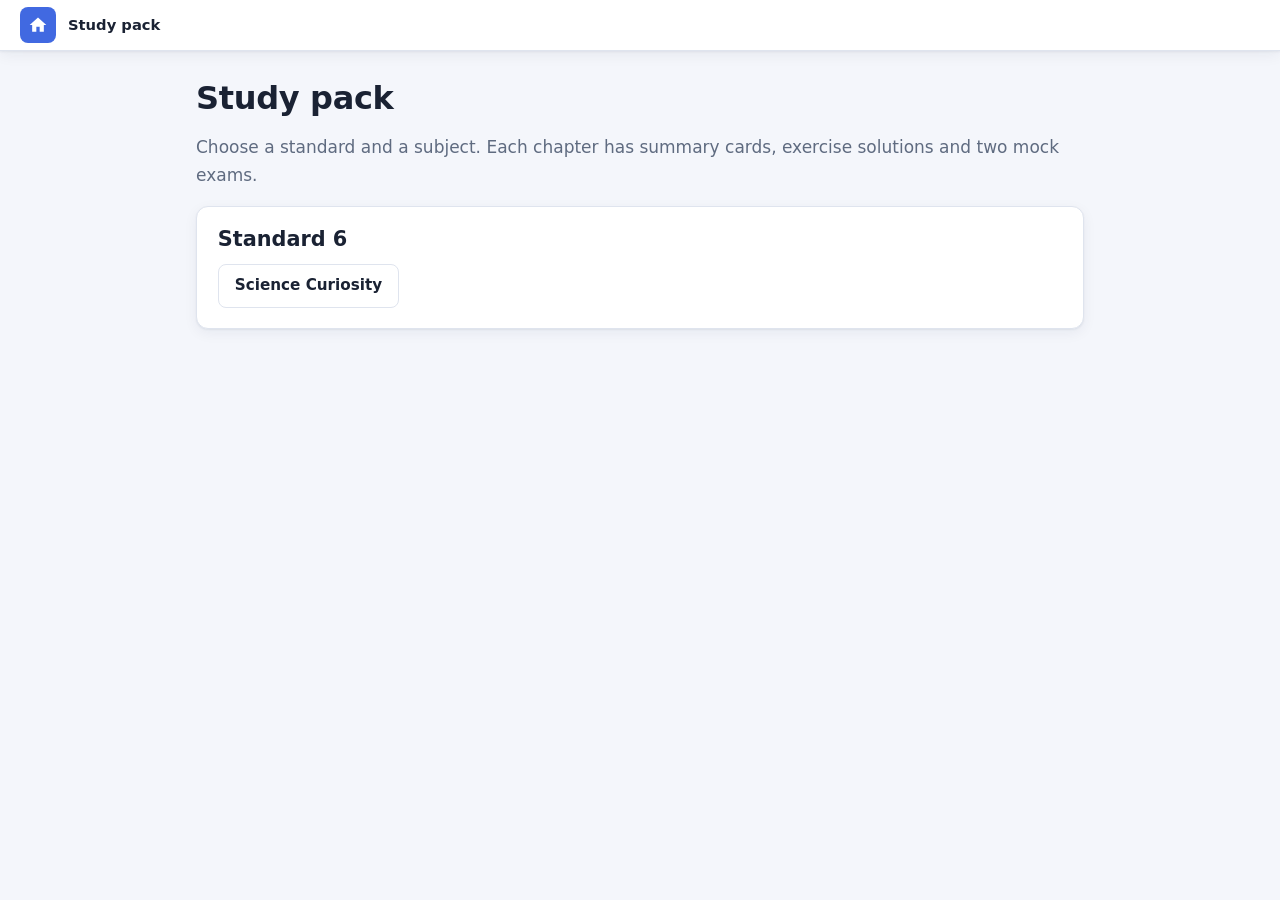
<file: index.html>
<!doctype html>
<html lang="en">
<head>
<meta charset="utf-8">
<meta name="viewport" content="width=device-width, initial-scale=1">
<title>Study pack</title>
<link rel="stylesheet" href="style.css">
</head>
<body>
<header class="topbar">
  <nav class="crumbs" aria-label="Breadcrumb">
    <a class="home" href="index.html" aria-label="Home" title="Home">
      <svg viewBox="0 0 24 24" width="20" height="20" aria-hidden="true"><path fill="currentColor" d="M12 3 2 12h3v8h5v-6h4v6h5v-8h3z"/></svg>
    </a>
    <span class="brand">Study pack</span>
  </nav>
</header>
<main id="top">
<h1>Study pack</h1>
<p class="lead">Choose a standard and a subject. Each chapter has summary cards, exercise solutions and two mock exams.</p>
<section class="chapter-entry">
  <h2>Standard 6</h2>
  <div class="links">
    <a class="button" href="standard-6/science-curiosity/index.html">Science Curiosity</a>
  </div>
</section>
</main>
<script>
// Close an open breadcrumb list when the reader clicks elsewhere.
document.addEventListener("click", (event) => {
  for (const menu of document.querySelectorAll(".menu[open]")) {
    if (!menu.contains(event.target)) menu.open = false;
  }
});
</script>
</body>
</html>
</file>
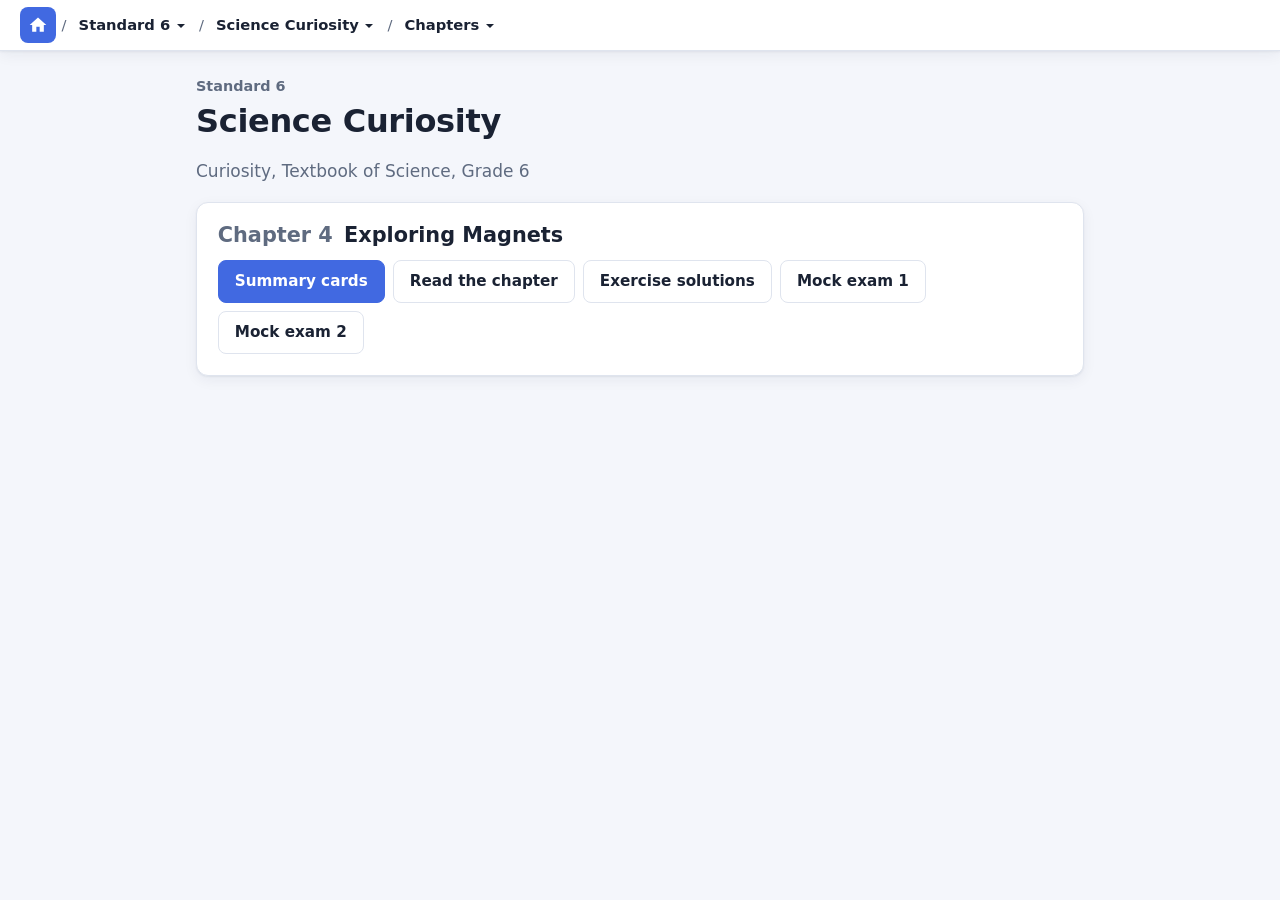
<file: standard-6/science-curiosity/index.html>
<!doctype html>
<html lang="en">
<head>
<meta charset="utf-8">
<meta name="viewport" content="width=device-width, initial-scale=1">
<title>Standard 6: Science Curiosity</title>
<link rel="stylesheet" href="../../style.css">
</head>
<body>
<header class="topbar">
  <nav class="crumbs" aria-label="Breadcrumb">
    <a class="home" href="../../index.html" aria-label="Home" title="Home">
      <svg viewBox="0 0 24 24" width="20" height="20" aria-hidden="true"><path fill="currentColor" d="M12 3 2 12h3v8h5v-6h4v6h5v-8h3z"/></svg>
    </a>
    <span class="crumb">
<span class="sep" aria-hidden="true">/</span>
<details class="menu" name="crumb">
  <summary>Standard 6</summary>
  <ul>
    <li><a href="../../standard-6/science-curiosity/index.html" aria-current="true">Standard 6</a></li>
  </ul>
</details>
</span>

    <span class="crumb">
<span class="sep" aria-hidden="true">/</span>
<details class="menu" name="crumb">
  <summary>Science Curiosity</summary>
  <ul>
    <li><a href="../../standard-6/science-curiosity/index.html" aria-current="true">Science Curiosity</a></li>
  </ul>
</details>
</span>

    <span class="crumb">
<span class="sep" aria-hidden="true">/</span>
<details class="menu" name="crumb">
  <summary>Chapters</summary>
  <ul>
    <li><a href="../../standard-6/science-curiosity/chapter-04/cards.html">Chapter 4: Exploring Magnets</a></li>
  </ul>
</details>
</span>

  </nav>
</header>
<main id="top">
<p class="eyebrow">Standard 6</p>
<h1>Science Curiosity</h1>
<p class="lead">Curiosity, Textbook of Science, Grade 6</p>
<section class="chapter-entry">
  <h2><span class="num">Chapter 4</span> Exploring Magnets</h2>
  <div class="links">
<a class="button primary" href="chapter-04/cards.html">Summary cards</a>    <a class="button" href="chapter-04/chapter.html">Read the chapter</a>
<a class="button" href="chapter-04/solutions.html">Exercise solutions</a>    <a class="button" href="chapter-04/mock-1.html">Mock exam 1</a>
    <a class="button" href="chapter-04/mock-2.html">Mock exam 2</a>
  </div>
</section>
</main>
<script>
// Close an open breadcrumb list when the reader clicks elsewhere.
document.addEventListener("click", (event) => {
  for (const menu of document.querySelectorAll(".menu[open]")) {
    if (!menu.contains(event.target)) menu.open = false;
  }
});
</script>
</body>
</html>
</file>
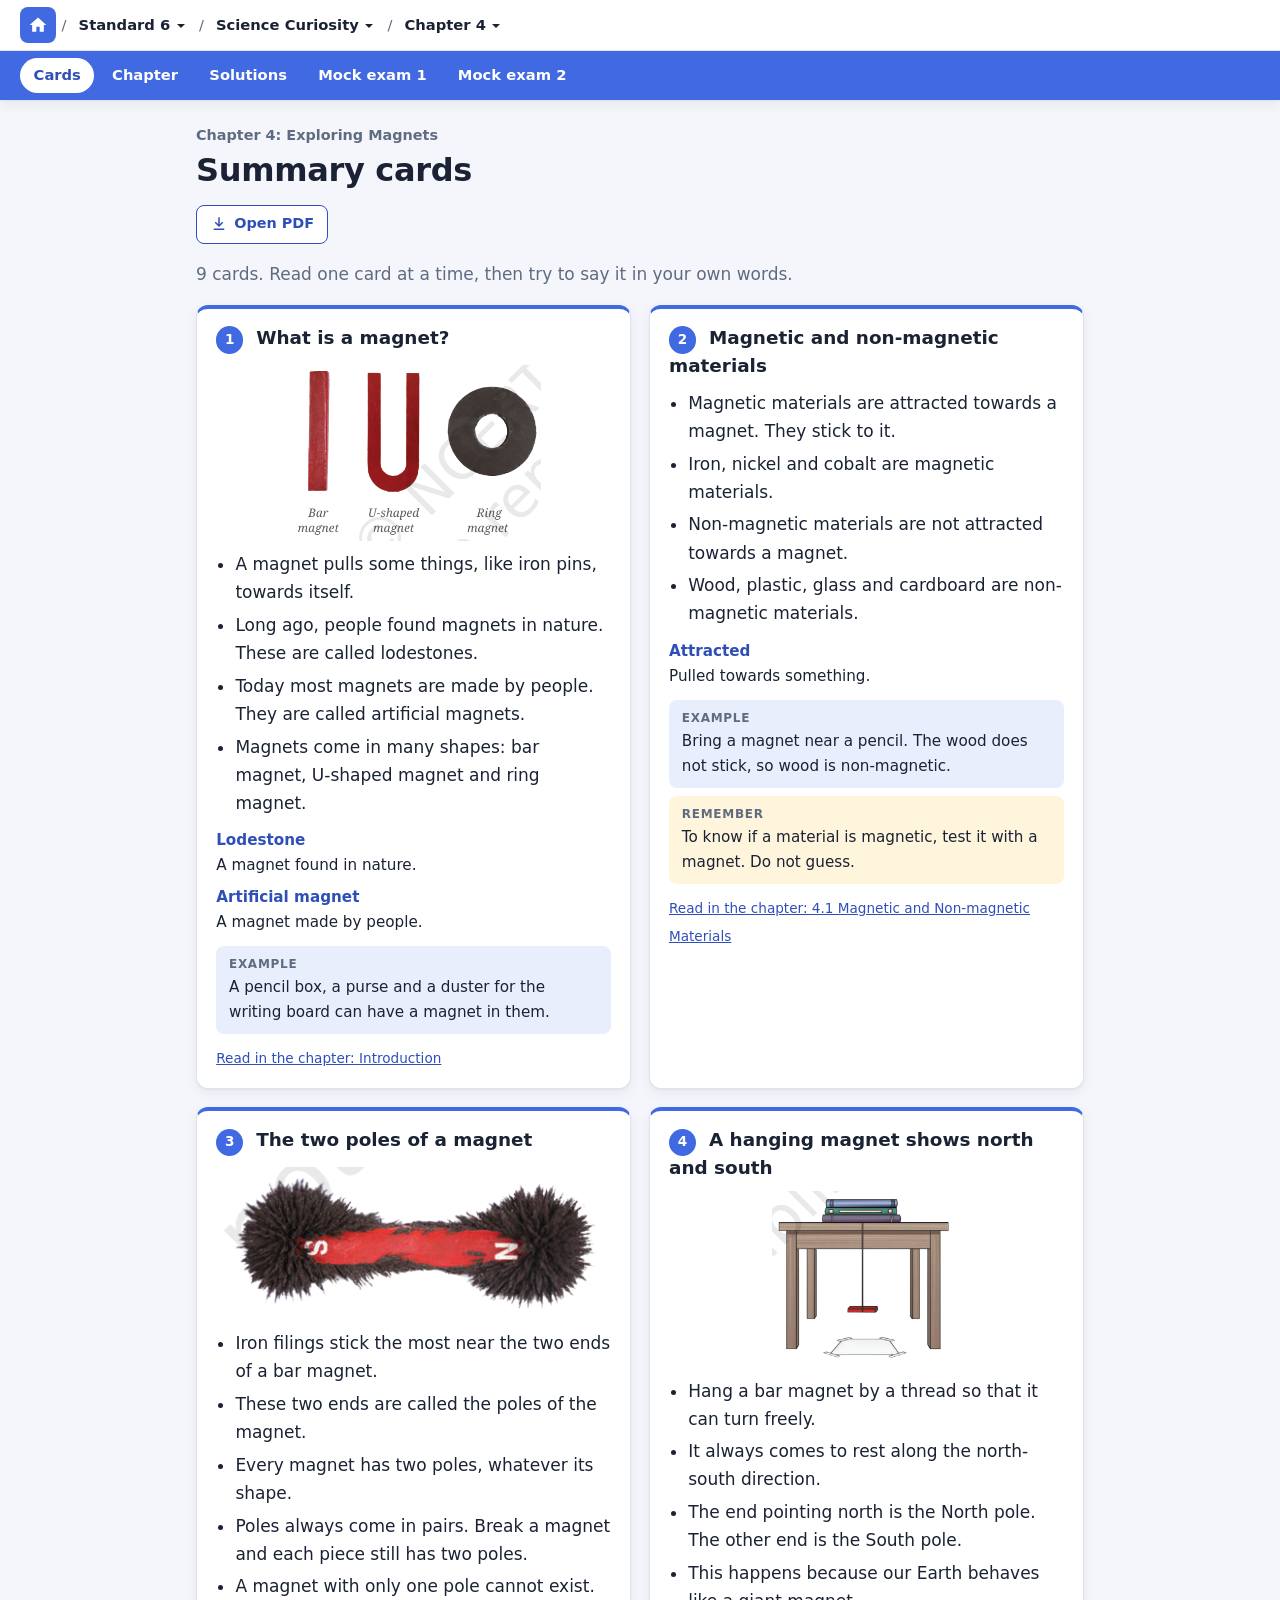
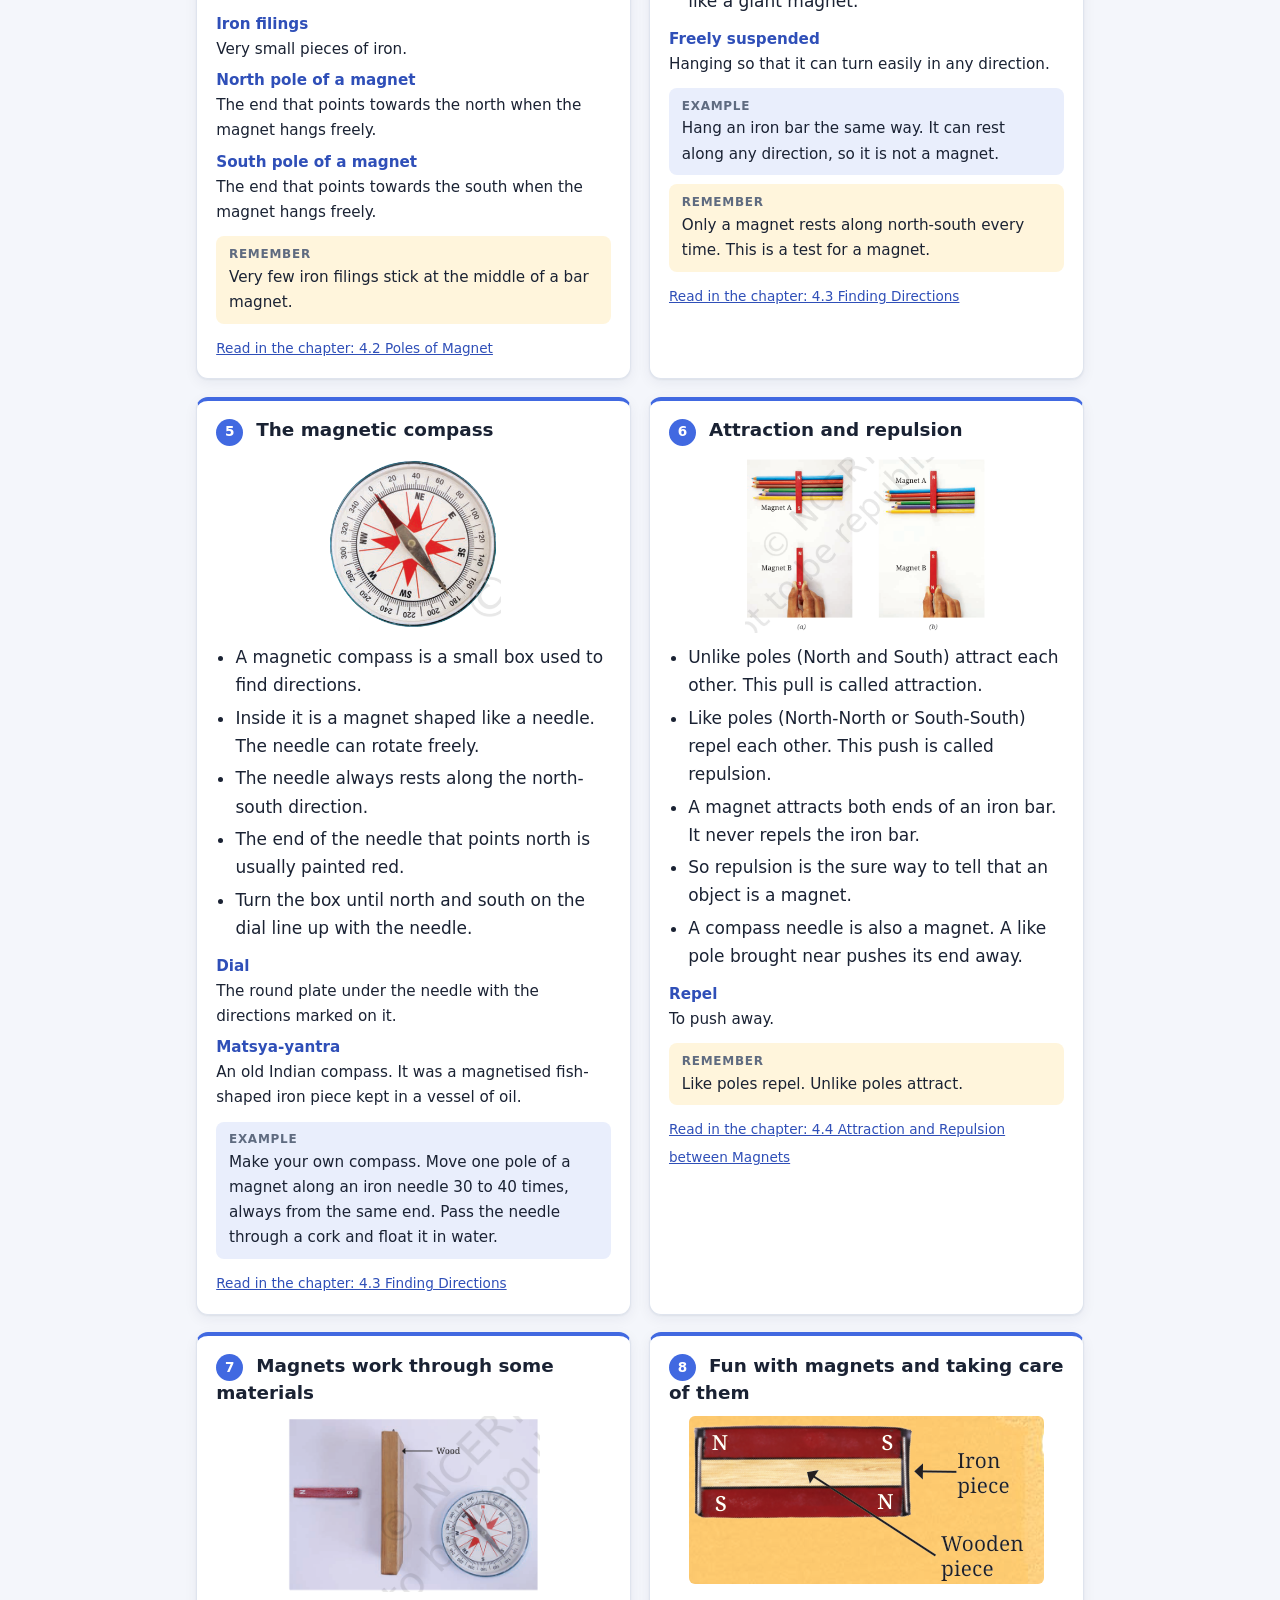
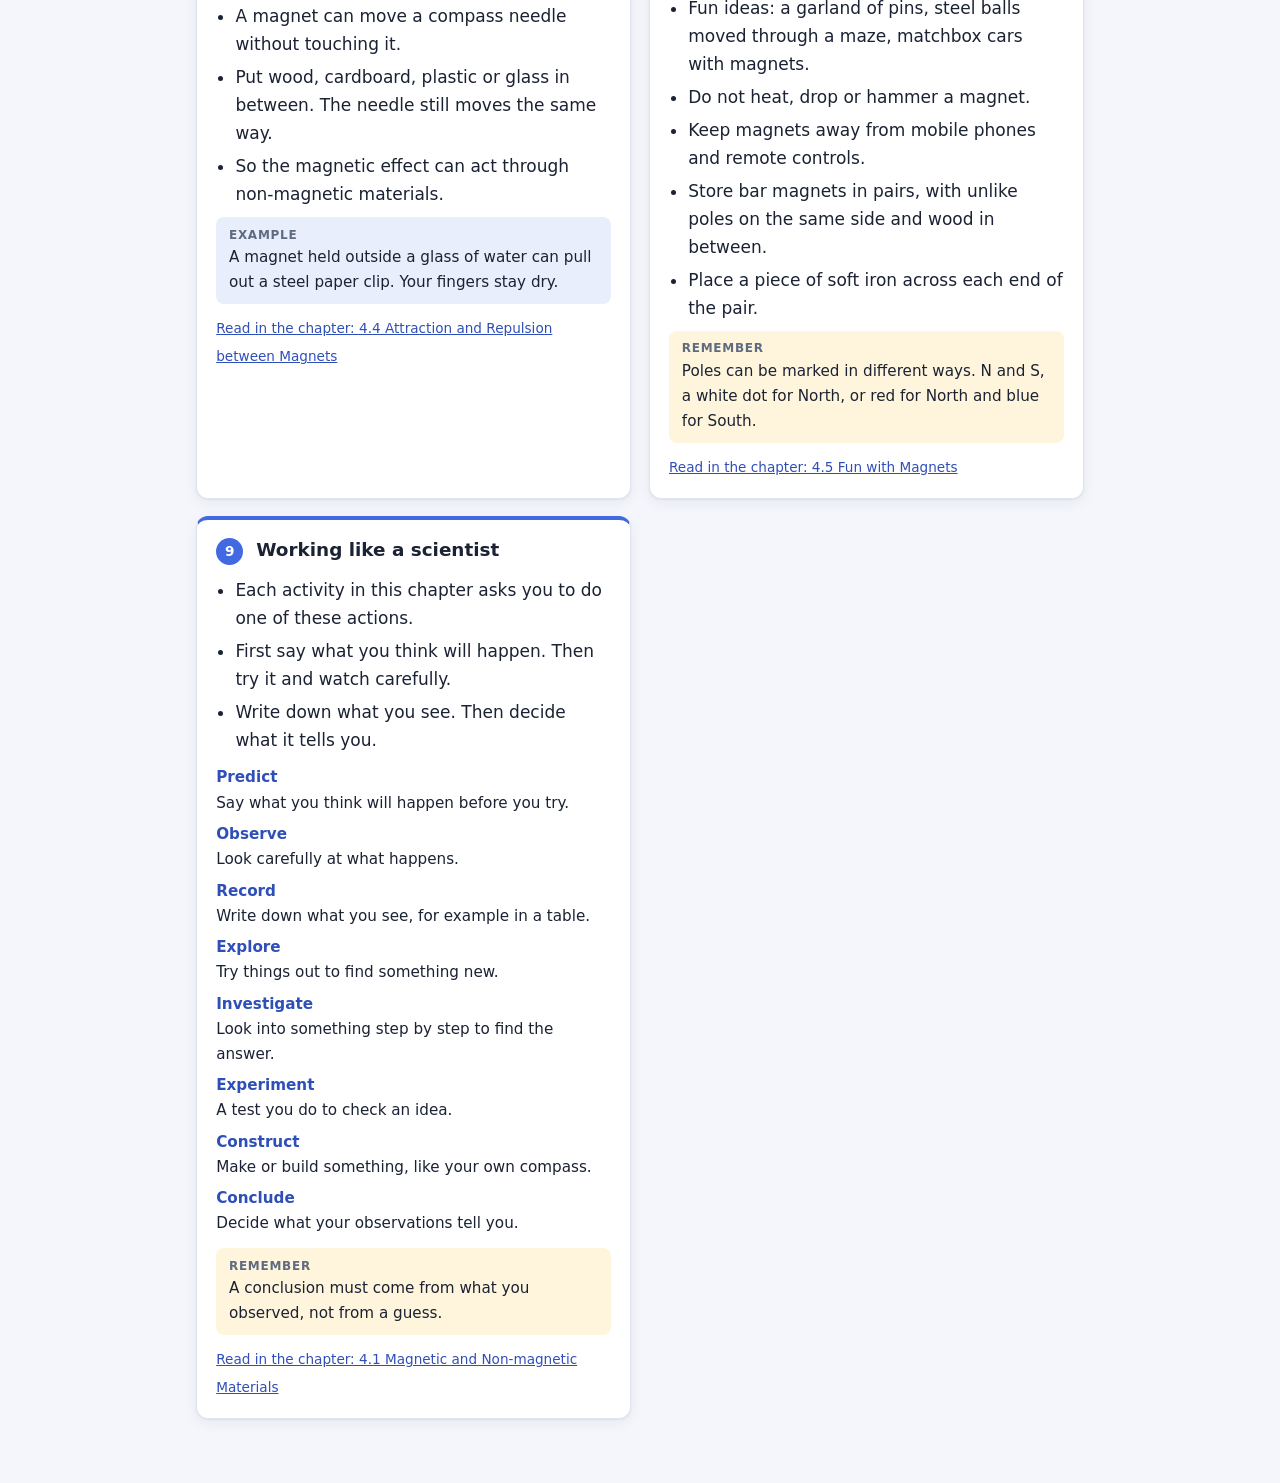
<file: standard-6/science-curiosity/chapter-04/cards.html>
<!doctype html>
<html lang="en">
<head>
<meta charset="utf-8">
<meta name="viewport" content="width=device-width, initial-scale=1">
<title>Cards: Exploring Magnets</title>
<link rel="stylesheet" href="../../../style.css">
</head>
<body>
<header class="topbar">
  <nav class="crumbs" aria-label="Breadcrumb">
    <a class="home" href="../../../index.html" aria-label="Home" title="Home">
      <svg viewBox="0 0 24 24" width="20" height="20" aria-hidden="true"><path fill="currentColor" d="M12 3 2 12h3v8h5v-6h4v6h5v-8h3z"/></svg>
    </a>
    <span class="crumb">
<span class="sep" aria-hidden="true">/</span>
<details class="menu" name="crumb">
  <summary>Standard 6</summary>
  <ul>
    <li><a href="../../../standard-6/science-curiosity/index.html" aria-current="true">Standard 6</a></li>
  </ul>
</details>
</span>

    <span class="crumb">
<span class="sep" aria-hidden="true">/</span>
<details class="menu" name="crumb">
  <summary>Science Curiosity</summary>
  <ul>
    <li><a href="../../../standard-6/science-curiosity/index.html" aria-current="true">Science Curiosity</a></li>
  </ul>
</details>
</span>

    <span class="crumb">
<span class="sep" aria-hidden="true">/</span>
<details class="menu" name="crumb">
  <summary>Chapter 4</summary>
  <ul>
    <li><a href="../../../standard-6/science-curiosity/chapter-04/cards.html" aria-current="true">Chapter 4: Exploring Magnets</a></li>
  </ul>
</details>
</span>

  </nav>
  <nav class="tabs" aria-label="Pages of this chapter">
      <a href="cards.html" aria-current="page">Cards</a>

      <a href="chapter.html">Chapter</a>

      <a href="solutions.html">Solutions</a>

      <a href="mock-1.html">Mock exam 1</a>

      <a href="mock-2.html">Mock exam 2</a>

  </nav>
</header>
<main id="top">
<p class="eyebrow">Chapter 4: Exploring Magnets</p>
<h1>Summary cards</h1>
<p class="actions no-print">
  <a class="button download" href="cards.pdf" target="_blank" rel="noopener">
    <svg viewBox="0 0 24 24" width="18" height="18" aria-hidden="true"><path fill="currentColor" d="M11 3h2v9.2l3.3-3.3 1.4 1.4L12 16l-5.7-5.7 1.4-1.4L11 12.2zM5 18h14v2H5z"/></svg>
    Open PDF
  </a>
</p>

<p class="lead">9 cards. Read one card at a time, then try to say it in your own words.</p>
<div class="cards">
<article class="card" id="card-what-is-a-magnet">
  <h2><span class="num">1</span> What is a magnet?</h2>
<img src="images/fig-4-2.png" alt="A bar magnet, a U-shaped magnet and a ring magnet">  <ul><li>A magnet pulls some things, like iron pins, towards itself.</li><li>Long ago, people found magnets in nature. These are called lodestones.</li><li>Today most magnets are made by people. They are called artificial magnets.</li><li>Magnets come in many shapes: bar magnet, U-shaped magnet and ring magnet.</li></ul>
  <dl><dt>Lodestone</dt><dd>A magnet found in nature.</dd><dt>Artificial magnet</dt><dd>A magnet made by people.</dd></dl>
<p class="example"><strong>Example</strong> A pencil box, a purse and a duster for the writing board can have a magnet in them.</p>  <a class="small-link" href="chapter.html#top">Read in the chapter: Introduction</a>
</article>
<article class="card" id="card-magnetic-materials">
  <h2><span class="num">2</span> Magnetic and non-magnetic materials</h2>
  <ul><li>Magnetic materials are attracted towards a magnet. They stick to it.</li><li>Iron, nickel and cobalt are magnetic materials.</li><li>Non-magnetic materials are not attracted towards a magnet.</li><li>Wood, plastic, glass and cardboard are non-magnetic materials.</li></ul>
  <dl><dt>Attracted</dt><dd>Pulled towards something.</dd></dl>
<p class="example"><strong>Example</strong> Bring a magnet near a pencil. The wood does not stick, so wood is non-magnetic.</p><p class="remember"><strong>Remember</strong> To know if a material is magnetic, test it with a magnet. Do not guess.</p>  <a class="small-link" href="chapter.html#s-4-1">Read in the chapter: 4.1 Magnetic and Non-magnetic Materials</a>
</article>
<article class="card" id="card-poles">
  <h2><span class="num">3</span> The two poles of a magnet</h2>
<img src="images/fig-4-4.png" alt="Iron filings sticking mostly to the two ends of a bar magnet">  <ul><li>Iron filings stick the most near the two ends of a bar magnet.</li><li>These two ends are called the poles of the magnet.</li><li>Every magnet has two poles, whatever its shape.</li><li>Poles always come in pairs. Break a magnet and each piece still has two poles.</li><li>A magnet with only one pole cannot exist.</li></ul>
  <dl><dt>Iron filings</dt><dd>Very small pieces of iron.</dd><dt>North pole of a magnet</dt><dd>The end that points towards the north when the magnet hangs freely.</dd><dt>South pole of a magnet</dt><dd>The end that points towards the south when the magnet hangs freely.</dd></dl>
<p class="remember"><strong>Remember</strong> Very few iron filings stick at the middle of a bar magnet.</p>  <a class="small-link" href="chapter.html#s-4-2">Read in the chapter: 4.2 Poles of Magnet</a>
</article>
<article class="card" id="card-finding-directions">
  <h2><span class="num">4</span> A hanging magnet shows north and south</h2>
<img src="images/fig-4-5.png" alt="A bar magnet hanging from a thread tied to its middle">  <ul><li>Hang a bar magnet by a thread so that it can turn freely.</li><li>It always comes to rest along the north-south direction.</li><li>The end pointing north is the North pole. The other end is the South pole.</li><li>This happens because our Earth behaves like a giant magnet.</li></ul>
  <dl><dt>Freely suspended</dt><dd>Hanging so that it can turn easily in any direction.</dd></dl>
<p class="example"><strong>Example</strong> Hang an iron bar the same way. It can rest along any direction, so it is not a magnet.</p><p class="remember"><strong>Remember</strong> Only a magnet rests along north-south every time. This is a test for a magnet.</p>  <a class="small-link" href="chapter.html#s-4-3">Read in the chapter: 4.3 Finding Directions</a>
</article>
<article class="card" id="card-magnetic-compass">
  <h2><span class="num">5</span> The magnetic compass</h2>
<img src="images/fig-4-6.png" alt="A magnetic compass with a needle and a dial">  <ul><li>A magnetic compass is a small box used to find directions.</li><li>Inside it is a magnet shaped like a needle. The needle can rotate freely.</li><li>The needle always rests along the north-south direction.</li><li>The end of the needle that points north is usually painted red.</li><li>Turn the box until north and south on the dial line up with the needle.</li></ul>
  <dl><dt>Dial</dt><dd>The round plate under the needle with the directions marked on it.</dd><dt>Matsya-yantra</dt><dd>An old Indian compass. It was a magnetised fish-shaped iron piece kept in a vessel of oil.</dd></dl>
<p class="example"><strong>Example</strong> Make your own compass. Move one pole of a magnet along an iron needle 30 to 40 times, always from the same end. Pass the needle through a cork and float it in water.</p>  <a class="small-link" href="chapter.html#s-4-3">Read in the chapter: 4.3 Finding Directions</a>
</article>
<article class="card" id="card-attraction-repulsion">
  <h2><span class="num">6</span> Attraction and repulsion</h2>
<img src="images/fig-4-8.png" alt="Two bar magnets, one resting on round pencils and one held near it">  <ul><li>Unlike poles (North and South) attract each other. This pull is called attraction.</li><li>Like poles (North-North or South-South) repel each other. This push is called repulsion.</li><li>A magnet attracts both ends of an iron bar. It never repels the iron bar.</li><li>So repulsion is the sure way to tell that an object is a magnet.</li><li>A compass needle is also a magnet. A like pole brought near pushes its end away.</li></ul>
  <dl><dt>Repel</dt><dd>To push away.</dd></dl>
<p class="remember"><strong>Remember</strong> Like poles repel. Unlike poles attract.</p>  <a class="small-link" href="chapter.html#s-4-4">Read in the chapter: 4.4 Attraction and Repulsion between Magnets</a>
</article>
<article class="card" id="card-through-materials">
  <h2><span class="num">7</span> Magnets work through some materials</h2>
<img src="images/fig-4-10.png" alt="A piece of wood placed between a bar magnet and a compass">  <ul><li>A magnet can move a compass needle without touching it.</li><li>Put wood, cardboard, plastic or glass in between. The needle still moves the same way.</li><li>So the magnetic effect can act through non-magnetic materials.</li></ul>
<p class="example"><strong>Example</strong> A magnet held outside a glass of water can pull out a steel paper clip. Your fingers stay dry.</p>  <a class="small-link" href="chapter.html#s-4-4">Read in the chapter: 4.4 Attraction and Repulsion between Magnets</a>
</article>
<article class="card" id="card-fun-and-care">
  <h2><span class="num">8</span> Fun with magnets and taking care of them</h2>
<img src="images/fig-storing-magnets.png" alt="Two bar magnets stored with wood between them and iron pieces across the ends">  <ul><li>Fun ideas: a garland of pins, steel balls moved through a maze, matchbox cars with magnets.</li><li>Do not heat, drop or hammer a magnet.</li><li>Keep magnets away from mobile phones and remote controls.</li><li>Store bar magnets in pairs, with unlike poles on the same side and wood in between.</li><li>Place a piece of soft iron across each end of the pair.</li></ul>
<p class="remember"><strong>Remember</strong> Poles can be marked in different ways. N and S, a white dot for North, or red for North and blue for South.</p>  <a class="small-link" href="chapter.html#s-4-5">Read in the chapter: 4.5 Fun with Magnets</a>
</article>
<article class="card" id="card-science-words">
  <h2><span class="num">9</span> Working like a scientist</h2>
  <ul><li>Each activity in this chapter asks you to do one of these actions.</li><li>First say what you think will happen. Then try it and watch carefully.</li><li>Write down what you see. Then decide what it tells you.</li></ul>
  <dl><dt>Predict</dt><dd>Say what you think will happen before you try.</dd><dt>Observe</dt><dd>Look carefully at what happens.</dd><dt>Record</dt><dd>Write down what you see, for example in a table.</dd><dt>Explore</dt><dd>Try things out to find something new.</dd><dt>Investigate</dt><dd>Look into something step by step to find the answer.</dd><dt>Experiment</dt><dd>A test you do to check an idea.</dd><dt>Construct</dt><dd>Make or build something, like your own compass.</dd><dt>Conclude</dt><dd>Decide what your observations tell you.</dd></dl>
<p class="remember"><strong>Remember</strong> A conclusion must come from what you observed, not from a guess.</p>  <a class="small-link" href="chapter.html#s-4-1">Read in the chapter: 4.1 Magnetic and Non-magnetic Materials</a>
</article>
</div>
</main>
<script>
// Close an open breadcrumb list when the reader clicks elsewhere.
document.addEventListener("click", (event) => {
  for (const menu of document.querySelectorAll(".menu[open]")) {
    if (!menu.contains(event.target)) menu.open = false;
  }
});
</script>
</body>
</html>
</file>
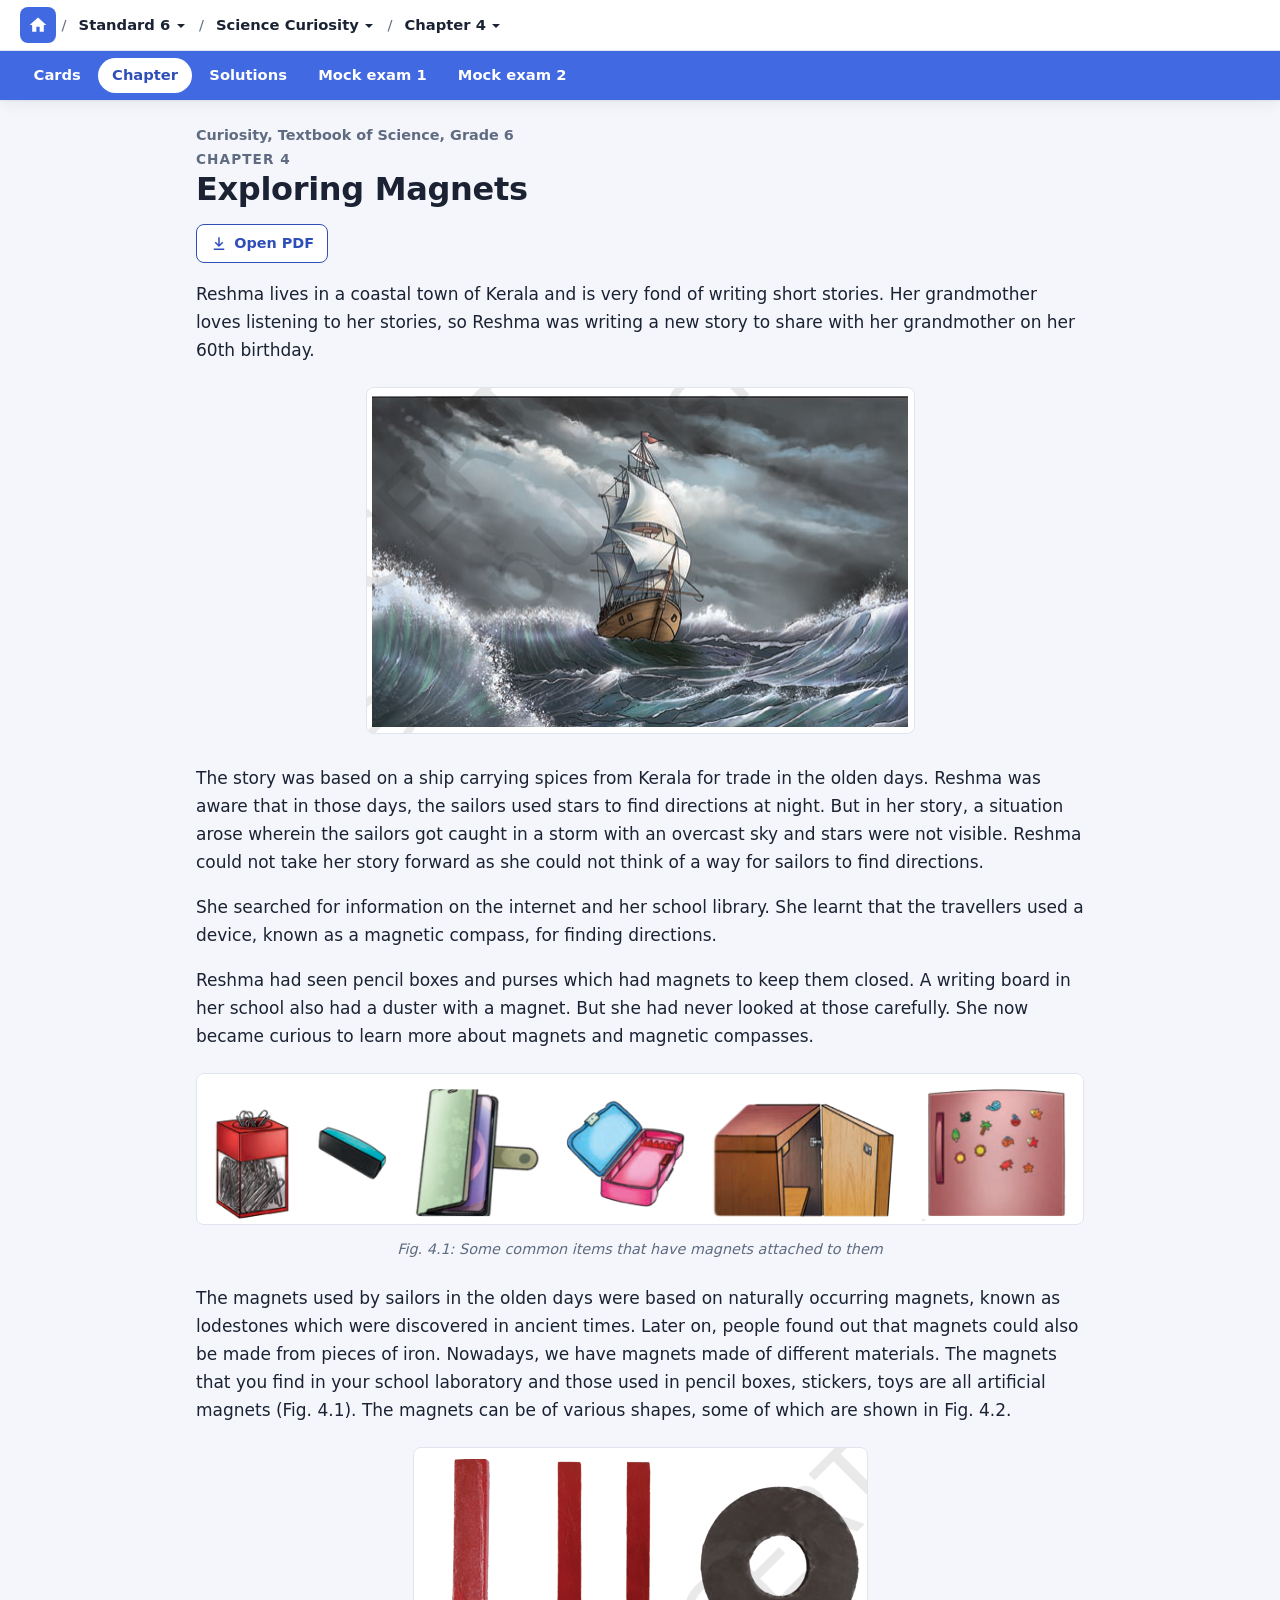
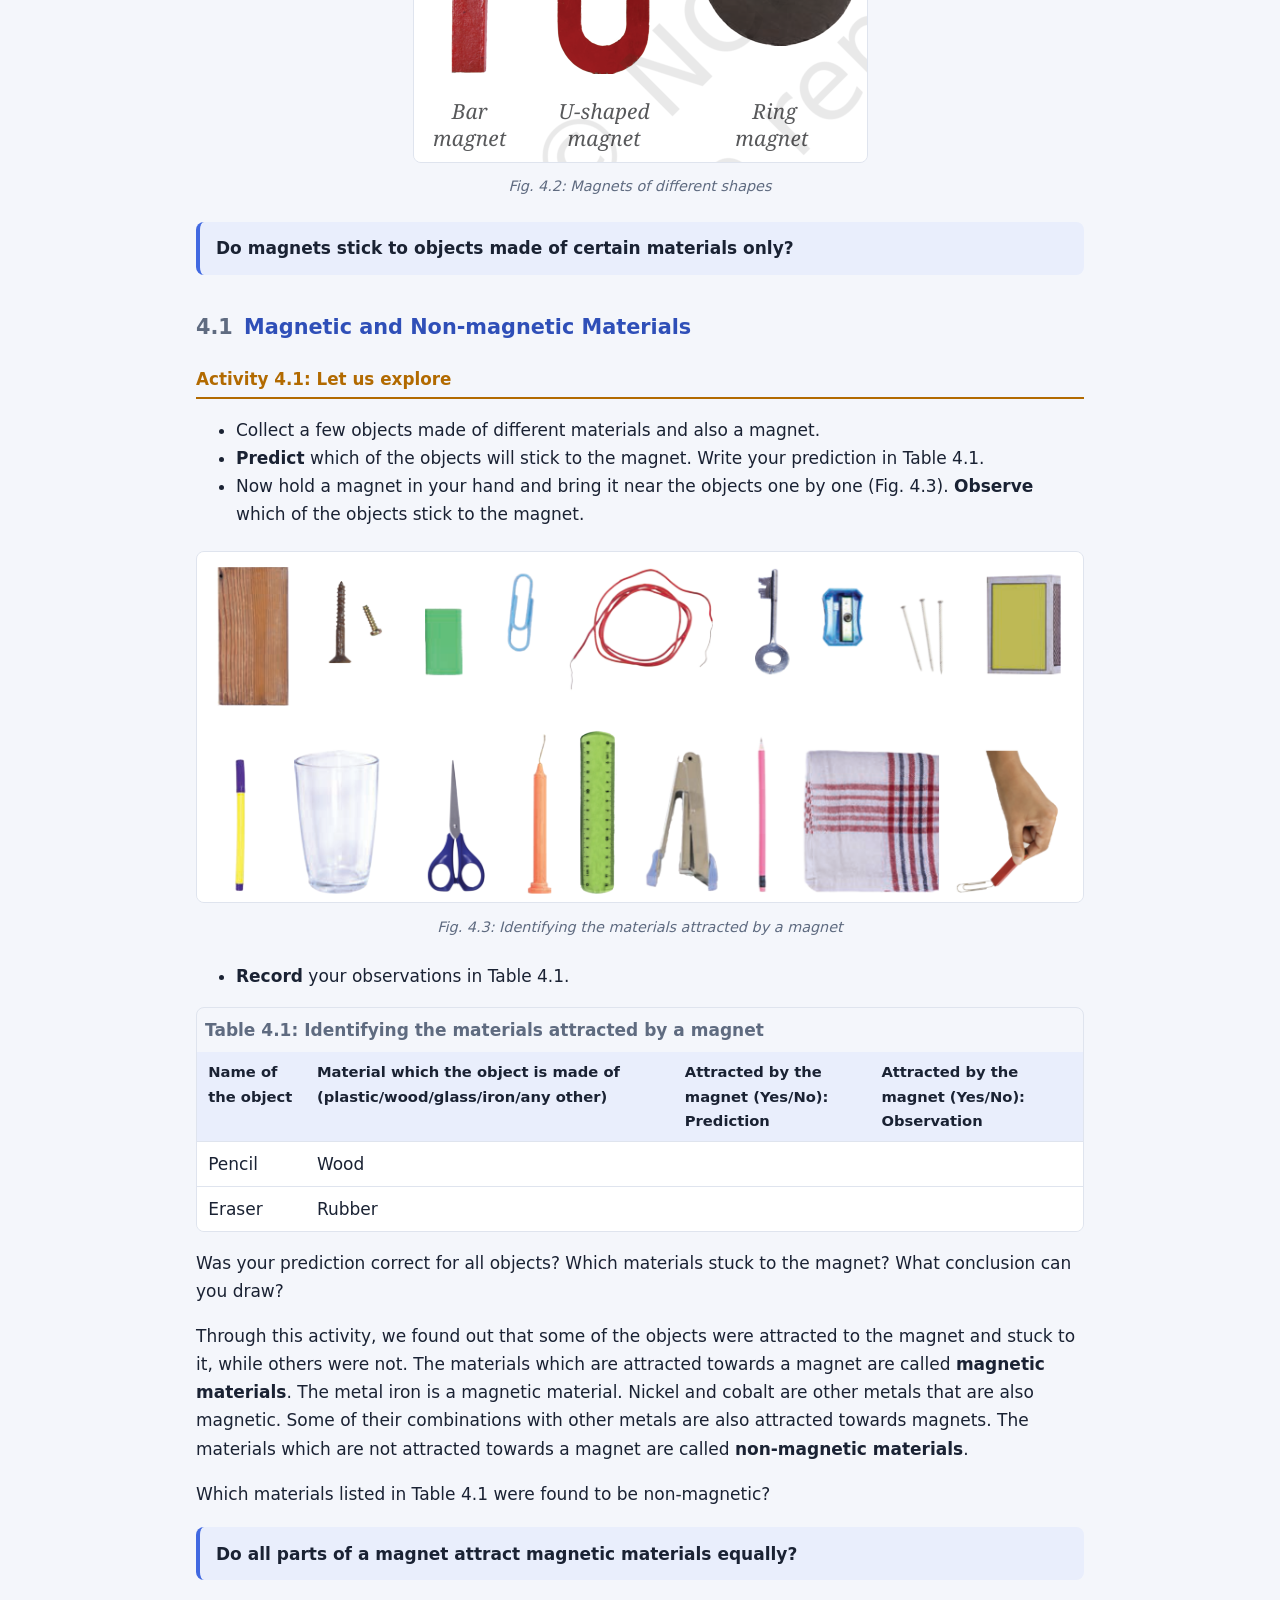
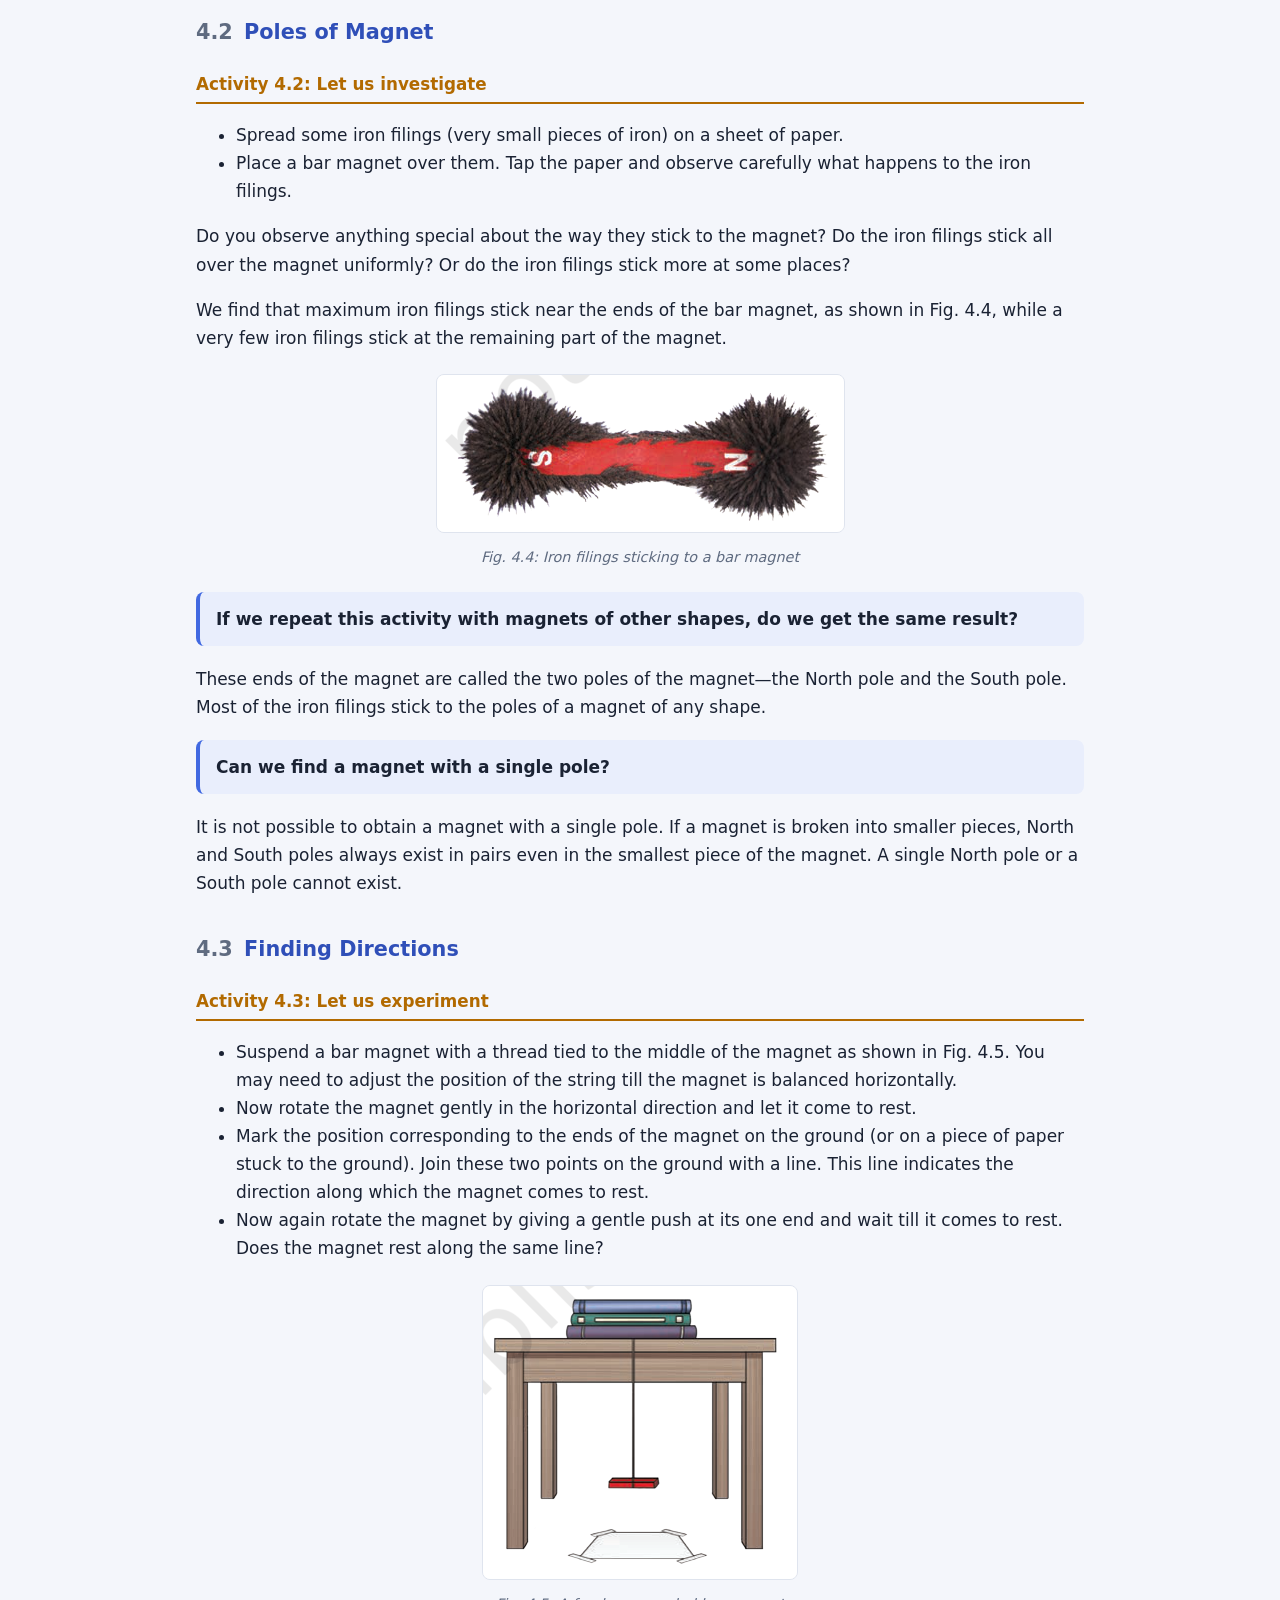
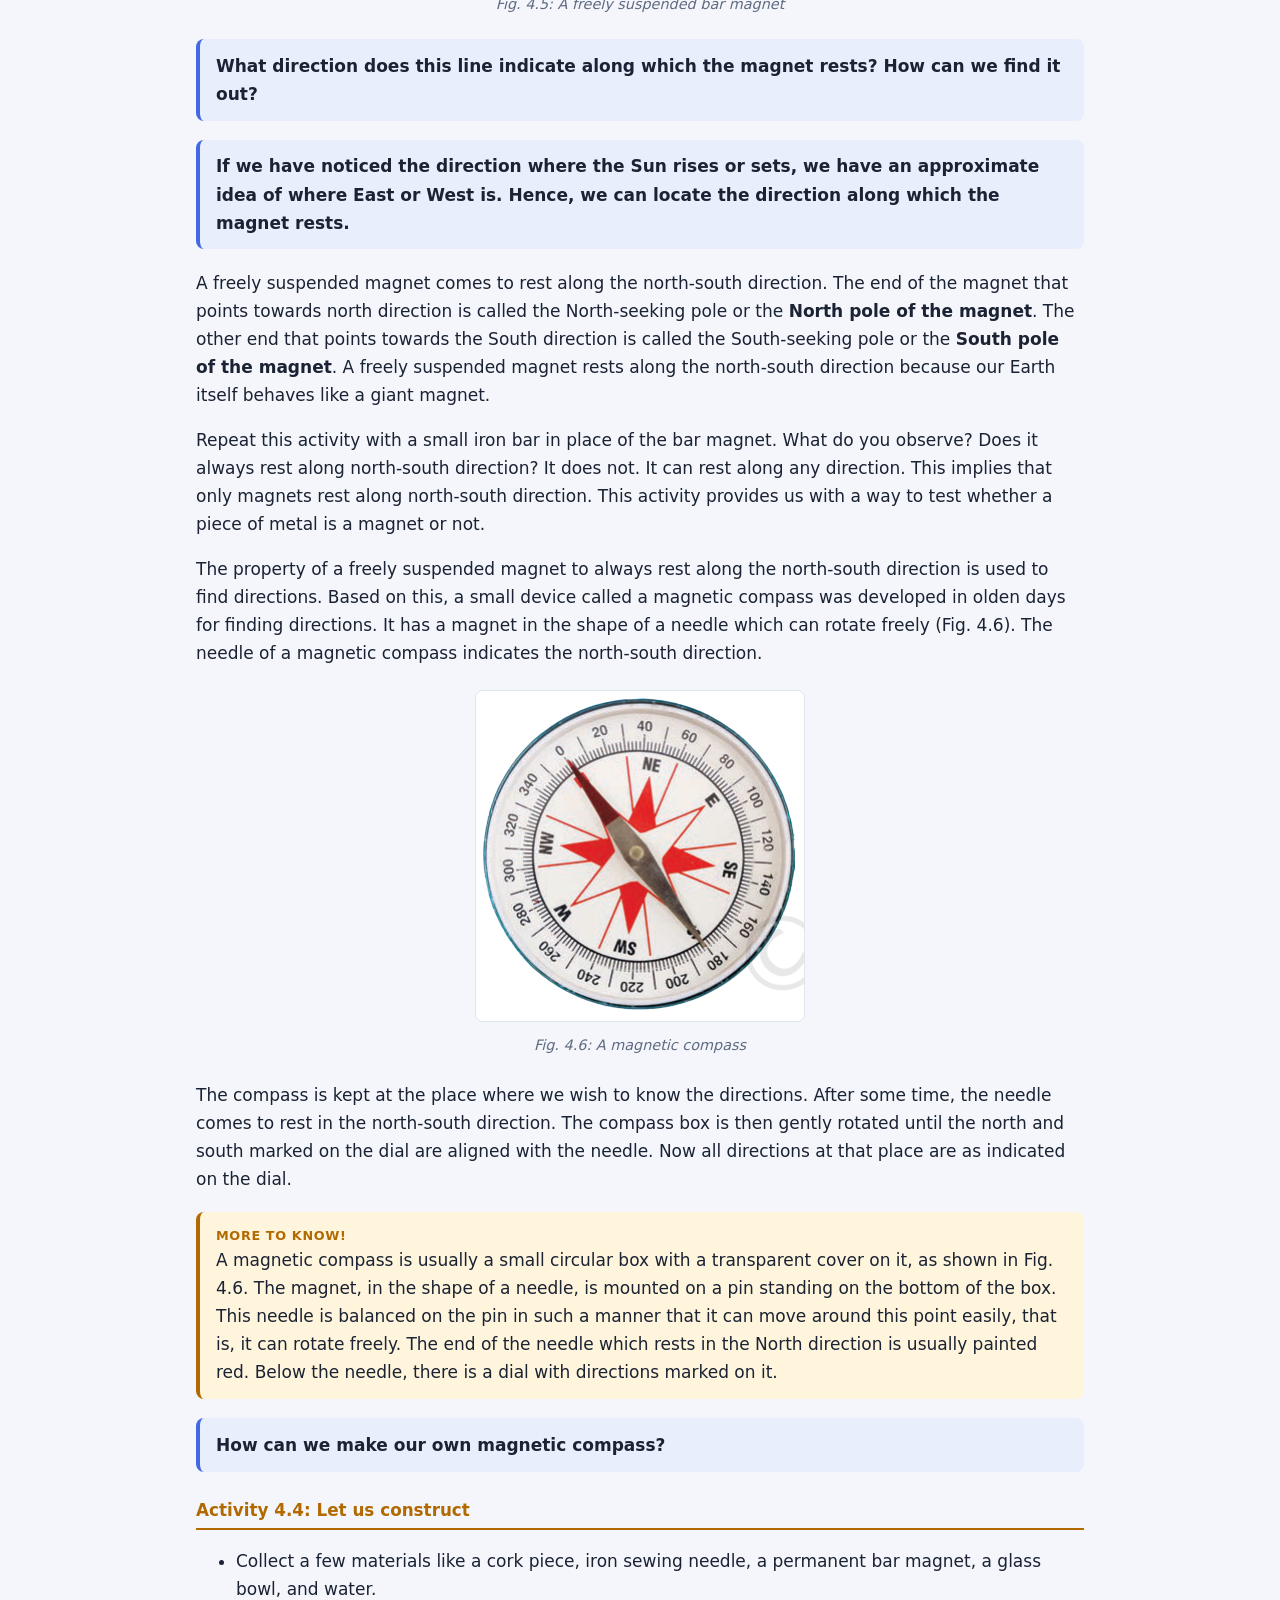
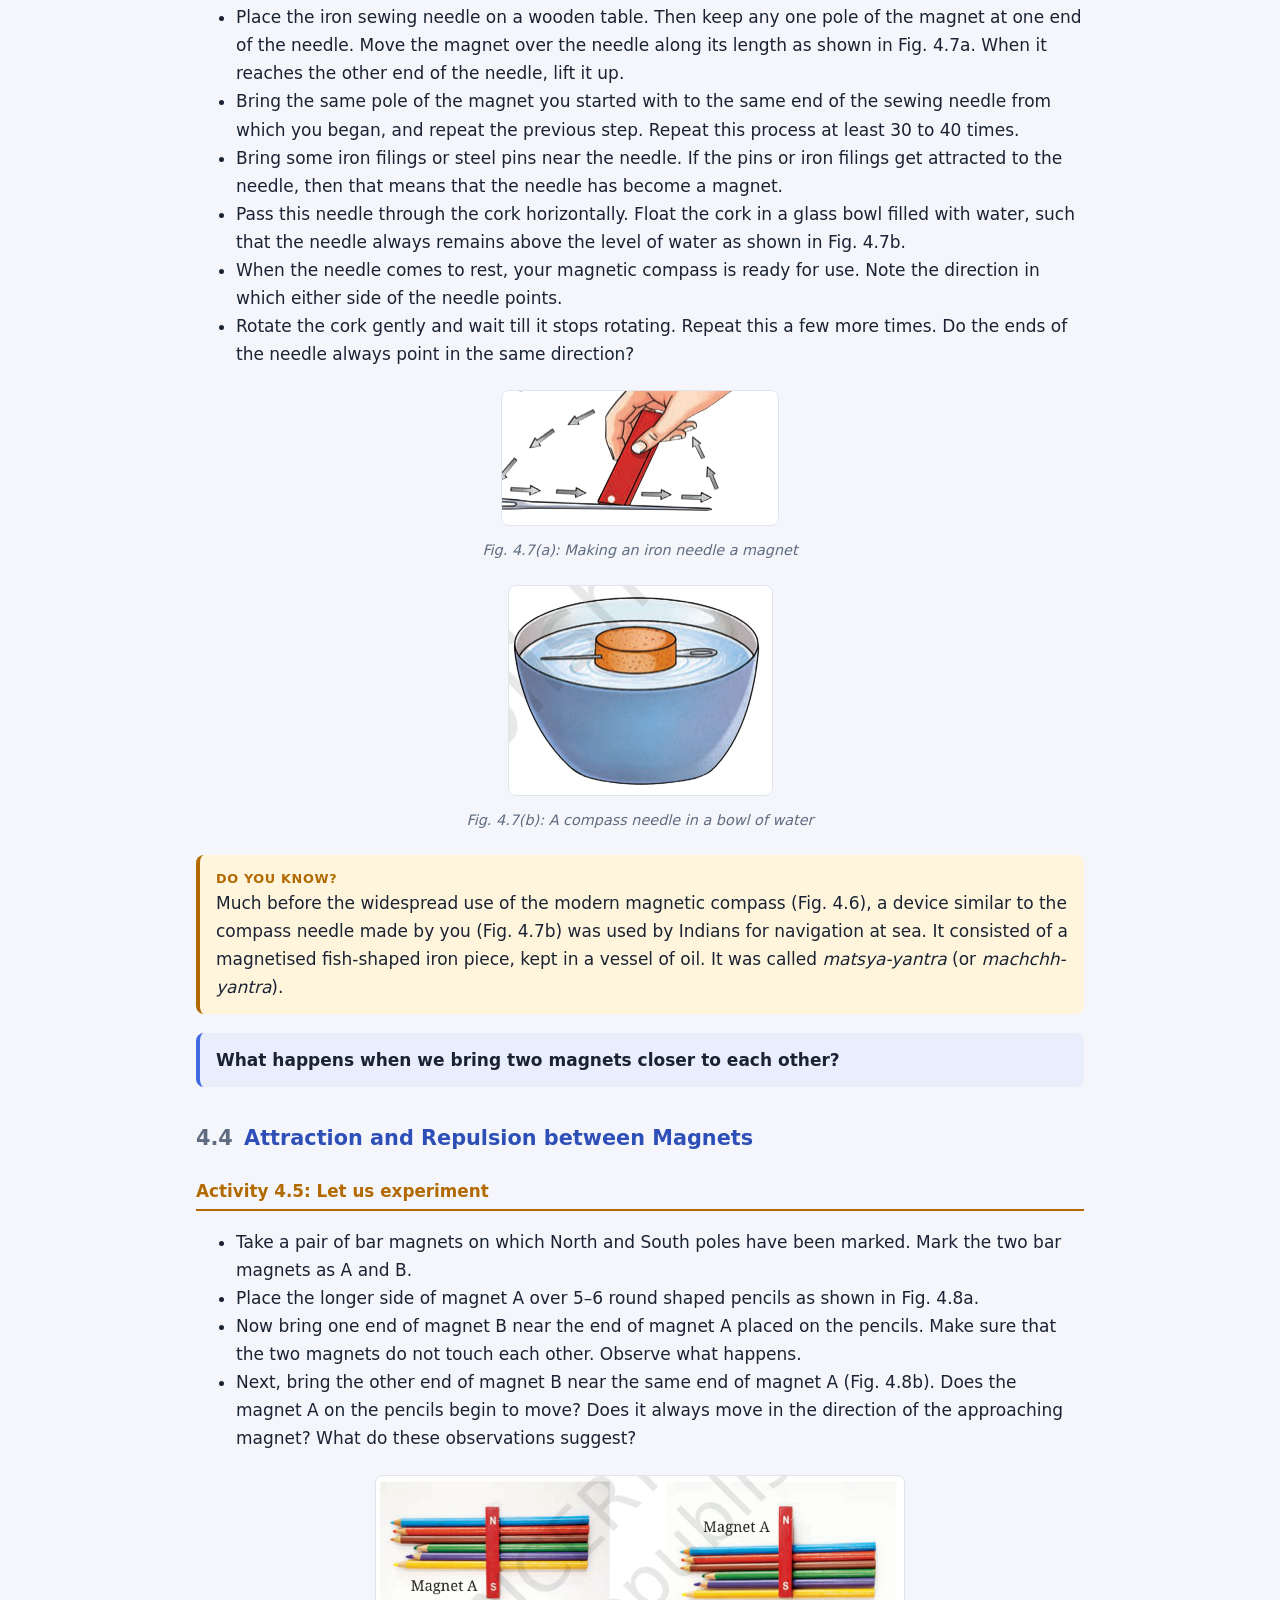
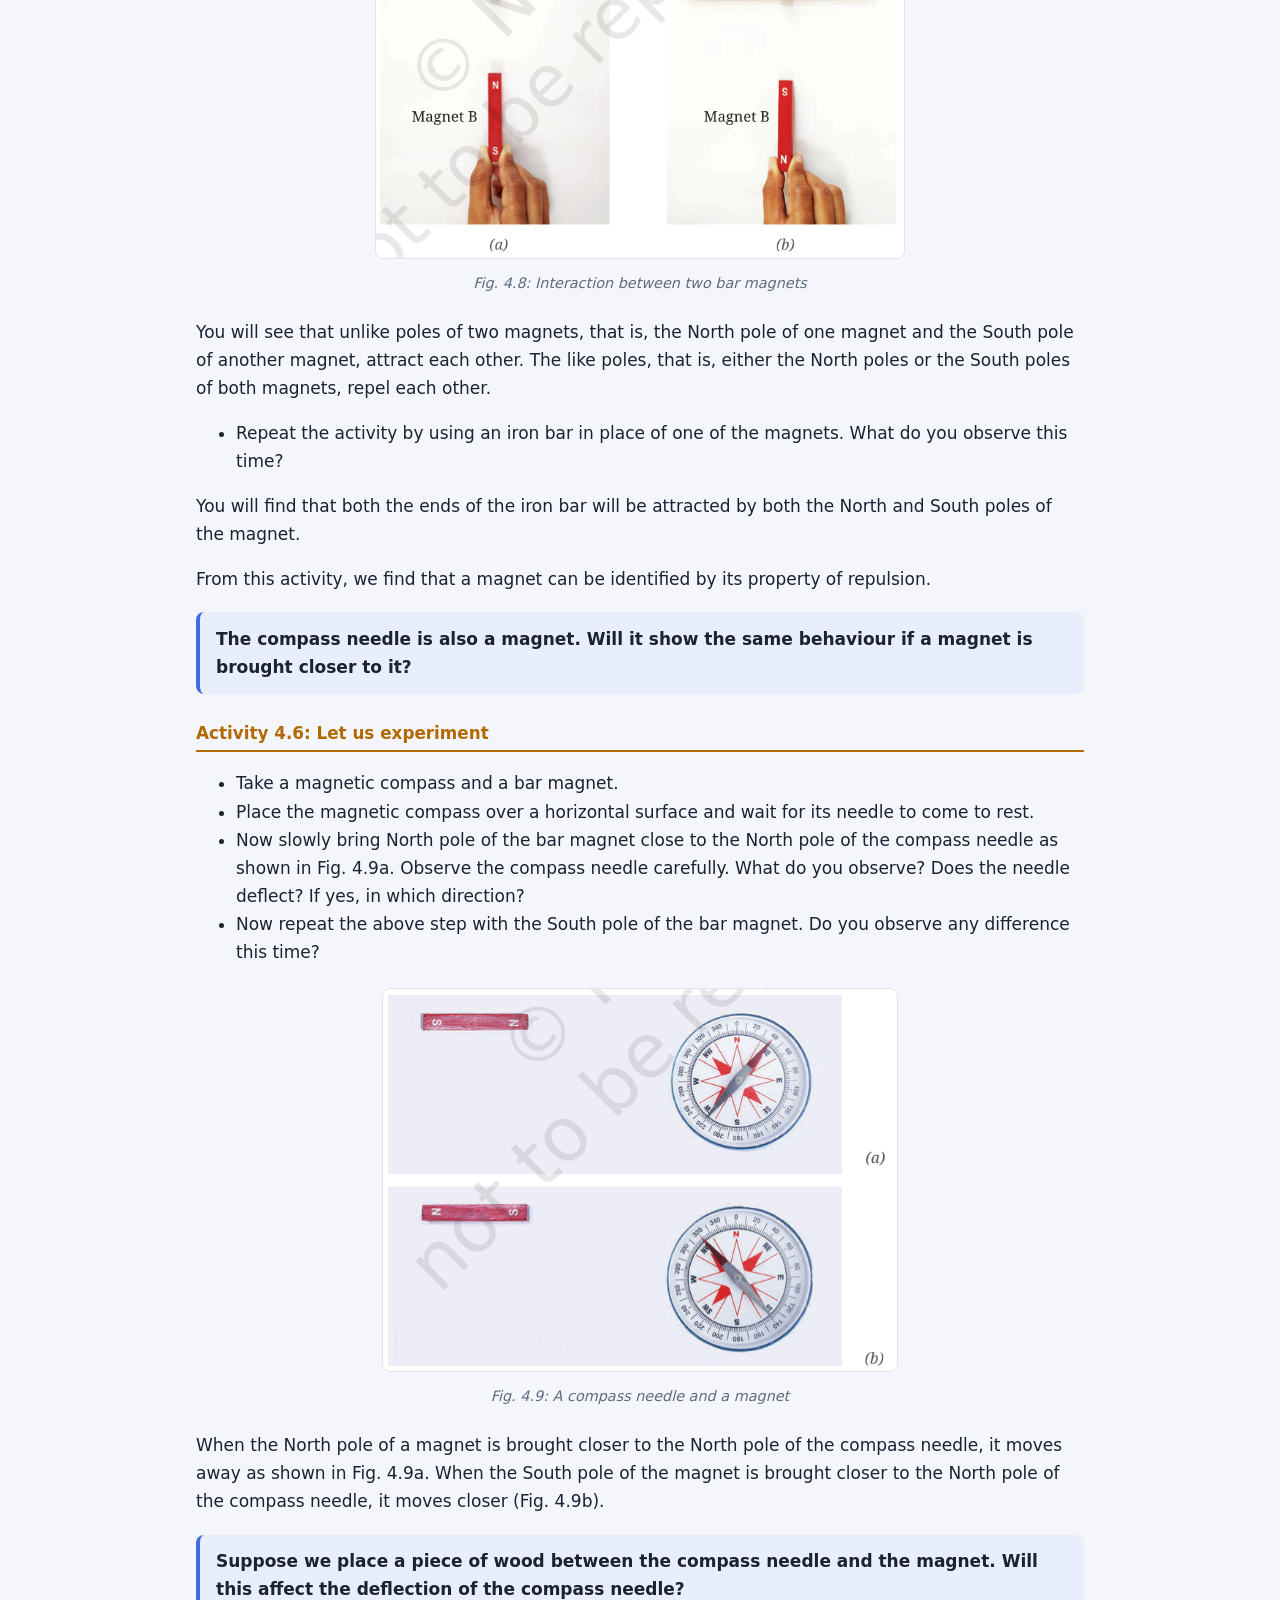
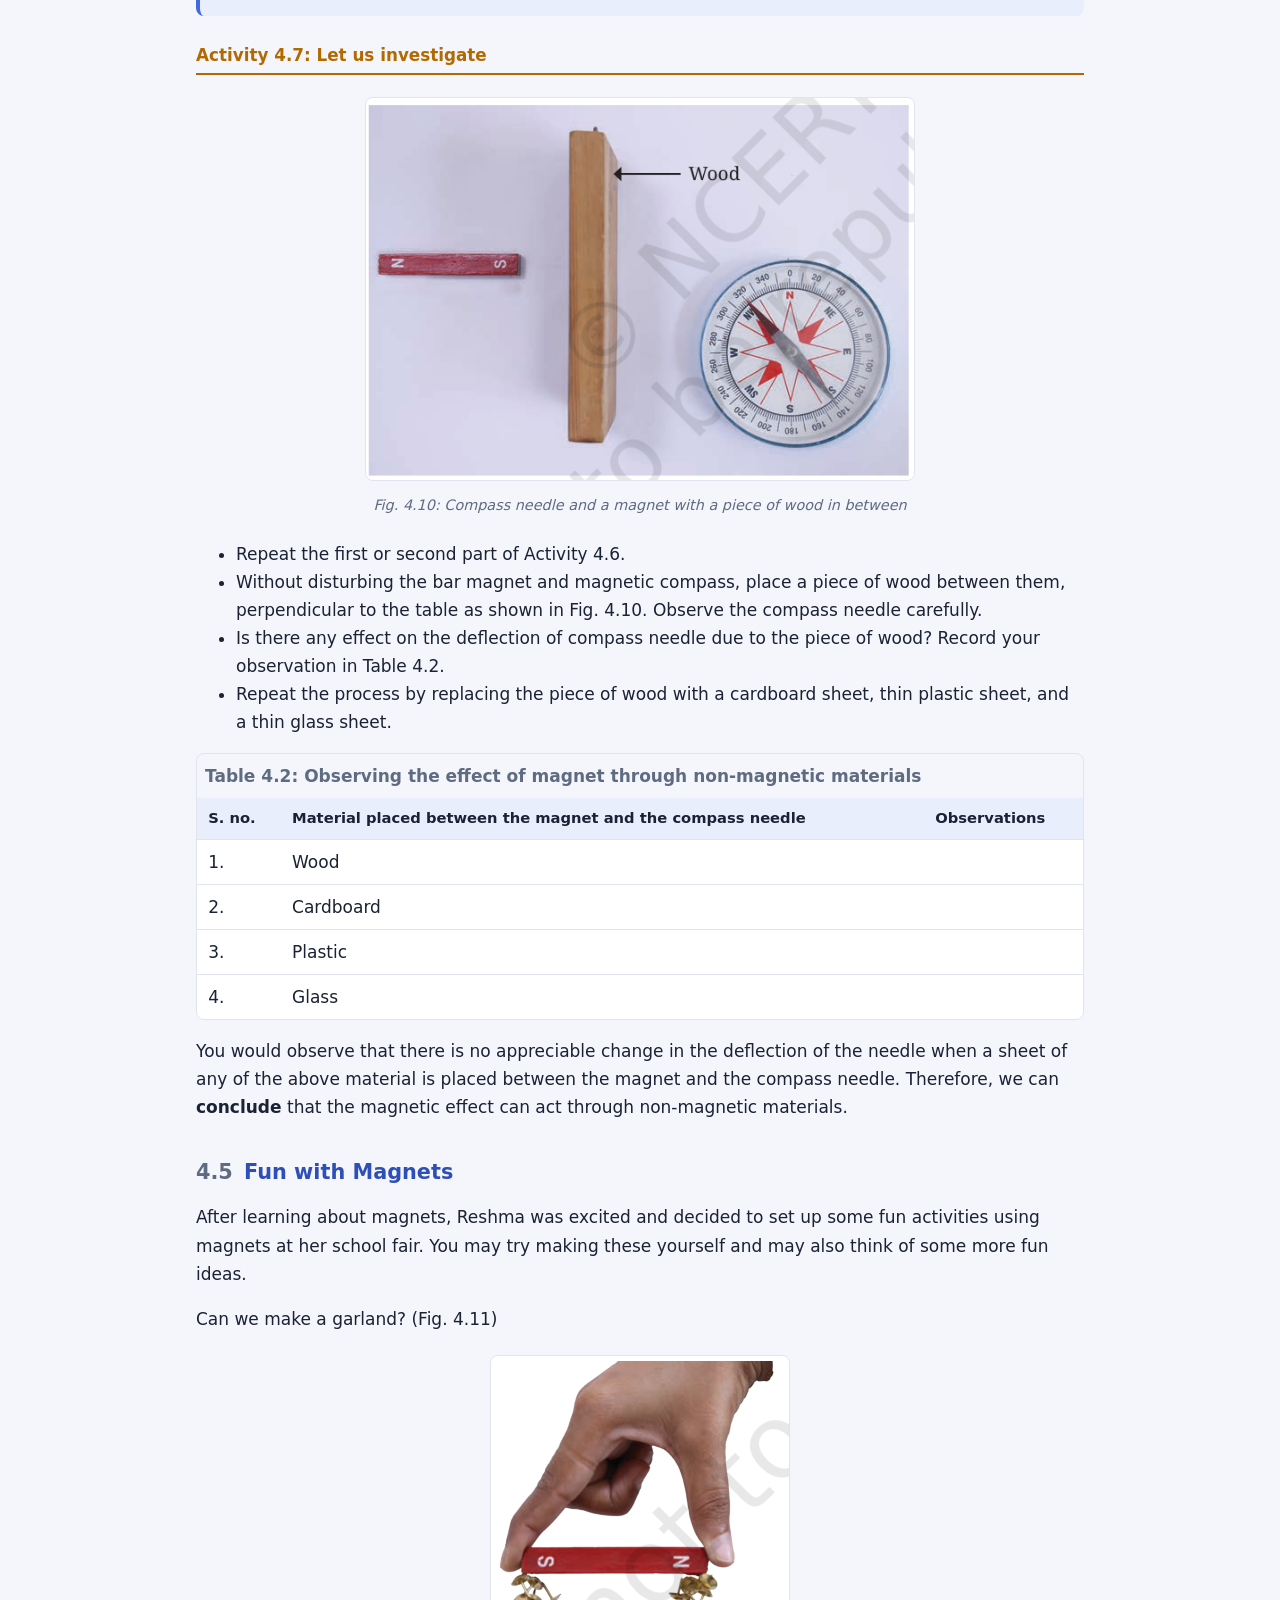
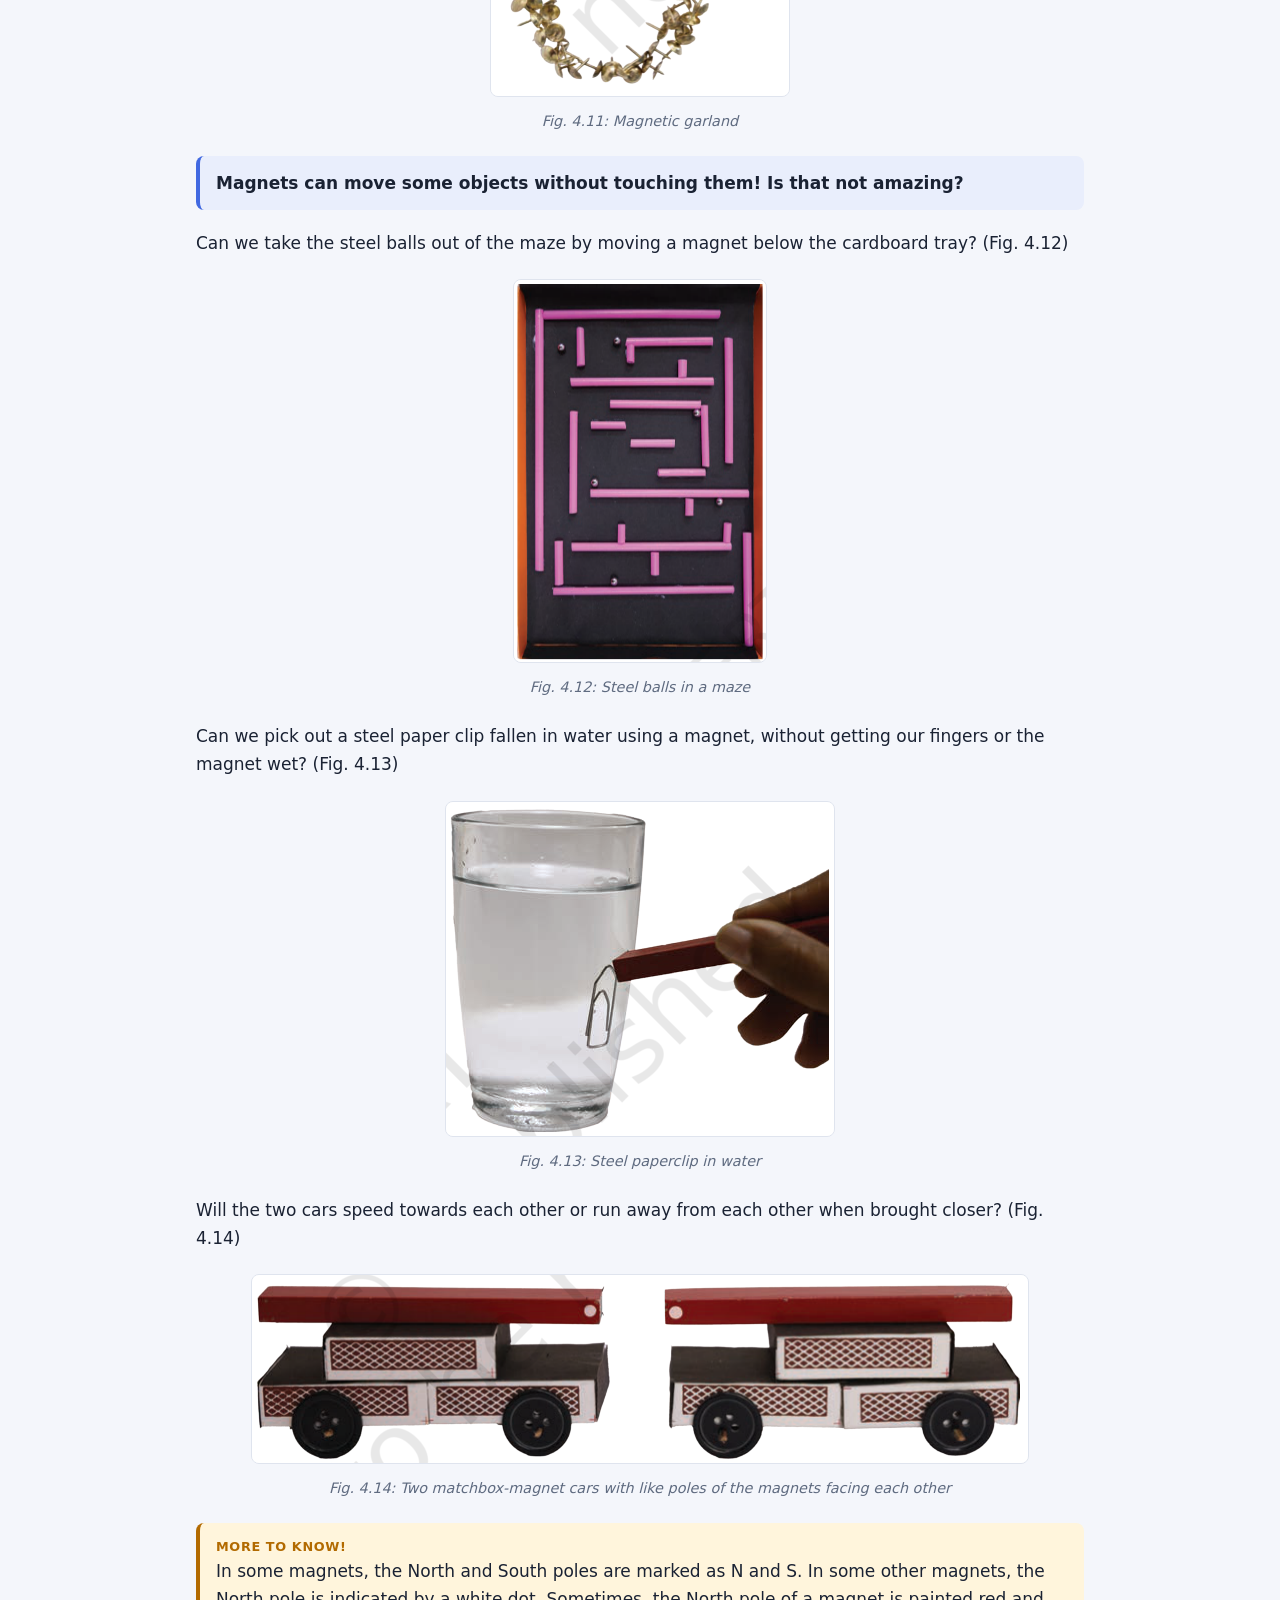
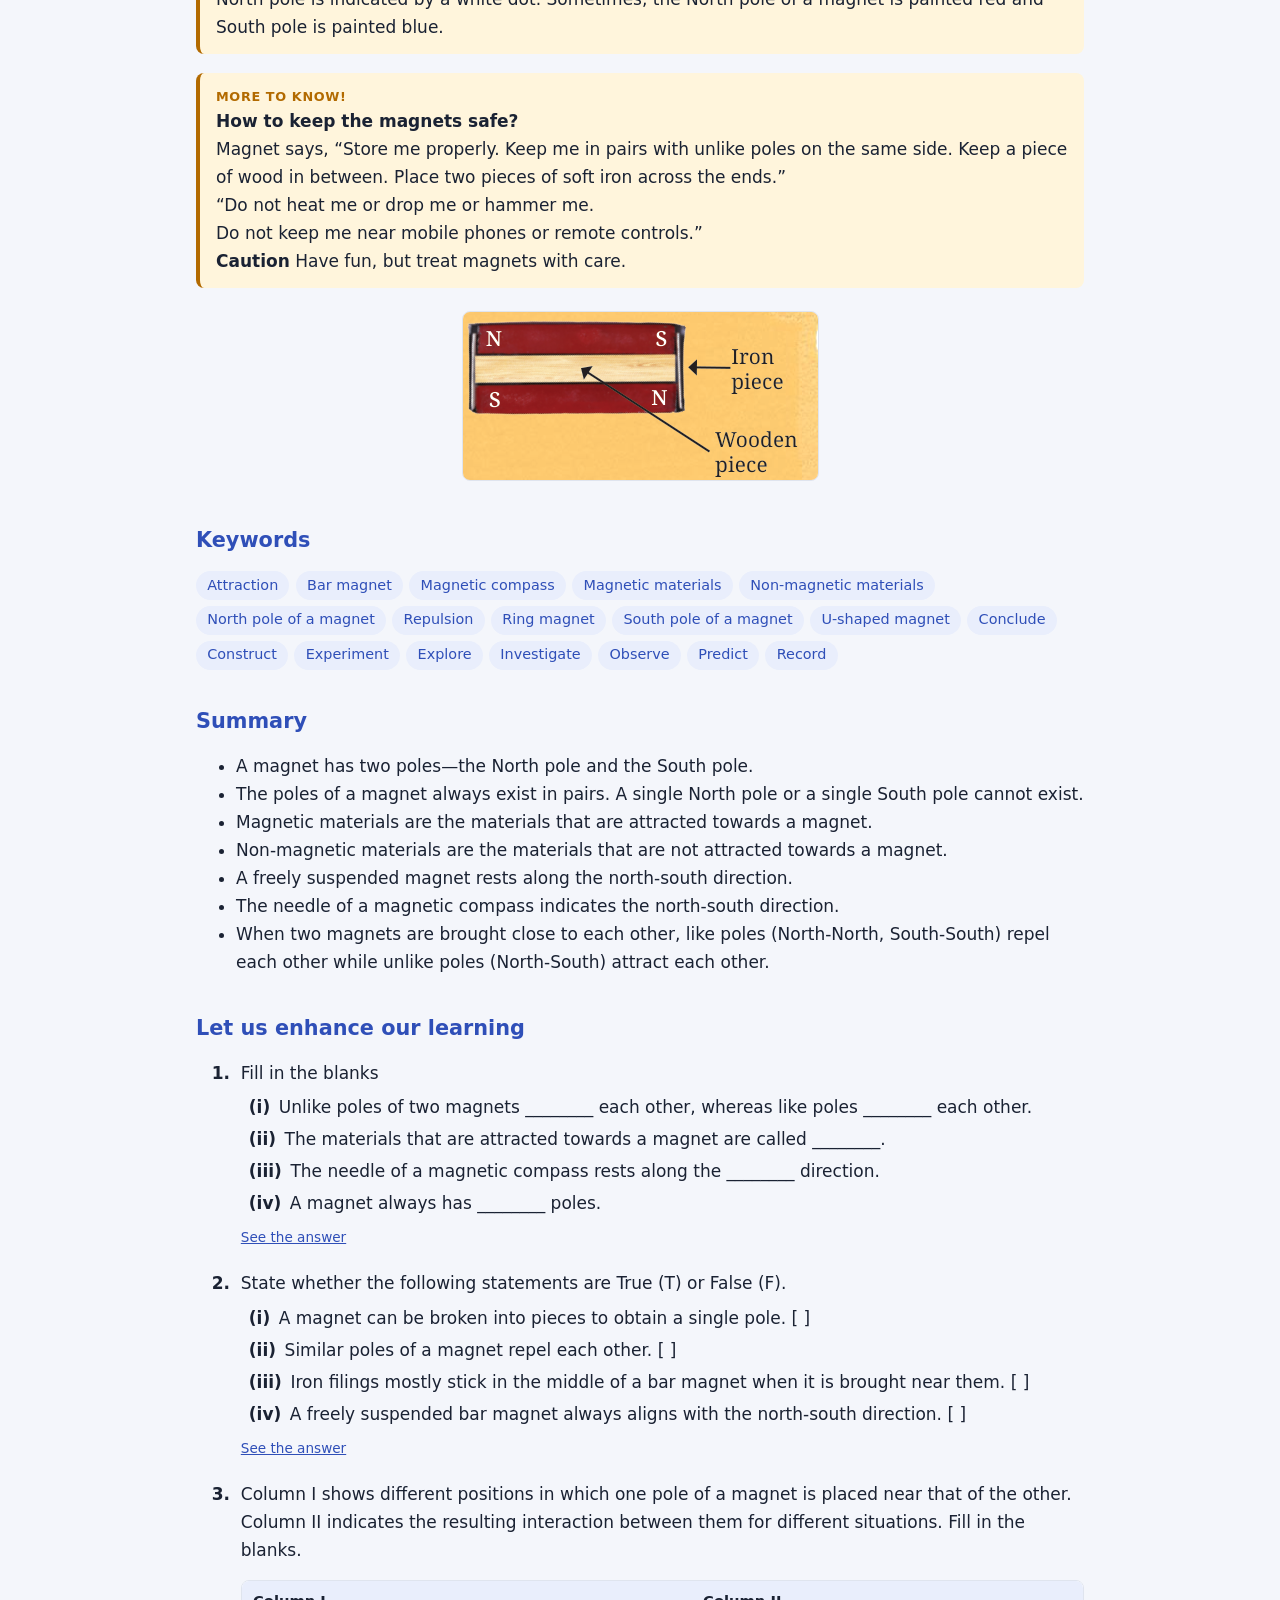
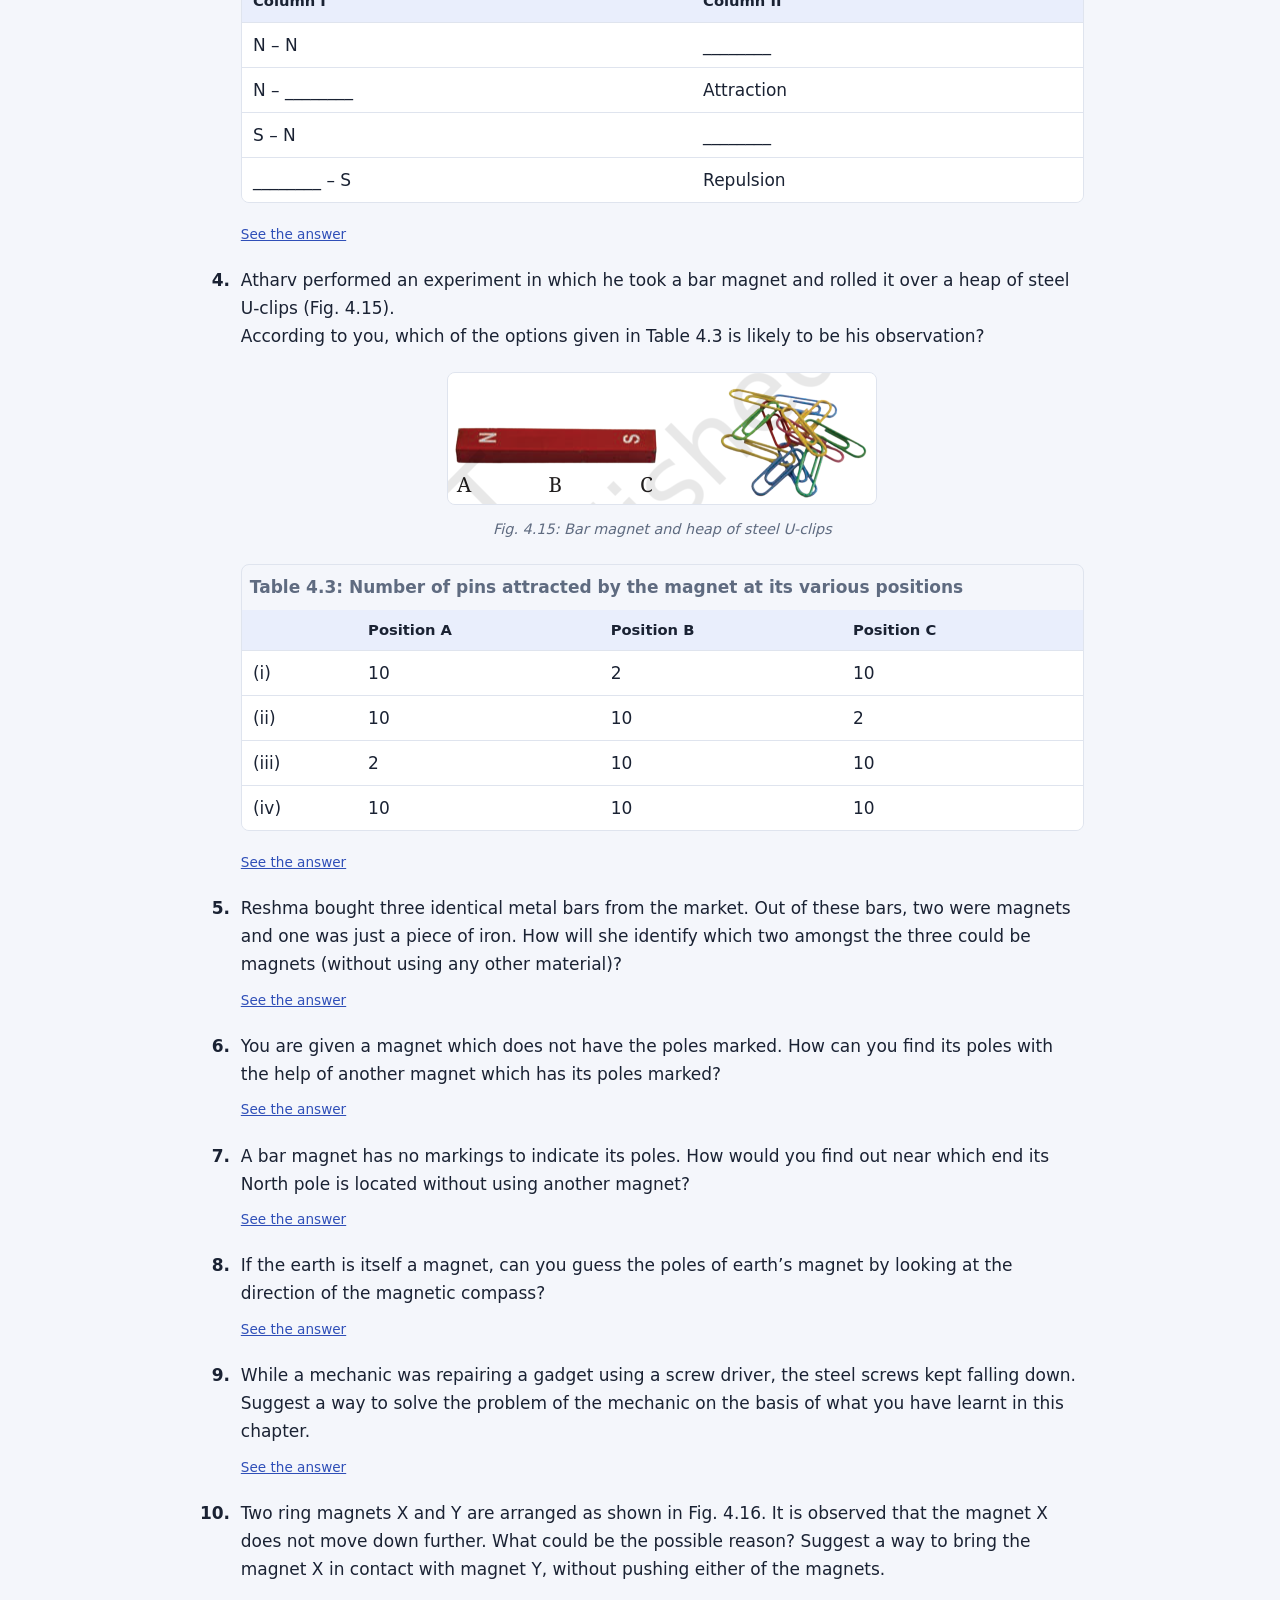
<file: standard-6/science-curiosity/chapter-04/chapter.html>
<!doctype html>
<html lang="en">
<head>
<meta charset="utf-8">
<meta name="viewport" content="width=device-width, initial-scale=1">
<title>Chapter 4: Exploring Magnets</title>
<link rel="stylesheet" href="../../../style.css">
</head>
<body>
<header class="topbar">
  <nav class="crumbs" aria-label="Breadcrumb">
    <a class="home" href="../../../index.html" aria-label="Home" title="Home">
      <svg viewBox="0 0 24 24" width="20" height="20" aria-hidden="true"><path fill="currentColor" d="M12 3 2 12h3v8h5v-6h4v6h5v-8h3z"/></svg>
    </a>
    <span class="crumb">
<span class="sep" aria-hidden="true">/</span>
<details class="menu" name="crumb">
  <summary>Standard 6</summary>
  <ul>
    <li><a href="../../../standard-6/science-curiosity/index.html" aria-current="true">Standard 6</a></li>
  </ul>
</details>
</span>

    <span class="crumb">
<span class="sep" aria-hidden="true">/</span>
<details class="menu" name="crumb">
  <summary>Science Curiosity</summary>
  <ul>
    <li><a href="../../../standard-6/science-curiosity/index.html" aria-current="true">Science Curiosity</a></li>
  </ul>
</details>
</span>

    <span class="crumb">
<span class="sep" aria-hidden="true">/</span>
<details class="menu" name="crumb">
  <summary>Chapter 4</summary>
  <ul>
    <li><a href="../../../standard-6/science-curiosity/chapter-04/cards.html" aria-current="true">Chapter 4: Exploring Magnets</a></li>
  </ul>
</details>
</span>

  </nav>
  <nav class="tabs" aria-label="Pages of this chapter">
      <a href="cards.html">Cards</a>

      <a href="chapter.html" aria-current="page">Chapter</a>

      <a href="solutions.html">Solutions</a>

      <a href="mock-1.html">Mock exam 1</a>

      <a href="mock-2.html">Mock exam 2</a>

  </nav>
</header>
<main id="top">
<p class="eyebrow">Curiosity, Textbook of Science, Grade 6</p>
<h1><span class="num">Chapter 4</span> Exploring Magnets</h1>
<p class="actions no-print">
  <a class="button download" href="chapter.pdf" target="_blank" rel="noopener">
    <svg viewBox="0 0 24 24" width="18" height="18" aria-hidden="true"><path fill="currentColor" d="M11 3h2v9.2l3.3-3.3 1.4 1.4L12 16l-5.7-5.7 1.4-1.4L11 12.2zM5 18h14v2H5z"/></svg>
    Open PDF
  </a>
</p>


<p>Reshma lives in a coastal town of Kerala and is very fond of writing short stories. Her grandmother loves listening to her stories, so Reshma was writing a new story to share with her grandmother on her 60th birthday.</p>
<figure>
  <img src="images/fig-ship.png" alt="">
</figure>

<p>The story was based on a ship carrying spices from Kerala for trade in the olden days. Reshma was aware that in those days, the sailors used stars to find directions at night. But in her story, a situation arose wherein the sailors got caught in a storm with an overcast sky and stars were not visible. Reshma could not take her story forward as she could not think of a way for sailors to find directions.</p>
<p>She searched for information on the internet and her school library. She learnt that the travellers used a device, known as a magnetic compass, for finding directions.</p>
<p>Reshma had seen pencil boxes and purses which had magnets to keep them closed. A writing board in her school also had a duster with a magnet. But she had never looked at those carefully. She now became curious to learn more about magnets and magnetic compasses.</p>
<figure>
  <img src="images/fig-4-1.png" alt="Fig. 4.1: Some common items that have magnets attached to them">
<figcaption>Fig. 4.1: Some common items that have magnets attached to them</figcaption></figure>

<p>The magnets used by sailors in the olden days were based on naturally occurring magnets, known as lodestones which were discovered in ancient times. Later on, people found out that magnets could also be made from pieces of iron. Nowadays, we have magnets made of different materials. The magnets that you find in your school laboratory and those used in pencil boxes, stickers, toys are all artificial magnets (Fig. 4.1). The magnets can be of various shapes, some of which are shown in Fig. 4.2.</p>
<figure>
  <img src="images/fig-4-2.png" alt="Fig. 4.2: Magnets of different shapes">
<figcaption>Fig. 4.2: Magnets of different shapes</figcaption></figure>

<aside class="note ask"><p>Do magnets stick to objects made of certain materials only?</p></aside>
<h2 id="s-4-1"><span class="num">4.1</span> Magnetic and Non-magnetic Materials</h2>
<h3 class="activity">Activity 4.1: Let us explore</h3>
<ul><li>Collect a few objects made of different materials and also a magnet.</li><li><strong>Predict</strong> which of the objects will stick to the magnet. Write your prediction in Table 4.1.</li><li>Now hold a magnet in your hand and bring it near the objects one by one (Fig. 4.3). <strong>Observe</strong> which of the objects stick to the magnet.</li></ul>
<figure>
  <img src="images/fig-4-3.png" alt="Fig. 4.3: Identifying the materials attracted by a magnet">
<figcaption>Fig. 4.3: Identifying the materials attracted by a magnet</figcaption></figure>

<ul><li><strong>Record</strong> your observations in Table 4.1.</li></ul>
<div class="table-wrap">
<table>
<caption>Table 4.1: Identifying the materials attracted by a magnet</caption>  <thead><tr><th>Name of the object</th><th>Material which the object is made of (plastic/wood/glass/iron/any other)</th><th>Attracted by the magnet (Yes/No): Prediction</th><th>Attracted by the magnet (Yes/No): Observation</th></tr></thead>
  <tbody>
  <tr><td>Pencil</td><td>Wood</td><td></td><td></td></tr>
  <tr><td>Eraser</td><td>Rubber</td><td></td><td></td></tr>
  </tbody>
</table>
</div>

<p>Was your prediction correct for all objects? Which materials stuck to the magnet? What conclusion can you draw?</p>
<p>Through this activity, we found out that some of the objects were attracted to the magnet and stuck to it, while others were not. The materials which are attracted towards a magnet are called <strong>magnetic materials</strong>. The metal iron is a magnetic material. Nickel and cobalt are other metals that are also magnetic. Some of their combinations with other metals are also attracted towards magnets. The materials which are not attracted towards a magnet are called <strong>non-magnetic materials</strong>.</p>
<p>Which materials listed in Table 4.1 were found to be non-magnetic?</p>
<aside class="note ask"><p>Do all parts of a magnet attract magnetic materials equally?</p></aside>
<h2 id="s-4-2"><span class="num">4.2</span> Poles of Magnet</h2>
<h3 class="activity">Activity 4.2: Let us investigate</h3>
<ul><li>Spread some iron filings (very small pieces of iron) on a sheet of paper.</li><li>Place a bar magnet over them. Tap the paper and observe carefully what happens to the iron filings.</li></ul>
<p>Do you observe anything special about the way they stick to the magnet? Do the iron filings stick all over the magnet uniformly? Or do the iron filings stick more at some places?</p>
<p>We find that maximum iron filings stick near the ends of the bar magnet, as shown in Fig. 4.4, while a very few iron filings stick at the remaining part of the magnet.</p>
<figure>
  <img src="images/fig-4-4.png" alt="Fig. 4.4: Iron filings sticking to a bar magnet">
<figcaption>Fig. 4.4: Iron filings sticking to a bar magnet</figcaption></figure>

<aside class="note ask"><p>If we repeat this activity with magnets of other shapes, do we get the same result?</p></aside>
<p>These ends of the magnet are called the two poles of the magnet—the North pole and the South pole. Most of the iron filings stick to the poles of a magnet of any shape.</p>
<aside class="note ask"><p>Can we find a magnet with a single pole?</p></aside>
<p>It is not possible to obtain a magnet with a single pole. If a magnet is broken into smaller pieces, North and South poles always exist in pairs even in the smallest piece of the magnet. A single North pole or a South pole cannot exist.</p>
<h2 id="s-4-3"><span class="num">4.3</span> Finding Directions</h2>
<h3 class="activity">Activity 4.3: Let us experiment</h3>
<ul><li>Suspend a bar magnet with a thread tied to the middle of the magnet as shown in Fig. 4.5. You may need to adjust the position of the string till the magnet is balanced horizontally.</li><li>Now rotate the magnet gently in the horizontal direction and let it come to rest.</li><li>Mark the position corresponding to the ends of the magnet on the ground (or on a piece of paper stuck to the ground). Join these two points on the ground with a line. This line indicates the direction along which the magnet comes to rest.</li><li>Now again rotate the magnet by giving a gentle push at its one end and wait till it comes to rest. Does the magnet rest along the same line?</li></ul>
<figure>
  <img src="images/fig-4-5.png" alt="Fig. 4.5: A freely suspended bar magnet">
<figcaption>Fig. 4.5: A freely suspended bar magnet</figcaption></figure>

<aside class="note ask"><p>What direction does this line indicate along which the magnet rests? How can we find it out?</p></aside>
<aside class="note ask"><p>If we have noticed the direction where the Sun rises or sets, we have an approximate idea of where East or West is. Hence, we can locate the direction along which the magnet rests.</p></aside>
<p>A freely suspended magnet comes to rest along the north-south direction. The end of the magnet that points towards north direction is called the North-seeking pole or the <strong>North pole of the magnet</strong>. The other end that points towards the South direction is called the South-seeking pole or the <strong>South pole of the magnet</strong>. A freely suspended magnet rests along the north-south direction because our Earth itself behaves like a giant magnet.</p>
<p>Repeat this activity with a small iron bar in place of the bar magnet. What do you observe? Does it always rest along north-south direction? It does not. It can rest along any direction. This implies that only magnets rest along north-south direction. This activity provides us with a way to test whether a piece of metal is a magnet or not.</p>
<p>The property of a freely suspended magnet to always rest along the north-south direction is used to find directions. Based on this, a small device called a magnetic compass was developed in olden days for finding directions. It has a magnet in the shape of a needle which can rotate freely (Fig. 4.6). The needle of a magnetic compass indicates the north-south direction.</p>
<figure>
  <img src="images/fig-4-6.png" alt="Fig. 4.6: A magnetic compass">
<figcaption>Fig. 4.6: A magnetic compass</figcaption></figure>

<p>The compass is kept at the place where we wish to know the directions. After some time, the needle comes to rest in the north-south direction. The compass box is then gently rotated until the north and south marked on the dial are aligned with the needle. Now all directions at that place are as indicated on the dial.</p>
<aside class="note"><strong class="note-label">More to know!</strong><p>A magnetic compass is usually a small circular box with a transparent cover on it, as shown in Fig. 4.6. The magnet, in the shape of a needle, is mounted on a pin standing on the bottom of the box. This needle is balanced on the pin in such a manner that it can move around this point easily, that is, it can rotate freely. The end of the needle which rests in the North direction is usually painted red. Below the needle, there is a dial with directions marked on it.</p></aside>
<aside class="note ask"><p>How can we make our own magnetic compass?</p></aside>
<h3 class="activity">Activity 4.4: Let us construct</h3>
<ul><li>Collect a few materials like a cork piece, iron sewing needle, a permanent bar magnet, a glass bowl, and water.</li><li>Place the iron sewing needle on a wooden table. Then keep any one pole of the magnet at one end of the needle. Move the magnet over the needle along its length as shown in Fig. 4.7a. When it reaches the other end of the needle, lift it up.</li><li>Bring the same pole of the magnet you started with to the same end of the sewing needle from which you began, and repeat the previous step. Repeat this process at least 30 to 40 times.</li><li>Bring some iron filings or steel pins near the needle. If the pins or iron filings get attracted to the needle, then that means that the needle has become a magnet.</li><li>Pass this needle through the cork horizontally. Float the cork in a glass bowl filled with water, such that the needle always remains above the level of water as shown in Fig. 4.7b.</li><li>When the needle comes to rest, your magnetic compass is ready for use. Note the direction in which either side of the needle points.</li><li>Rotate the cork gently and wait till it stops rotating. Repeat this a few more times. Do the ends of the needle always point in the same direction?</li></ul>
<figure>
  <img src="images/fig-4-7a.png" alt="Fig. 4.7(a): Making an iron needle a magnet">
<figcaption>Fig. 4.7(a): Making an iron needle a magnet</figcaption></figure>

<figure>
  <img src="images/fig-4-7b.png" alt="Fig. 4.7(b): A compass needle in a bowl of water">
<figcaption>Fig. 4.7(b): A compass needle in a bowl of water</figcaption></figure>

<aside class="note"><strong class="note-label">Do you know?</strong><p>Much before the widespread use of the modern magnetic compass (Fig. 4.6), a device similar to the compass needle made by you (Fig. 4.7b) was used by Indians for navigation at sea. It consisted of a magnetised fish-shaped iron piece, kept in a vessel of oil. It was called <em>matsya-yantra</em> (or <em>machchh-yantra</em>).</p></aside>
<aside class="note ask"><p>What happens when we bring two magnets closer to each other?</p></aside>
<h2 id="s-4-4"><span class="num">4.4</span> Attraction and Repulsion between Magnets</h2>
<h3 class="activity">Activity 4.5: Let us experiment</h3>
<ul><li>Take a pair of bar magnets on which North and South poles have been marked. Mark the two bar magnets as A and B.</li><li>Place the longer side of magnet A over 5–6 round shaped pencils as shown in Fig. 4.8a.</li><li>Now bring one end of magnet B near the end of magnet A placed on the pencils. Make sure that the two magnets do not touch each other. Observe what happens.</li><li>Next, bring the other end of magnet B near the same end of magnet A (Fig. 4.8b). Does the magnet A on the pencils begin to move? Does it always move in the direction of the approaching magnet? What do these observations suggest?</li></ul>
<figure>
  <img src="images/fig-4-8.png" alt="Fig. 4.8: Interaction between two bar magnets">
<figcaption>Fig. 4.8: Interaction between two bar magnets</figcaption></figure>

<p>You will see that unlike poles of two magnets, that is, the North pole of one magnet and the South pole of another magnet, attract each other. The like poles, that is, either the North poles or the South poles of both magnets, repel each other.</p>
<ul><li>Repeat the activity by using an iron bar in place of one of the magnets. What do you observe this time?</li></ul>
<p>You will find that both the ends of the iron bar will be attracted by both the North and South poles of the magnet.</p>
<p>From this activity, we find that a magnet can be identified by its property of repulsion.</p>
<aside class="note ask"><p>The compass needle is also a magnet. Will it show the same behaviour if a magnet is brought closer to it?</p></aside>
<h3 class="activity">Activity 4.6: Let us experiment</h3>
<ul><li>Take a magnetic compass and a bar magnet.</li><li>Place the magnetic compass over a horizontal surface and wait for its needle to come to rest.</li><li>Now slowly bring North pole of the bar magnet close to the North pole of the compass needle as shown in Fig. 4.9a. Observe the compass needle carefully. What do you observe? Does the needle deflect? If yes, in which direction?</li><li>Now repeat the above step with the South pole of the bar magnet. Do you observe any difference this time?</li></ul>
<figure>
  <img src="images/fig-4-9.png" alt="Fig. 4.9: A compass needle and a magnet">
<figcaption>Fig. 4.9: A compass needle and a magnet</figcaption></figure>

<p>When the North pole of a magnet is brought closer to the North pole of the compass needle, it moves away as shown in Fig. 4.9a. When the South pole of the magnet is brought closer to the North pole of the compass needle, it moves closer (Fig. 4.9b).</p>
<aside class="note ask"><p>Suppose we place a piece of wood between the compass needle and the magnet. Will this affect the deflection of the compass needle?</p></aside>
<h3 class="activity">Activity 4.7: Let us investigate</h3>
<figure>
  <img src="images/fig-4-10.png" alt="Fig. 4.10: Compass needle and a magnet with a piece of wood in between">
<figcaption>Fig. 4.10: Compass needle and a magnet with a piece of wood in between</figcaption></figure>

<ul><li>Repeat the first or second part of Activity 4.6.</li><li>Without disturbing the bar magnet and magnetic compass, place a piece of wood between them, perpendicular to the table as shown in Fig. 4.10. Observe the compass needle carefully.</li><li>Is there any effect on the deflection of compass needle due to the piece of wood? Record your observation in Table 4.2.</li><li>Repeat the process by replacing the piece of wood with a cardboard sheet, thin plastic sheet, and a thin glass sheet.</li></ul>
<div class="table-wrap">
<table>
<caption>Table 4.2: Observing the effect of magnet through non-magnetic materials</caption>  <thead><tr><th>S. no.</th><th>Material placed between the magnet and the compass needle</th><th>Observations</th></tr></thead>
  <tbody>
  <tr><td>1.</td><td>Wood</td><td></td></tr>
  <tr><td>2.</td><td>Cardboard</td><td></td></tr>
  <tr><td>3.</td><td>Plastic</td><td></td></tr>
  <tr><td>4.</td><td>Glass</td><td></td></tr>
  </tbody>
</table>
</div>

<p>You would observe that there is no appreciable change in the deflection of the needle when a sheet of any of the above material is placed between the magnet and the compass needle. Therefore, we can <strong>conclude</strong> that the magnetic effect can act through non-magnetic materials.</p>
<h2 id="s-4-5"><span class="num">4.5</span> Fun with Magnets</h2>
<p>After learning about magnets, Reshma was excited and decided to set up some fun activities using magnets at her school fair. You may try making these yourself and may also think of some more fun ideas.</p>
<p>Can we make a garland? (Fig. 4.11)</p>
<figure>
  <img src="images/fig-4-11.png" alt="Fig. 4.11: Magnetic garland">
<figcaption>Fig. 4.11: Magnetic garland</figcaption></figure>

<aside class="note ask"><p>Magnets can move some objects without touching them! Is that not amazing?</p></aside>
<p>Can we take the steel balls out of the maze by moving a magnet below the cardboard tray? (Fig. 4.12)</p>
<figure>
  <img src="images/fig-4-12.png" alt="Fig. 4.12: Steel balls in a maze">
<figcaption>Fig. 4.12: Steel balls in a maze</figcaption></figure>

<p>Can we pick out a steel paper clip fallen in water using a magnet, without getting our fingers or the magnet wet? (Fig. 4.13)</p>
<figure>
  <img src="images/fig-4-13.png" alt="Fig. 4.13: Steel paperclip in water">
<figcaption>Fig. 4.13: Steel paperclip in water</figcaption></figure>

<p>Will the two cars speed towards each other or run away from each other when brought closer? (Fig. 4.14)</p>
<figure>
  <img src="images/fig-4-14.png" alt="Fig. 4.14: Two matchbox-magnet cars with like poles of the magnets facing each other">
<figcaption>Fig. 4.14: Two matchbox-magnet cars with like poles of the magnets facing each other</figcaption></figure>

<aside class="note"><strong class="note-label">More to know!</strong><p>In some magnets, the North and South poles are marked as N and S. In some other magnets, the North pole is indicated by a white dot. Sometimes, the North pole of a magnet is painted red and South pole is painted blue.</p></aside>
<aside class="note"><strong class="note-label">More to know!</strong><p><strong>How to keep the magnets safe?</strong><br>Magnet says, “Store me properly. Keep me in pairs with unlike poles on the same side. Keep a piece of wood in between. Place two pieces of soft iron across the ends.”<br>“Do not heat me or drop me or hammer me.<br>Do not keep me near mobile phones or remote controls.”<br><strong>Caution</strong> Have fun, but treat magnets with care.</p></aside>
<figure>
  <img src="images/fig-storing-magnets.png" alt="">
</figure>



<h2 id="keywords">Keywords</h2>
<ul class="chips"><li>Attraction</li><li>Bar magnet</li><li>Magnetic compass</li><li>Magnetic materials</li><li>Non-magnetic materials</li><li>North pole of a magnet</li><li>Repulsion</li><li>Ring magnet</li><li>South pole of a magnet</li><li>U-shaped magnet</li><li>Conclude</li><li>Construct</li><li>Experiment</li><li>Explore</li><li>Investigate</li><li>Observe</li><li>Predict</li><li>Record</li></ul>

<h2 id="summary">Summary</h2>
<ul><li>A magnet has two poles—the North pole and the South pole.</li><li>The poles of a magnet always exist in pairs. A single North pole or a single South pole cannot exist.</li><li>Magnetic materials are the materials that are attracted towards a magnet.</li><li>Non-magnetic materials are the materials that are not attracted towards a magnet.</li><li>A freely suspended magnet rests along the north-south direction.</li><li>The needle of a magnetic compass indicates the north-south direction.</li><li>When two magnets are brought close to each other, like poles (North-North, South-South) repel each other while unlike poles (North-South) attract each other.</li></ul>

<h2 id="exercise">Let us enhance our learning</h2>
<ol class="questions">
  <li id="q-1" value="1">
    <p>Fill in the blanks</p>

    <ol class="parts"><li><span class="label">(i)</span> Unlike poles of two magnets ________ each other, whereas like poles ________ each other.</li><li><span class="label">(ii)</span> The materials that are attracted towards a magnet are called ________.</li><li><span class="label">(iii)</span> The needle of a magnetic compass rests along the ________ direction.</li><li><span class="label">(iv)</span> A magnet always has ________ poles.</li></ol>
<a class="small-link" href="solutions.html#q-1">See the answer</a>  </li>
  <li id="q-2" value="2">
    <p>State whether the following statements are True (T) or False (F).</p>

    <ol class="parts"><li><span class="label">(i)</span> A magnet can be broken into pieces to obtain a single pole. [ ]</li><li><span class="label">(ii)</span> Similar poles of a magnet repel each other. [ ]</li><li><span class="label">(iii)</span> Iron filings mostly stick in the middle of a bar magnet when it is brought near them. [ ]</li><li><span class="label">(iv)</span> A freely suspended bar magnet always aligns with the north-south direction. [ ]</li></ol>
<a class="small-link" href="solutions.html#q-2">See the answer</a>  </li>
  <li id="q-3" value="3">
    <p>Column I shows different positions in which one pole of a magnet is placed near that of the other. Column II indicates the resulting interaction between them for different situations. Fill in the blanks.</p>
<div class="table-wrap">
<table>
  <thead><tr><th>Column I</th><th>Column II</th></tr></thead>
  <tbody>
  <tr><td>N – N</td><td>________</td></tr>
  <tr><td>N – ________</td><td>Attraction</td></tr>
  <tr><td>S – N</td><td>________</td></tr>
  <tr><td>________ – S</td><td>Repulsion</td></tr>
  </tbody>
</table>
</div>

<a class="small-link" href="solutions.html#q-3">See the answer</a>  </li>
  <li id="q-4" value="4">
    <p>Atharv performed an experiment in which he took a bar magnet and rolled it over a heap of steel U-clips (Fig. 4.15).<br>According to you, which of the options given in Table 4.3 is likely to be his observation?</p>
<figure>
  <img src="images/fig-4-15.png" alt="Fig. 4.15: Bar magnet and heap of steel U-clips">
<figcaption>Fig. 4.15: Bar magnet and heap of steel U-clips</figcaption></figure>
<div class="table-wrap">
<table>
<caption>Table 4.3: Number of pins attracted by the magnet at its various positions</caption>  <thead><tr><th></th><th>Position A</th><th>Position B</th><th>Position C</th></tr></thead>
  <tbody>
  <tr><td>(i)</td><td>10</td><td>2</td><td>10</td></tr>
  <tr><td>(ii)</td><td>10</td><td>10</td><td>2</td></tr>
  <tr><td>(iii)</td><td>2</td><td>10</td><td>10</td></tr>
  <tr><td>(iv)</td><td>10</td><td>10</td><td>10</td></tr>
  </tbody>
</table>
</div>

<a class="small-link" href="solutions.html#q-4">See the answer</a>  </li>
  <li id="q-5" value="5">
    <p>Reshma bought three identical metal bars from the market. Out of these bars, two were magnets and one was just a piece of iron. How will she identify which two amongst the three could be magnets (without using any other material)?</p>

<a class="small-link" href="solutions.html#q-5">See the answer</a>  </li>
  <li id="q-6" value="6">
    <p>You are given a magnet which does not have the poles marked. How can you find its poles with the help of another magnet which has its poles marked?</p>

<a class="small-link" href="solutions.html#q-6">See the answer</a>  </li>
  <li id="q-7" value="7">
    <p>A bar magnet has no markings to indicate its poles. How would you find out near which end its North pole is located without using another magnet?</p>

<a class="small-link" href="solutions.html#q-7">See the answer</a>  </li>
  <li id="q-8" value="8">
    <p>If the earth is itself a magnet, can you guess the poles of earth’s magnet by looking at the direction of the magnetic compass?</p>

<a class="small-link" href="solutions.html#q-8">See the answer</a>  </li>
  <li id="q-9" value="9">
    <p>While a mechanic was repairing a gadget using a screw driver, the steel screws kept falling down. Suggest a way to solve the problem of the mechanic on the basis of what you have learnt in this chapter.</p>

<a class="small-link" href="solutions.html#q-9">See the answer</a>  </li>
  <li id="q-10" value="10">
    <p>Two ring magnets X and Y are arranged as shown in Fig. 4.16. It is observed that the magnet X does not move down further. What could be the possible reason? Suggest a way to bring the magnet X in contact with magnet Y, without pushing either of the magnets.</p>
<figure>
  <img src="images/fig-4-16.png" alt="Fig. 4.16: Two ring magnets">
<figcaption>Fig. 4.16: Two ring magnets</figcaption></figure>

<a class="small-link" href="solutions.html#q-10">See the answer</a>  </li>
  <li id="q-11" value="11">
    <p>Three magnets are arranged on a table in the form of the shape shown in Fig. 4.17. What is the polarity, N or S, at the ends 1, 2, 3, 4 and 6 of the magnets? Polarity of one end (5) is given for you.</p>
<figure>
  <img src="images/fig-4-17.png" alt="Fig. 4.17: Three bar magnets">
<figcaption>Fig. 4.17: Three bar magnets</figcaption></figure>

<a class="small-link" href="solutions.html#q-11">See the answer</a>  </li>
</ol>

<h2>Learning further</h2>
<ul><li>Using 3–4 different magnets, try to lift steel pins or U-clips and check which magnet picks up the largest number of pins. Discuss with your friends why different magnets might have picked up different numbers of pins.</li><li>Make a toy ‘Hopping Frog’ as a combined class activity with the help of your teacher. For constructing the toy, fix ring magnets in an alternate North-South fashion along the length of a scale using glue (Fig. 4.18a). Paint a frog on paper, cut along the outline and glue a ring magnet at its base. Take a transparent, flexible plastic strip (Fig. 4.18a) of a smaller size and glue it to the ring magnet which is attached to the frog.</li></ul>
<figure>
  <img src="images/fig-4-18.png" alt="Fig. 4.18: My hopping frog">
<figcaption>Fig. 4.18: My hopping frog</figcaption></figure>

<p>When you slide the plastic strip (with frog) over the scale (Fig. 4.18b), you can observe the frog hopping.</p>
<ul><li>Find out about the Maglev Train and try to make its model.</li><li>Try to find out why there is a need to make magnets of different shapes.</li><li>Collect information related to the use of magnets in the field of medicine.</li></ul>
<aside class="note"><strong class="note-label">More to know!</strong><p>Magnet says “Humans have made me in different shapes and sizes as per their requirements. However, my poles always occur in pairs, no matter my shape”.</p></aside>
<figure>
  <img src="images/fig-magnet-shapes.png" alt="">
</figure>


</main>
<script>
// Close an open breadcrumb list when the reader clicks elsewhere.
document.addEventListener("click", (event) => {
  for (const menu of document.querySelectorAll(".menu[open]")) {
    if (!menu.contains(event.target)) menu.open = false;
  }
});
</script>
</body>
</html>
</file>
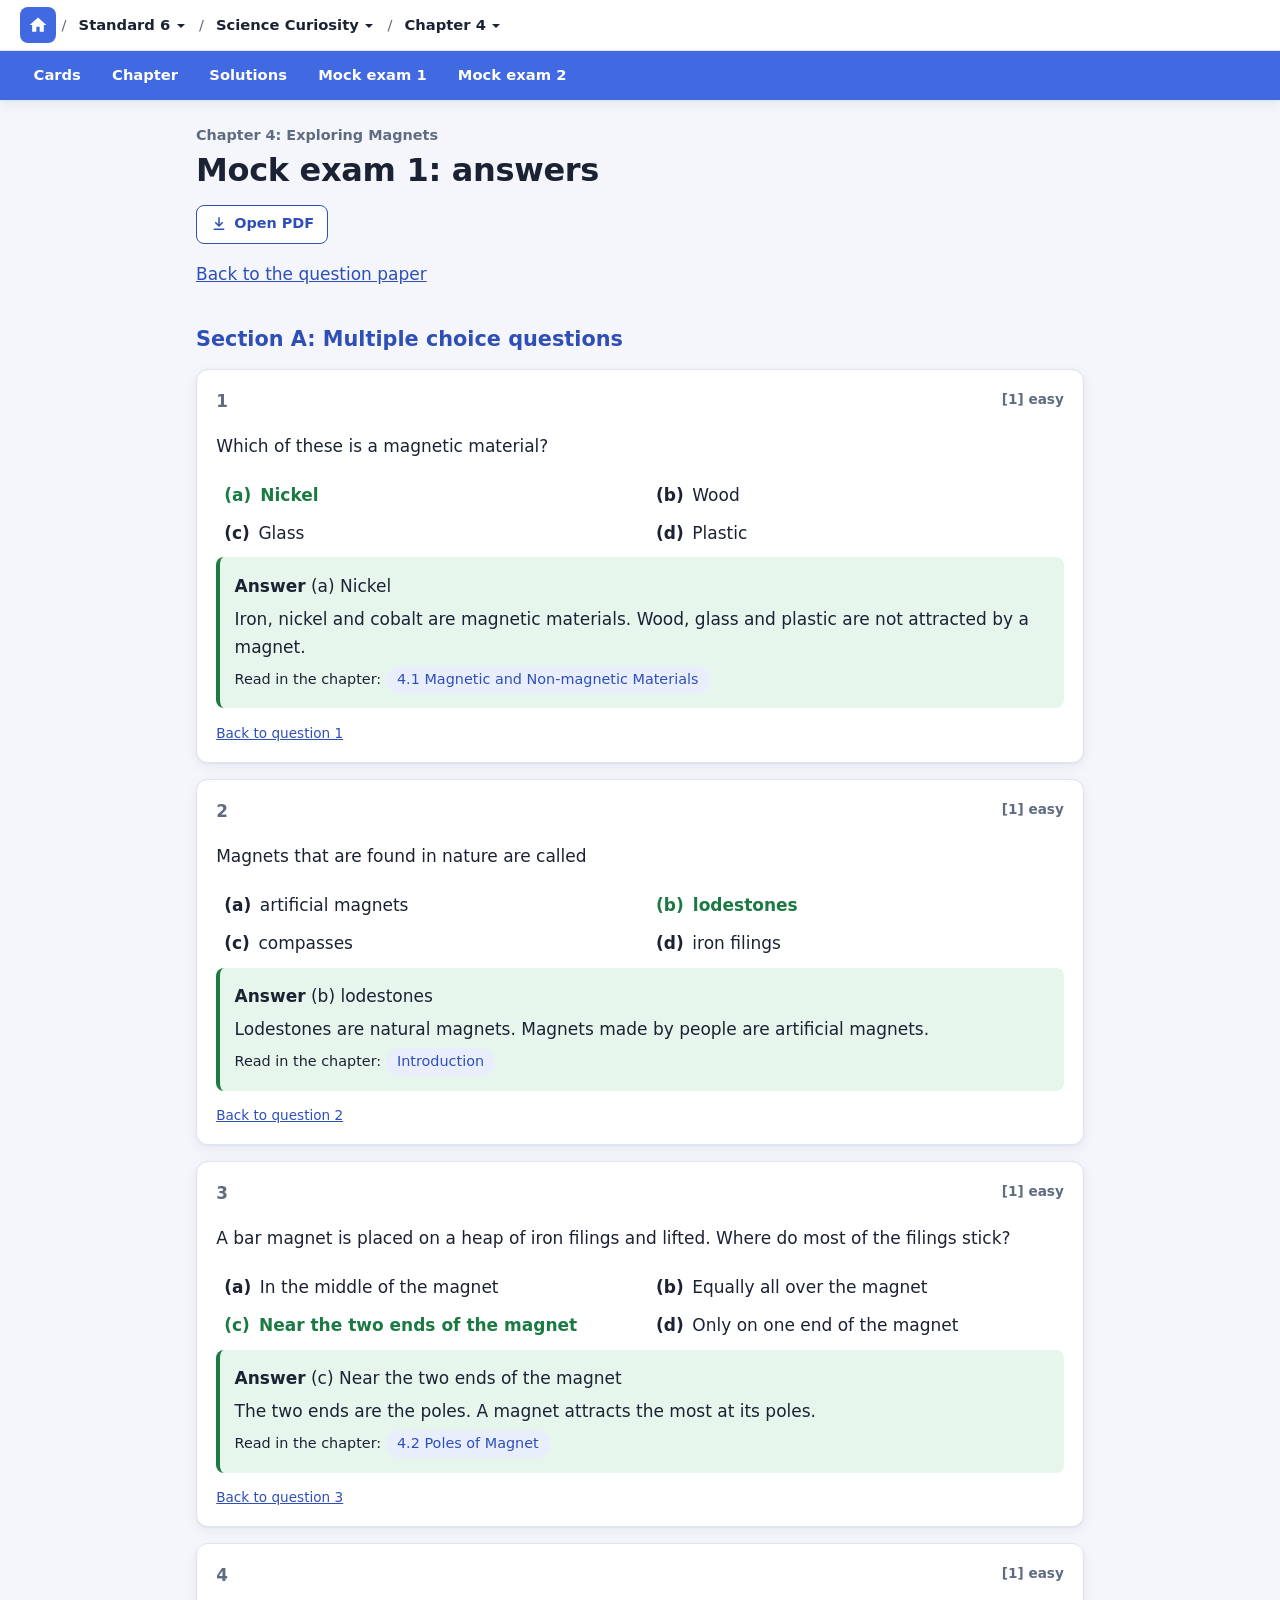
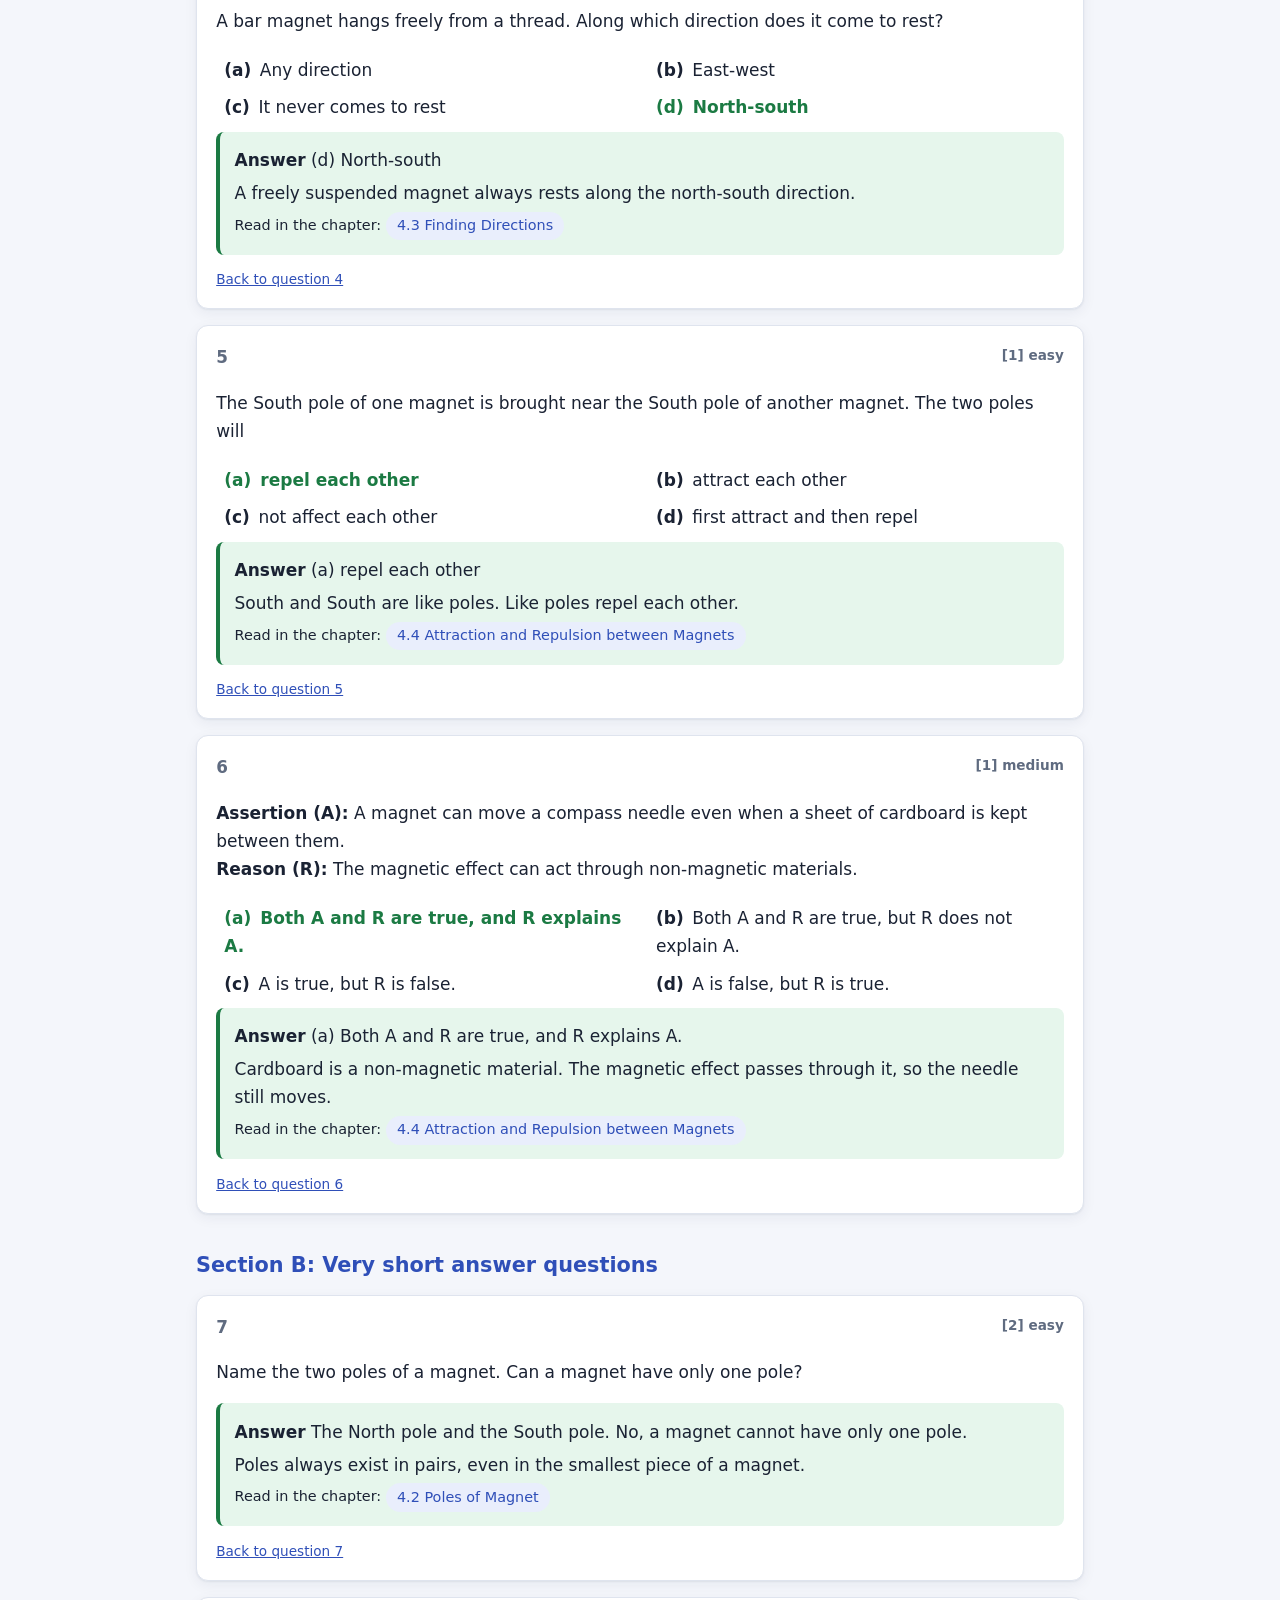
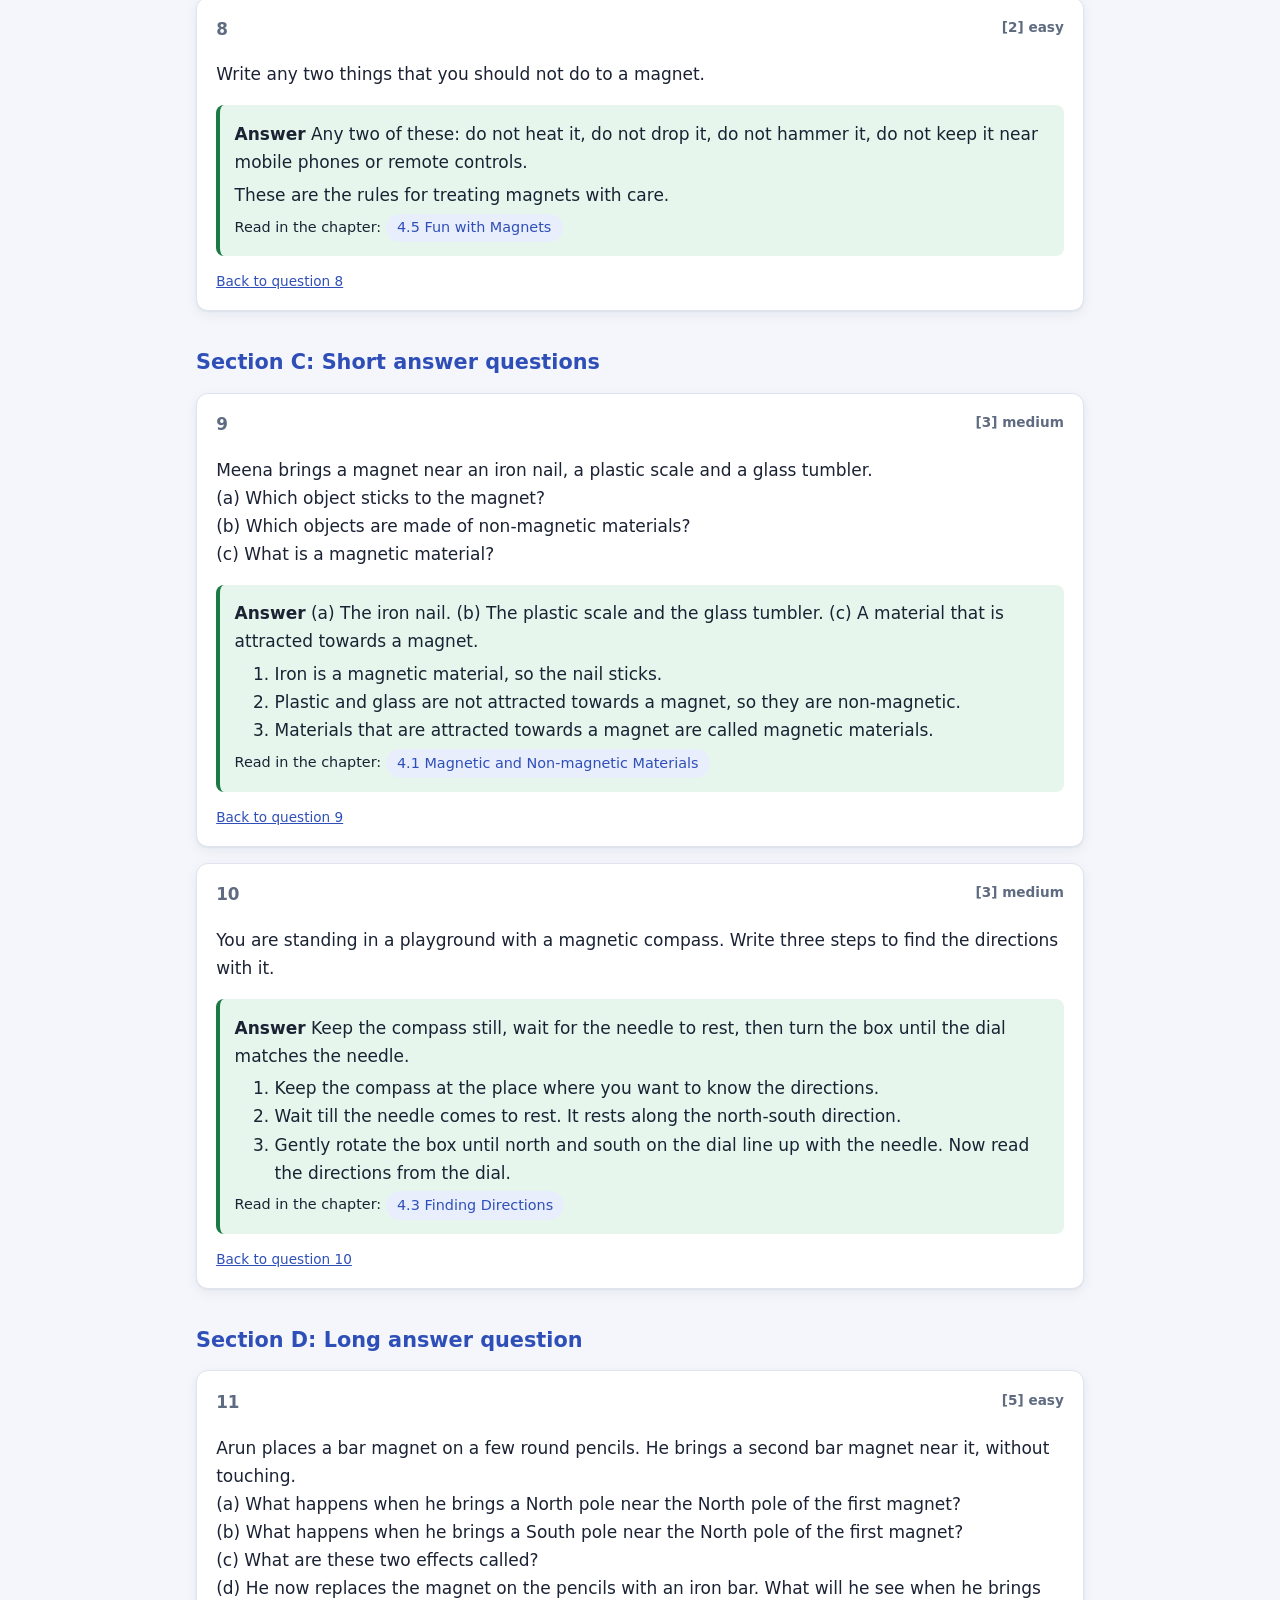
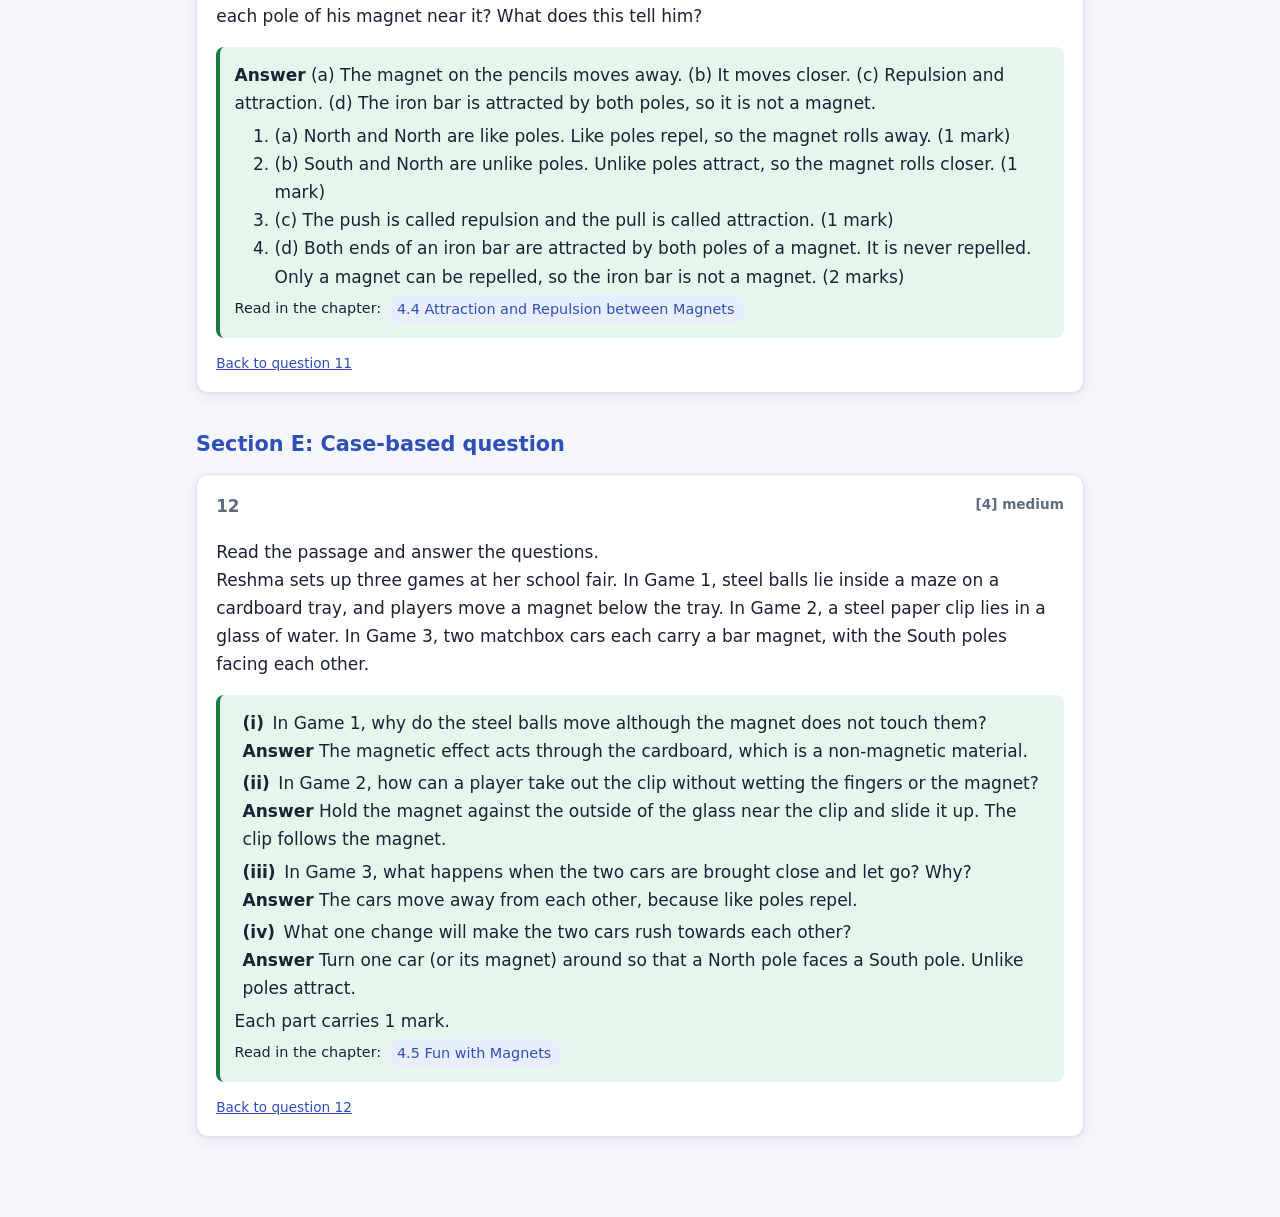
<file: standard-6/science-curiosity/chapter-04/mock-1-answers.html>
<!doctype html>
<html lang="en">
<head>
<meta charset="utf-8">
<meta name="viewport" content="width=device-width, initial-scale=1">
<title>Answers, mock exam 1: Exploring Magnets</title>
<link rel="stylesheet" href="../../../style.css">
</head>
<body>
<header class="topbar">
  <nav class="crumbs" aria-label="Breadcrumb">
    <a class="home" href="../../../index.html" aria-label="Home" title="Home">
      <svg viewBox="0 0 24 24" width="20" height="20" aria-hidden="true"><path fill="currentColor" d="M12 3 2 12h3v8h5v-6h4v6h5v-8h3z"/></svg>
    </a>
    <span class="crumb">
<span class="sep" aria-hidden="true">/</span>
<details class="menu" name="crumb">
  <summary>Standard 6</summary>
  <ul>
    <li><a href="../../../standard-6/science-curiosity/index.html" aria-current="true">Standard 6</a></li>
  </ul>
</details>
</span>

    <span class="crumb">
<span class="sep" aria-hidden="true">/</span>
<details class="menu" name="crumb">
  <summary>Science Curiosity</summary>
  <ul>
    <li><a href="../../../standard-6/science-curiosity/index.html" aria-current="true">Science Curiosity</a></li>
  </ul>
</details>
</span>

    <span class="crumb">
<span class="sep" aria-hidden="true">/</span>
<details class="menu" name="crumb">
  <summary>Chapter 4</summary>
  <ul>
    <li><a href="../../../standard-6/science-curiosity/chapter-04/cards.html" aria-current="true">Chapter 4: Exploring Magnets</a></li>
  </ul>
</details>
</span>

  </nav>
  <nav class="tabs" aria-label="Pages of this chapter">
      <a href="cards.html">Cards</a>

      <a href="chapter.html">Chapter</a>

      <a href="solutions.html">Solutions</a>

      <a href="mock-1.html">Mock exam 1</a>

      <a href="mock-2.html">Mock exam 2</a>

  </nav>
</header>
<main id="top">
<p class="eyebrow">Chapter 4: Exploring Magnets</p>
<h1>Mock exam 1: answers</h1>
<p class="actions no-print">
  <a class="button download" href="mock-1-answers.pdf" target="_blank" rel="noopener">
    <svg viewBox="0 0 24 24" width="18" height="18" aria-hidden="true"><path fill="currentColor" d="M11 3h2v9.2l3.3-3.3 1.4 1.4L12 16l-5.7-5.7 1.4-1.4L11 12.2zM5 18h14v2H5z"/></svg>
    Open PDF
  </a>
</p>

<p class="lead no-print"><a href="mock-1.html">Back to the question paper</a></p>

<h2>Section A: Multiple choice questions</h2>
<article class="solution" id="a-1">
  <h3><span class="num">1</span> <span class="marks">[1] easy</span></h3>
  <p>Which of these is a magnetic material?</p>
  <ol class="options"><li class="correct"><span class="label">(a)</span> Nickel</li><li><span class="label">(b)</span> Wood</li><li><span class="label">(c)</span> Glass</li><li><span class="label">(d)</span> Plastic</li></ol>
  <div class="answer">
    <p><strong>Answer</strong> (a) Nickel</p>
    <p>Iron, nickel and cobalt are magnetic materials. Wood, glass and plastic are not attracted by a magnet.</p>
    <p class="theory">Read in the chapter:
      <a class="chip" href="chapter.html#s-4-1">4.1 Magnetic and Non-magnetic Materials</a>
    </p>
  </div>
  <a class="small-link" href="mock-1.html#q-1">Back to question 1</a>
</article>
<article class="solution" id="a-2">
  <h3><span class="num">2</span> <span class="marks">[1] easy</span></h3>
  <p>Magnets that are found in nature are called</p>
  <ol class="options"><li><span class="label">(a)</span> artificial magnets</li><li class="correct"><span class="label">(b)</span> lodestones</li><li><span class="label">(c)</span> compasses</li><li><span class="label">(d)</span> iron filings</li></ol>
  <div class="answer">
    <p><strong>Answer</strong> (b) lodestones</p>
    <p>Lodestones are natural magnets. Magnets made by people are artificial magnets.</p>
    <p class="theory">Read in the chapter:
      <a class="chip" href="chapter.html#top">Introduction</a>
    </p>
  </div>
  <a class="small-link" href="mock-1.html#q-2">Back to question 2</a>
</article>
<article class="solution" id="a-3">
  <h3><span class="num">3</span> <span class="marks">[1] easy</span></h3>
  <p>A bar magnet is placed on a heap of iron filings and lifted. Where do most of the filings stick?</p>
  <ol class="options"><li><span class="label">(a)</span> In the middle of the magnet</li><li><span class="label">(b)</span> Equally all over the magnet</li><li class="correct"><span class="label">(c)</span> Near the two ends of the magnet</li><li><span class="label">(d)</span> Only on one end of the magnet</li></ol>
  <div class="answer">
    <p><strong>Answer</strong> (c) Near the two ends of the magnet</p>
    <p>The two ends are the poles. A magnet attracts the most at its poles.</p>
    <p class="theory">Read in the chapter:
      <a class="chip" href="chapter.html#s-4-2">4.2 Poles of Magnet</a>
    </p>
  </div>
  <a class="small-link" href="mock-1.html#q-3">Back to question 3</a>
</article>
<article class="solution" id="a-4">
  <h3><span class="num">4</span> <span class="marks">[1] easy</span></h3>
  <p>A bar magnet hangs freely from a thread. Along which direction does it come to rest?</p>
  <ol class="options"><li><span class="label">(a)</span> Any direction</li><li><span class="label">(b)</span> East-west</li><li><span class="label">(c)</span> It never comes to rest</li><li class="correct"><span class="label">(d)</span> North-south</li></ol>
  <div class="answer">
    <p><strong>Answer</strong> (d) North-south</p>
    <p>A freely suspended magnet always rests along the north-south direction.</p>
    <p class="theory">Read in the chapter:
      <a class="chip" href="chapter.html#s-4-3">4.3 Finding Directions</a>
    </p>
  </div>
  <a class="small-link" href="mock-1.html#q-4">Back to question 4</a>
</article>
<article class="solution" id="a-5">
  <h3><span class="num">5</span> <span class="marks">[1] easy</span></h3>
  <p>The South pole of one magnet is brought near the South pole of another magnet. The two poles will</p>
  <ol class="options"><li class="correct"><span class="label">(a)</span> repel each other</li><li><span class="label">(b)</span> attract each other</li><li><span class="label">(c)</span> not affect each other</li><li><span class="label">(d)</span> first attract and then repel</li></ol>
  <div class="answer">
    <p><strong>Answer</strong> (a) repel each other</p>
    <p>South and South are like poles. Like poles repel each other.</p>
    <p class="theory">Read in the chapter:
      <a class="chip" href="chapter.html#s-4-4">4.4 Attraction and Repulsion between Magnets</a>
    </p>
  </div>
  <a class="small-link" href="mock-1.html#q-5">Back to question 5</a>
</article>
<article class="solution" id="a-6">
  <h3><span class="num">6</span> <span class="marks">[1] medium</span></h3>
  <p><strong>Assertion (A):</strong> A magnet can move a compass needle even when a sheet of cardboard is kept between them.<br><strong>Reason (R):</strong> The magnetic effect can act through non-magnetic materials.</p>
  <ol class="options"><li class="correct"><span class="label">(a)</span> Both A and R are true, and R explains A.</li><li><span class="label">(b)</span> Both A and R are true, but R does not explain A.</li><li><span class="label">(c)</span> A is true, but R is false.</li><li><span class="label">(d)</span> A is false, but R is true.</li></ol>
  <div class="answer">
    <p><strong>Answer</strong> (a) Both A and R are true, and R explains A.</p>
    <p>Cardboard is a non-magnetic material. The magnetic effect passes through it, so the needle still moves.</p>
    <p class="theory">Read in the chapter:
      <a class="chip" href="chapter.html#s-4-4">4.4 Attraction and Repulsion between Magnets</a>
    </p>
  </div>
  <a class="small-link" href="mock-1.html#q-6">Back to question 6</a>
</article>
<h2>Section B: Very short answer questions</h2>
<article class="solution" id="a-7">
  <h3><span class="num">7</span> <span class="marks">[2] easy</span></h3>
  <p>Name the two poles of a magnet. Can a magnet have only one pole?</p>
  <div class="answer">
    <p><strong>Answer</strong> The North pole and the South pole. No, a magnet cannot have only one pole.</p>
    <p>Poles always exist in pairs, even in the smallest piece of a magnet.</p>
    <p class="theory">Read in the chapter:
      <a class="chip" href="chapter.html#s-4-2">4.2 Poles of Magnet</a>
    </p>
  </div>
  <a class="small-link" href="mock-1.html#q-7">Back to question 7</a>
</article>
<article class="solution" id="a-8">
  <h3><span class="num">8</span> <span class="marks">[2] easy</span></h3>
  <p>Write any two things that you should not do to a magnet.</p>
  <div class="answer">
    <p><strong>Answer</strong> Any two of these: do not heat it, do not drop it, do not hammer it, do not keep it near mobile phones or remote controls.</p>
    <p>These are the rules for treating magnets with care.</p>
    <p class="theory">Read in the chapter:
      <a class="chip" href="chapter.html#s-4-5">4.5 Fun with Magnets</a>
    </p>
  </div>
  <a class="small-link" href="mock-1.html#q-8">Back to question 8</a>
</article>
<h2>Section C: Short answer questions</h2>
<article class="solution" id="a-9">
  <h3><span class="num">9</span> <span class="marks">[3] medium</span></h3>
  <p>Meena brings a magnet near an iron nail, a plastic scale and a glass tumbler.<br>(a) Which object sticks to the magnet?<br>(b) Which objects are made of non-magnetic materials?<br>(c) What is a magnetic material?</p>
  <div class="answer">
    <p><strong>Answer</strong> (a) The iron nail. (b) The plastic scale and the glass tumbler. (c) A material that is attracted towards a magnet.</p>
    <ol><li>Iron is a magnetic material, so the nail sticks.</li><li>Plastic and glass are not attracted towards a magnet, so they are non-magnetic.</li><li>Materials that are attracted towards a magnet are called magnetic materials.</li></ol>
    <p class="theory">Read in the chapter:
      <a class="chip" href="chapter.html#s-4-1">4.1 Magnetic and Non-magnetic Materials</a>
    </p>
  </div>
  <a class="small-link" href="mock-1.html#q-9">Back to question 9</a>
</article>
<article class="solution" id="a-10">
  <h3><span class="num">10</span> <span class="marks">[3] medium</span></h3>
  <p>You are standing in a playground with a magnetic compass. Write three steps to find the directions with it.</p>
  <div class="answer">
    <p><strong>Answer</strong> Keep the compass still, wait for the needle to rest, then turn the box until the dial matches the needle.</p>
    <ol><li>Keep the compass at the place where you want to know the directions.</li><li>Wait till the needle comes to rest. It rests along the north-south direction.</li><li>Gently rotate the box until north and south on the dial line up with the needle. Now read the directions from the dial.</li></ol>
    <p class="theory">Read in the chapter:
      <a class="chip" href="chapter.html#s-4-3">4.3 Finding Directions</a>
    </p>
  </div>
  <a class="small-link" href="mock-1.html#q-10">Back to question 10</a>
</article>
<h2>Section D: Long answer question</h2>
<article class="solution" id="a-11">
  <h3><span class="num">11</span> <span class="marks">[5] easy</span></h3>
  <p>Arun places a bar magnet on a few round pencils. He brings a second bar magnet near it, without touching.<br>(a) What happens when he brings a North pole near the North pole of the first magnet?<br>(b) What happens when he brings a South pole near the North pole of the first magnet?<br>(c) What are these two effects called?<br>(d) He now replaces the magnet on the pencils with an iron bar. What will he see when he brings each pole of his magnet near it? What does this tell him?</p>
  <div class="answer">
    <p><strong>Answer</strong> (a) The magnet on the pencils moves away. (b) It moves closer. (c) Repulsion and attraction. (d) The iron bar is attracted by both poles, so it is not a magnet.</p>
    <ol><li>(a) North and North are like poles. Like poles repel, so the magnet rolls away. (1 mark)</li><li>(b) South and North are unlike poles. Unlike poles attract, so the magnet rolls closer. (1 mark)</li><li>(c) The push is called repulsion and the pull is called attraction. (1 mark)</li><li>(d) Both ends of an iron bar are attracted by both poles of a magnet. It is never repelled. Only a magnet can be repelled, so the iron bar is not a magnet. (2 marks)</li></ol>
    <p class="theory">Read in the chapter:
      <a class="chip" href="chapter.html#s-4-4">4.4 Attraction and Repulsion between Magnets</a>
    </p>
  </div>
  <a class="small-link" href="mock-1.html#q-11">Back to question 11</a>
</article>
<h2>Section E: Case-based question</h2>
<article class="solution" id="a-12">
  <h3><span class="num">12</span> <span class="marks">[4] medium</span></h3>
  <p>Read the passage and answer the questions.<br>Reshma sets up three games at her school fair. In Game 1, steel balls lie inside a maze on a cardboard tray, and players move a magnet below the tray. In Game 2, a steel paper clip lies in a glass of water. In Game 3, two matchbox cars each carry a bar magnet, with the South poles facing each other.</p>
  <div class="answer">
    <ol class="parts"><li><span class="label">(i)</span> In Game 1, why do the steel balls move although the magnet does not touch them?<br><strong>Answer</strong> The magnetic effect acts through the cardboard, which is a non-magnetic material.</li><li><span class="label">(ii)</span> In Game 2, how can a player take out the clip without wetting the fingers or the magnet?<br><strong>Answer</strong> Hold the magnet against the outside of the glass near the clip and slide it up. The clip follows the magnet.</li><li><span class="label">(iii)</span> In Game 3, what happens when the two cars are brought close and let go? Why?<br><strong>Answer</strong> The cars move away from each other, because like poles repel.</li><li><span class="label">(iv)</span> What one change will make the two cars rush towards each other?<br><strong>Answer</strong> Turn one car (or its magnet) around so that a North pole faces a South pole. Unlike poles attract.</li></ol>
    <p>Each part carries 1 mark.</p>
    <p class="theory">Read in the chapter:
      <a class="chip" href="chapter.html#s-4-5">4.5 Fun with Magnets</a>
    </p>
  </div>
  <a class="small-link" href="mock-1.html#q-12">Back to question 12</a>
</article>
</main>
<script>
// Close an open breadcrumb list when the reader clicks elsewhere.
document.addEventListener("click", (event) => {
  for (const menu of document.querySelectorAll(".menu[open]")) {
    if (!menu.contains(event.target)) menu.open = false;
  }
});
</script>
</body>
</html>
</file>
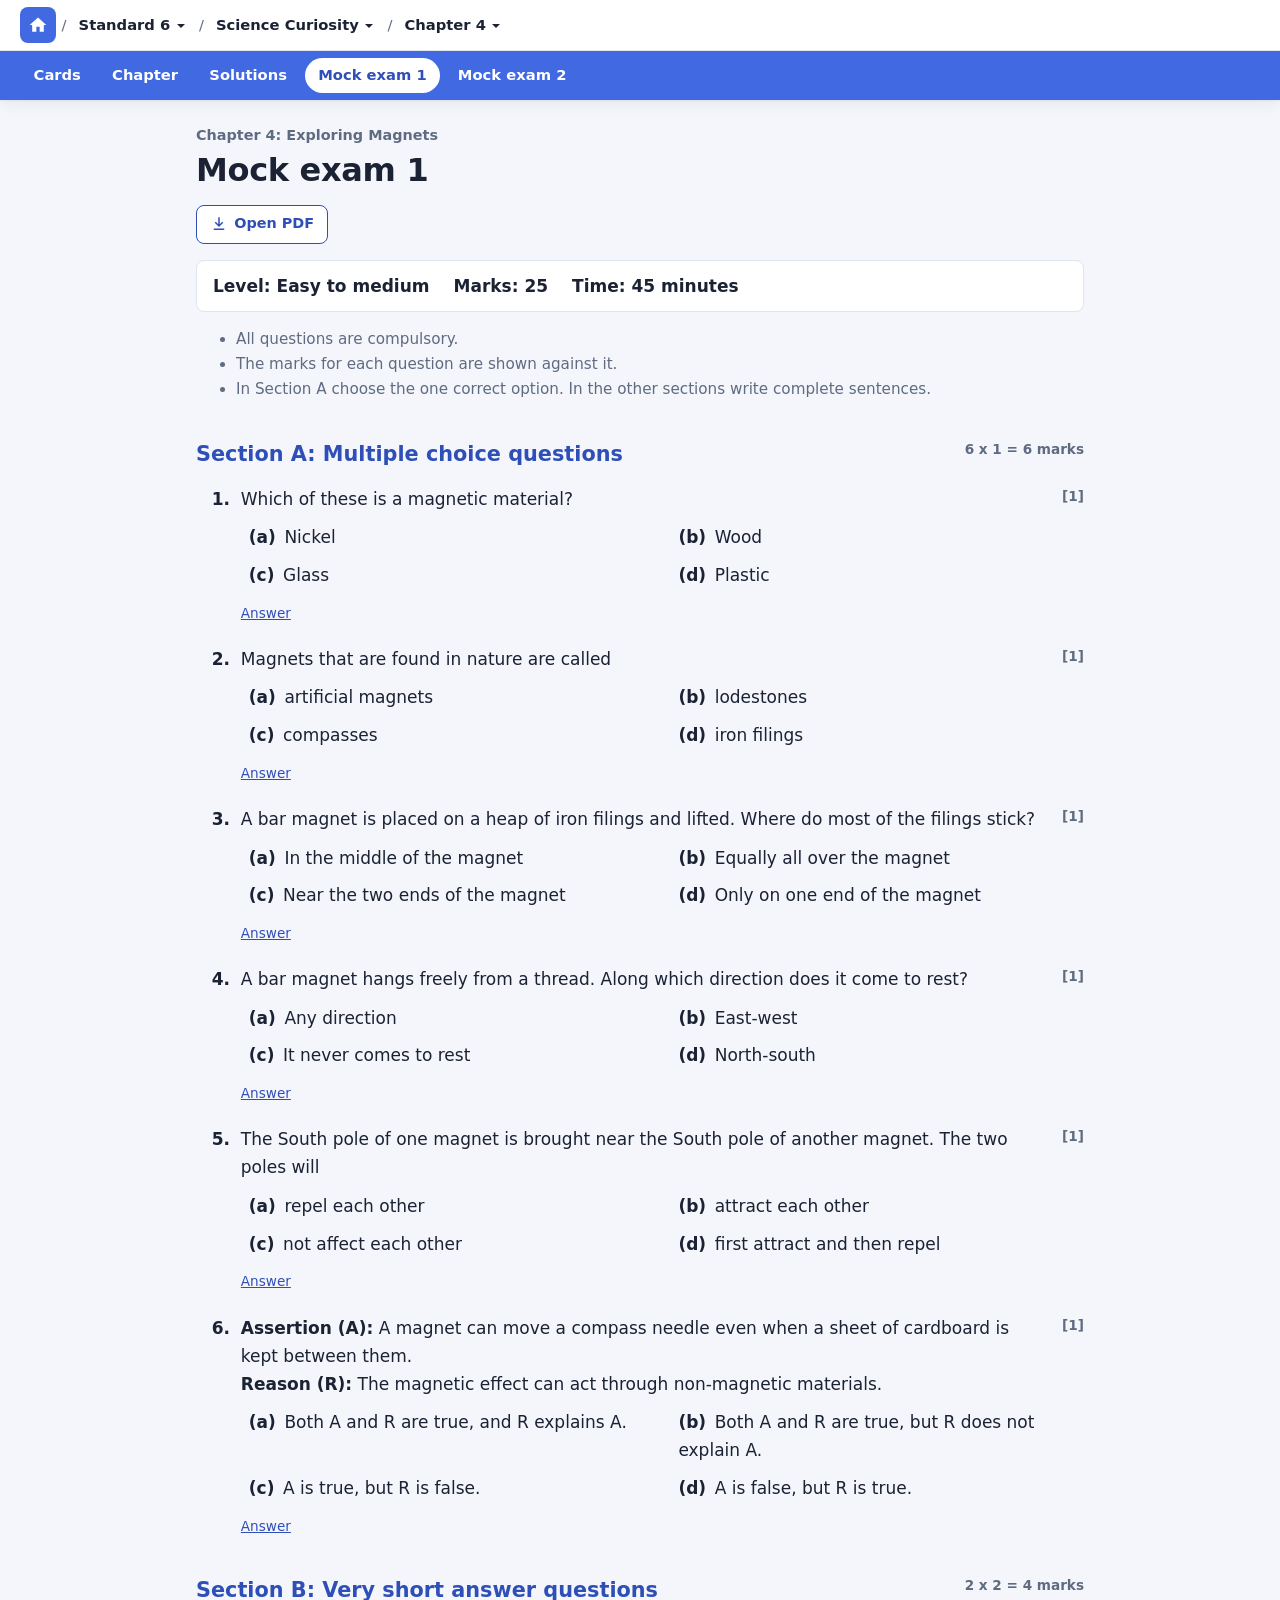
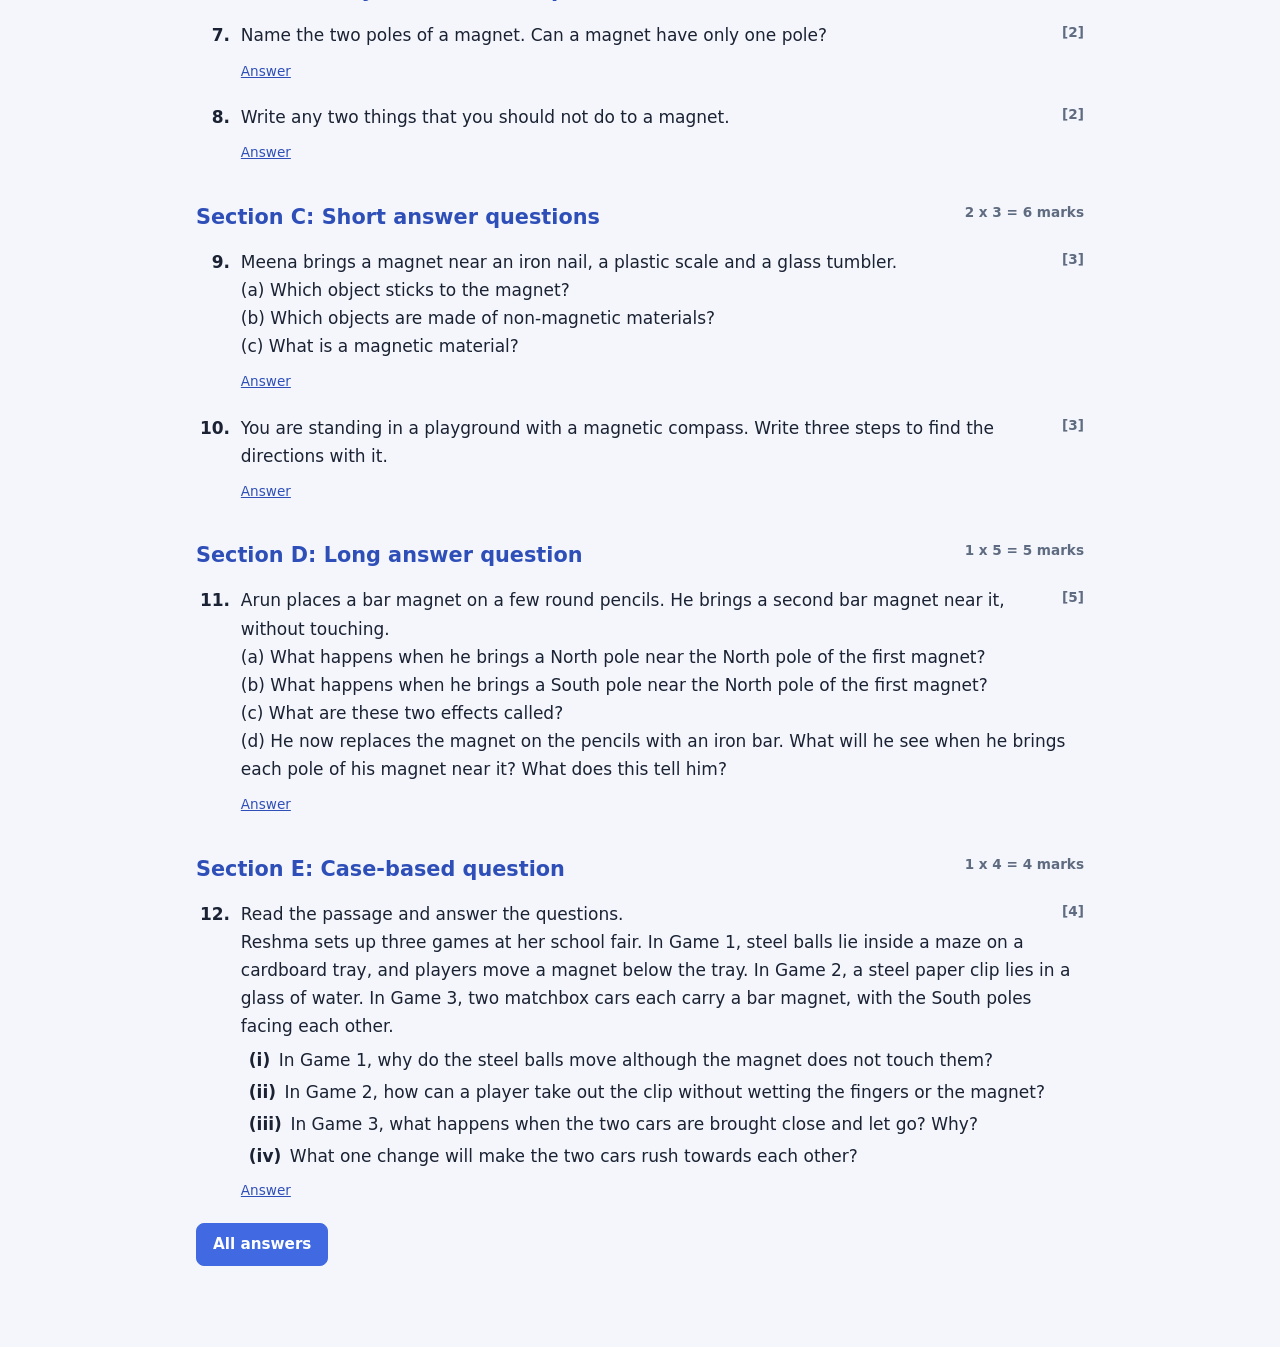
<file: standard-6/science-curiosity/chapter-04/mock-1.html>
<!doctype html>
<html lang="en">
<head>
<meta charset="utf-8">
<meta name="viewport" content="width=device-width, initial-scale=1">
<title>Mock exam 1: Exploring Magnets</title>
<link rel="stylesheet" href="../../../style.css">
</head>
<body>
<header class="topbar">
  <nav class="crumbs" aria-label="Breadcrumb">
    <a class="home" href="../../../index.html" aria-label="Home" title="Home">
      <svg viewBox="0 0 24 24" width="20" height="20" aria-hidden="true"><path fill="currentColor" d="M12 3 2 12h3v8h5v-6h4v6h5v-8h3z"/></svg>
    </a>
    <span class="crumb">
<span class="sep" aria-hidden="true">/</span>
<details class="menu" name="crumb">
  <summary>Standard 6</summary>
  <ul>
    <li><a href="../../../standard-6/science-curiosity/index.html" aria-current="true">Standard 6</a></li>
  </ul>
</details>
</span>

    <span class="crumb">
<span class="sep" aria-hidden="true">/</span>
<details class="menu" name="crumb">
  <summary>Science Curiosity</summary>
  <ul>
    <li><a href="../../../standard-6/science-curiosity/index.html" aria-current="true">Science Curiosity</a></li>
  </ul>
</details>
</span>

    <span class="crumb">
<span class="sep" aria-hidden="true">/</span>
<details class="menu" name="crumb">
  <summary>Chapter 4</summary>
  <ul>
    <li><a href="../../../standard-6/science-curiosity/chapter-04/cards.html" aria-current="true">Chapter 4: Exploring Magnets</a></li>
  </ul>
</details>
</span>

  </nav>
  <nav class="tabs" aria-label="Pages of this chapter">
      <a href="cards.html">Cards</a>

      <a href="chapter.html">Chapter</a>

      <a href="solutions.html">Solutions</a>

      <a href="mock-1.html" aria-current="page">Mock exam 1</a>

      <a href="mock-2.html">Mock exam 2</a>

  </nav>
</header>
<main id="top">
<p class="eyebrow">Chapter 4: Exploring Magnets</p>
<h1>Mock exam 1</h1>
<p class="actions no-print">
  <a class="button download" href="mock-1.pdf" target="_blank" rel="noopener">
    <svg viewBox="0 0 24 24" width="18" height="18" aria-hidden="true"><path fill="currentColor" d="M11 3h2v9.2l3.3-3.3 1.4 1.4L12 16l-5.7-5.7 1.4-1.4L11 12.2zM5 18h14v2H5z"/></svg>
    Open PDF
  </a>
</p>

<div class="paper-head">
  <span>Level: Easy to medium</span>
  <span>Marks: 25</span>
  <span>Time: 45 minutes</span>
</div>
<ul class="instructions"><li>All questions are compulsory.</li><li>The marks for each question are shown against it.</li><li>In Section A choose the one correct option. In the other sections write complete sentences.</li></ul>

<h2>Section A: Multiple choice questions <span class="marks">6 x 1 = 6 marks</span></h2>
<ol class="questions">
  <li id="q-1" value="1">
    <span class="marks">[1]</span>
    <p>Which of these is a magnetic material?</p>
    <ol class="options"><li><span class="label">(a)</span> Nickel</li><li><span class="label">(b)</span> Wood</li><li><span class="label">(c)</span> Glass</li><li><span class="label">(d)</span> Plastic</li></ol>
    <a class="small-link no-print" href="mock-1-answers.html#a-1">Answer</a>
  </li>
  <li id="q-2" value="2">
    <span class="marks">[1]</span>
    <p>Magnets that are found in nature are called</p>
    <ol class="options"><li><span class="label">(a)</span> artificial magnets</li><li><span class="label">(b)</span> lodestones</li><li><span class="label">(c)</span> compasses</li><li><span class="label">(d)</span> iron filings</li></ol>
    <a class="small-link no-print" href="mock-1-answers.html#a-2">Answer</a>
  </li>
  <li id="q-3" value="3">
    <span class="marks">[1]</span>
    <p>A bar magnet is placed on a heap of iron filings and lifted. Where do most of the filings stick?</p>
    <ol class="options"><li><span class="label">(a)</span> In the middle of the magnet</li><li><span class="label">(b)</span> Equally all over the magnet</li><li><span class="label">(c)</span> Near the two ends of the magnet</li><li><span class="label">(d)</span> Only on one end of the magnet</li></ol>
    <a class="small-link no-print" href="mock-1-answers.html#a-3">Answer</a>
  </li>
  <li id="q-4" value="4">
    <span class="marks">[1]</span>
    <p>A bar magnet hangs freely from a thread. Along which direction does it come to rest?</p>
    <ol class="options"><li><span class="label">(a)</span> Any direction</li><li><span class="label">(b)</span> East-west</li><li><span class="label">(c)</span> It never comes to rest</li><li><span class="label">(d)</span> North-south</li></ol>
    <a class="small-link no-print" href="mock-1-answers.html#a-4">Answer</a>
  </li>
  <li id="q-5" value="5">
    <span class="marks">[1]</span>
    <p>The South pole of one magnet is brought near the South pole of another magnet. The two poles will</p>
    <ol class="options"><li><span class="label">(a)</span> repel each other</li><li><span class="label">(b)</span> attract each other</li><li><span class="label">(c)</span> not affect each other</li><li><span class="label">(d)</span> first attract and then repel</li></ol>
    <a class="small-link no-print" href="mock-1-answers.html#a-5">Answer</a>
  </li>
  <li id="q-6" value="6">
    <span class="marks">[1]</span>
    <p><strong>Assertion (A):</strong> A magnet can move a compass needle even when a sheet of cardboard is kept between them.<br><strong>Reason (R):</strong> The magnetic effect can act through non-magnetic materials.</p>
    <ol class="options"><li><span class="label">(a)</span> Both A and R are true, and R explains A.</li><li><span class="label">(b)</span> Both A and R are true, but R does not explain A.</li><li><span class="label">(c)</span> A is true, but R is false.</li><li><span class="label">(d)</span> A is false, but R is true.</li></ol>
    <a class="small-link no-print" href="mock-1-answers.html#a-6">Answer</a>
  </li>
</ol>
<h2>Section B: Very short answer questions <span class="marks">2 x 2 = 4 marks</span></h2>
<ol class="questions">
  <li id="q-7" value="7">
    <span class="marks">[2]</span>
    <p>Name the two poles of a magnet. Can a magnet have only one pole?</p>
    <a class="small-link no-print" href="mock-1-answers.html#a-7">Answer</a>
  </li>
  <li id="q-8" value="8">
    <span class="marks">[2]</span>
    <p>Write any two things that you should not do to a magnet.</p>
    <a class="small-link no-print" href="mock-1-answers.html#a-8">Answer</a>
  </li>
</ol>
<h2>Section C: Short answer questions <span class="marks">2 x 3 = 6 marks</span></h2>
<ol class="questions">
  <li id="q-9" value="9">
    <span class="marks">[3]</span>
    <p>Meena brings a magnet near an iron nail, a plastic scale and a glass tumbler.<br>(a) Which object sticks to the magnet?<br>(b) Which objects are made of non-magnetic materials?<br>(c) What is a magnetic material?</p>
    <a class="small-link no-print" href="mock-1-answers.html#a-9">Answer</a>
  </li>
  <li id="q-10" value="10">
    <span class="marks">[3]</span>
    <p>You are standing in a playground with a magnetic compass. Write three steps to find the directions with it.</p>
    <a class="small-link no-print" href="mock-1-answers.html#a-10">Answer</a>
  </li>
</ol>
<h2>Section D: Long answer question <span class="marks">1 x 5 = 5 marks</span></h2>
<ol class="questions">
  <li id="q-11" value="11">
    <span class="marks">[5]</span>
    <p>Arun places a bar magnet on a few round pencils. He brings a second bar magnet near it, without touching.<br>(a) What happens when he brings a North pole near the North pole of the first magnet?<br>(b) What happens when he brings a South pole near the North pole of the first magnet?<br>(c) What are these two effects called?<br>(d) He now replaces the magnet on the pencils with an iron bar. What will he see when he brings each pole of his magnet near it? What does this tell him?</p>
    <a class="small-link no-print" href="mock-1-answers.html#a-11">Answer</a>
  </li>
</ol>
<h2>Section E: Case-based question <span class="marks">1 x 4 = 4 marks</span></h2>
<ol class="questions">
  <li id="q-12" value="12">
    <span class="marks">[4]</span>
    <p>Read the passage and answer the questions.<br>Reshma sets up three games at her school fair. In Game 1, steel balls lie inside a maze on a cardboard tray, and players move a magnet below the tray. In Game 2, a steel paper clip lies in a glass of water. In Game 3, two matchbox cars each carry a bar magnet, with the South poles facing each other.</p>
    <ol class="parts"><li><span class="label">(i)</span> In Game 1, why do the steel balls move although the magnet does not touch them?</li><li><span class="label">(ii)</span> In Game 2, how can a player take out the clip without wetting the fingers or the magnet?</li><li><span class="label">(iii)</span> In Game 3, what happens when the two cars are brought close and let go? Why?</li><li><span class="label">(iv)</span> What one change will make the two cars rush towards each other?</li></ol>
    <a class="small-link no-print" href="mock-1-answers.html#a-12">Answer</a>
  </li>
</ol>
<p class="no-print"><a class="button primary" href="mock-1-answers.html">All answers</a></p>
</main>
<script>
// Close an open breadcrumb list when the reader clicks elsewhere.
document.addEventListener("click", (event) => {
  for (const menu of document.querySelectorAll(".menu[open]")) {
    if (!menu.contains(event.target)) menu.open = false;
  }
});
</script>
</body>
</html>
</file>
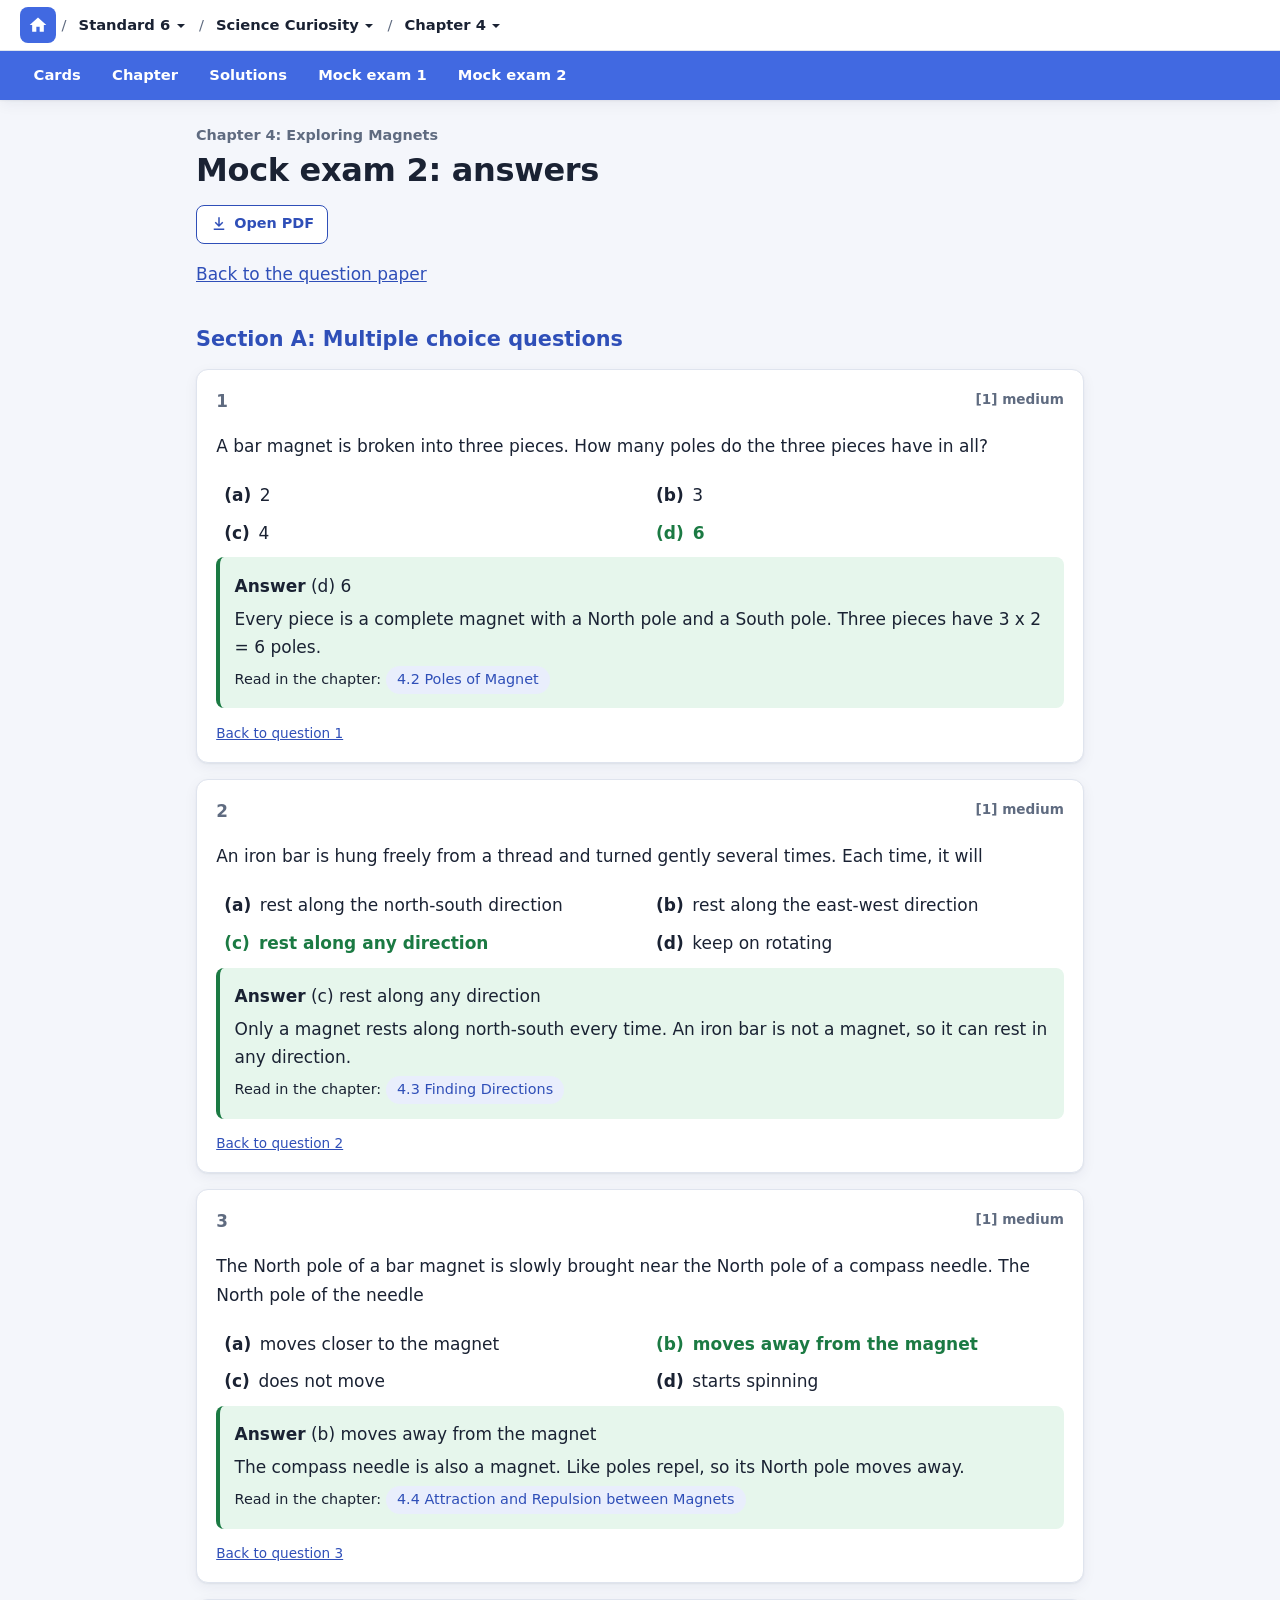
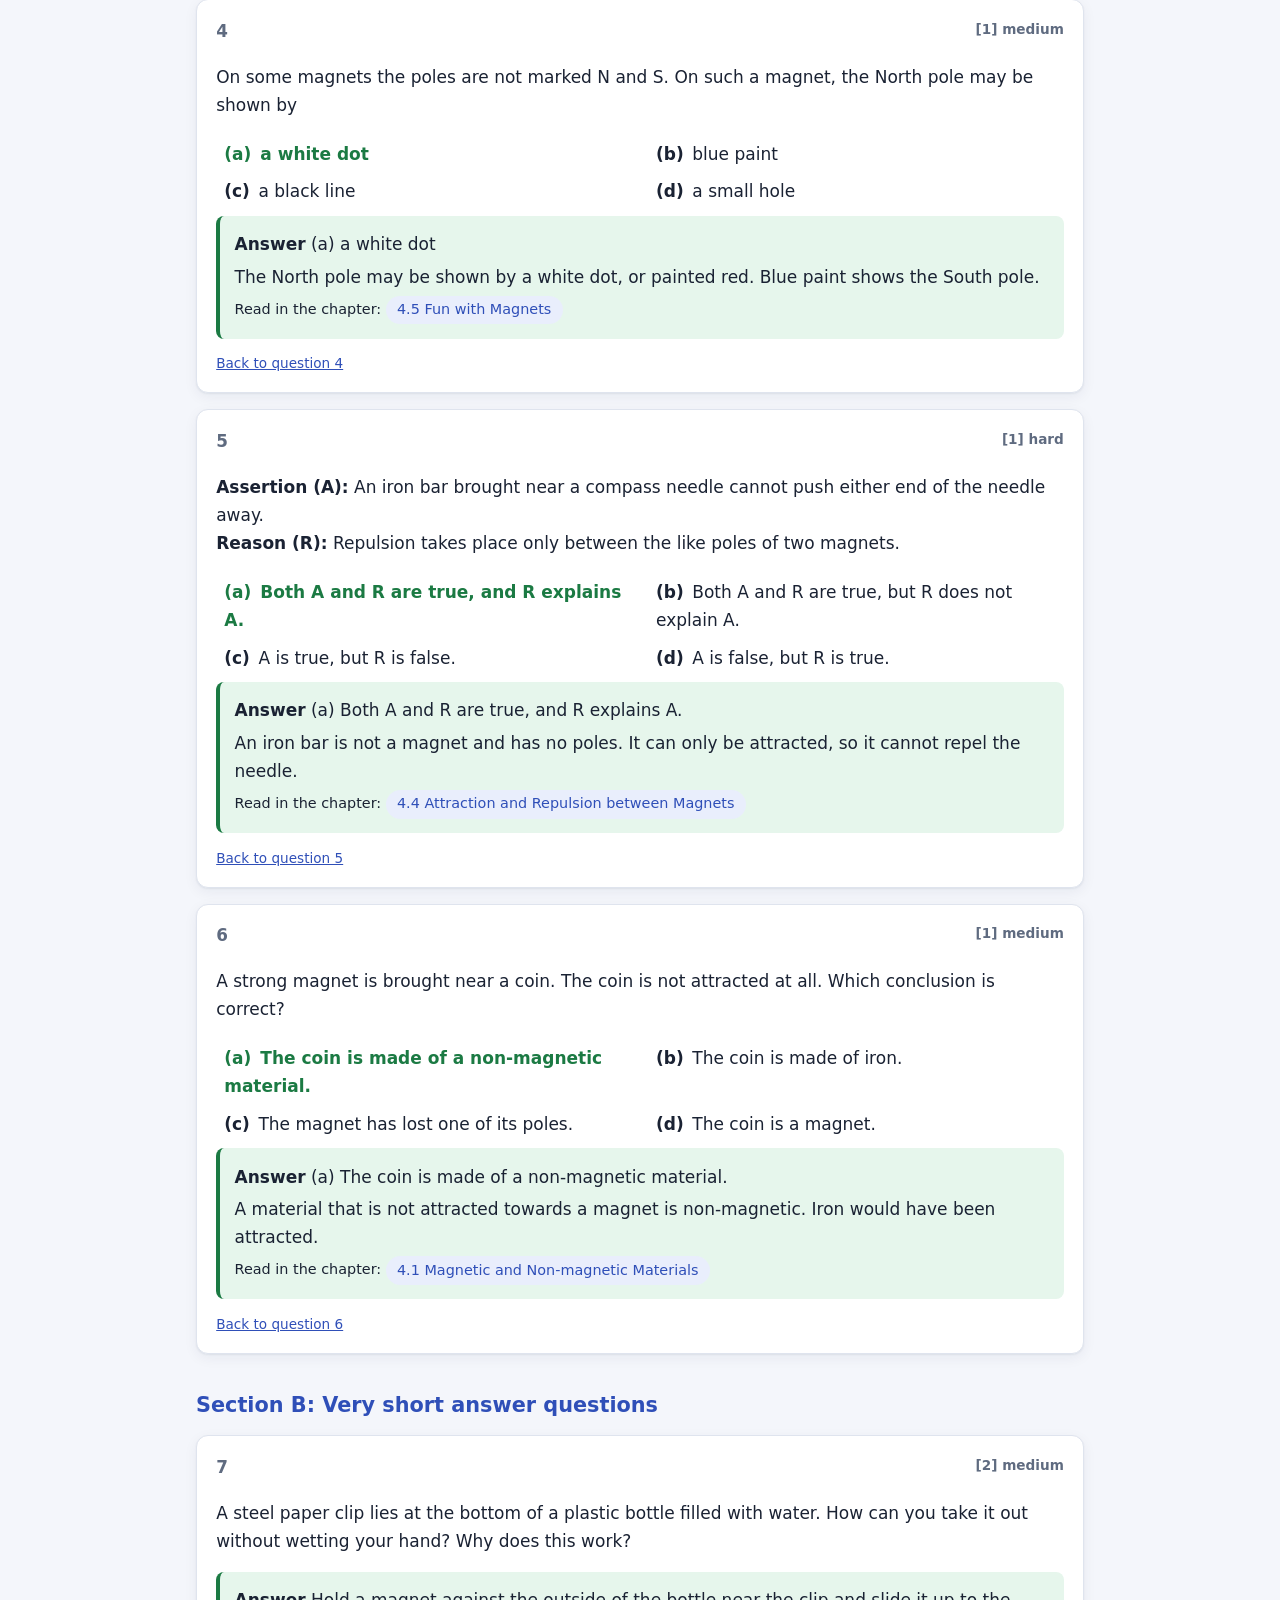
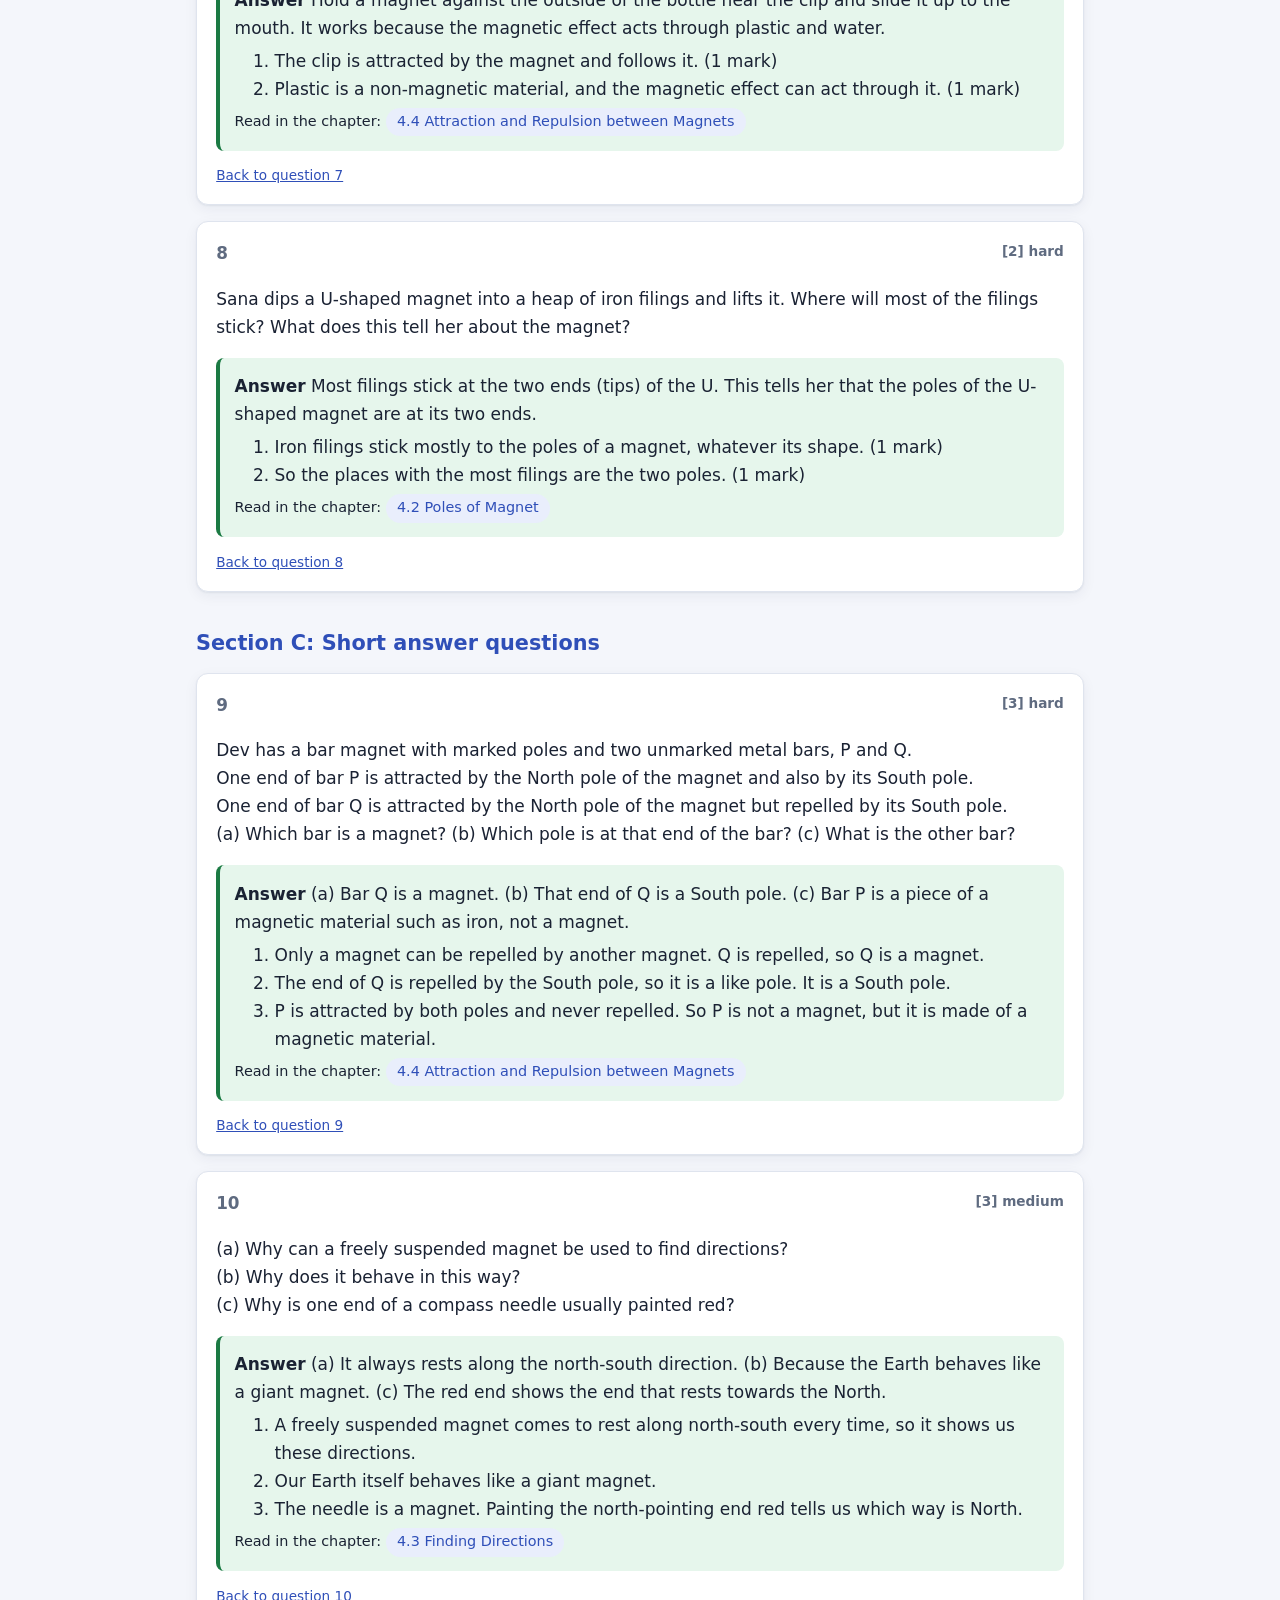
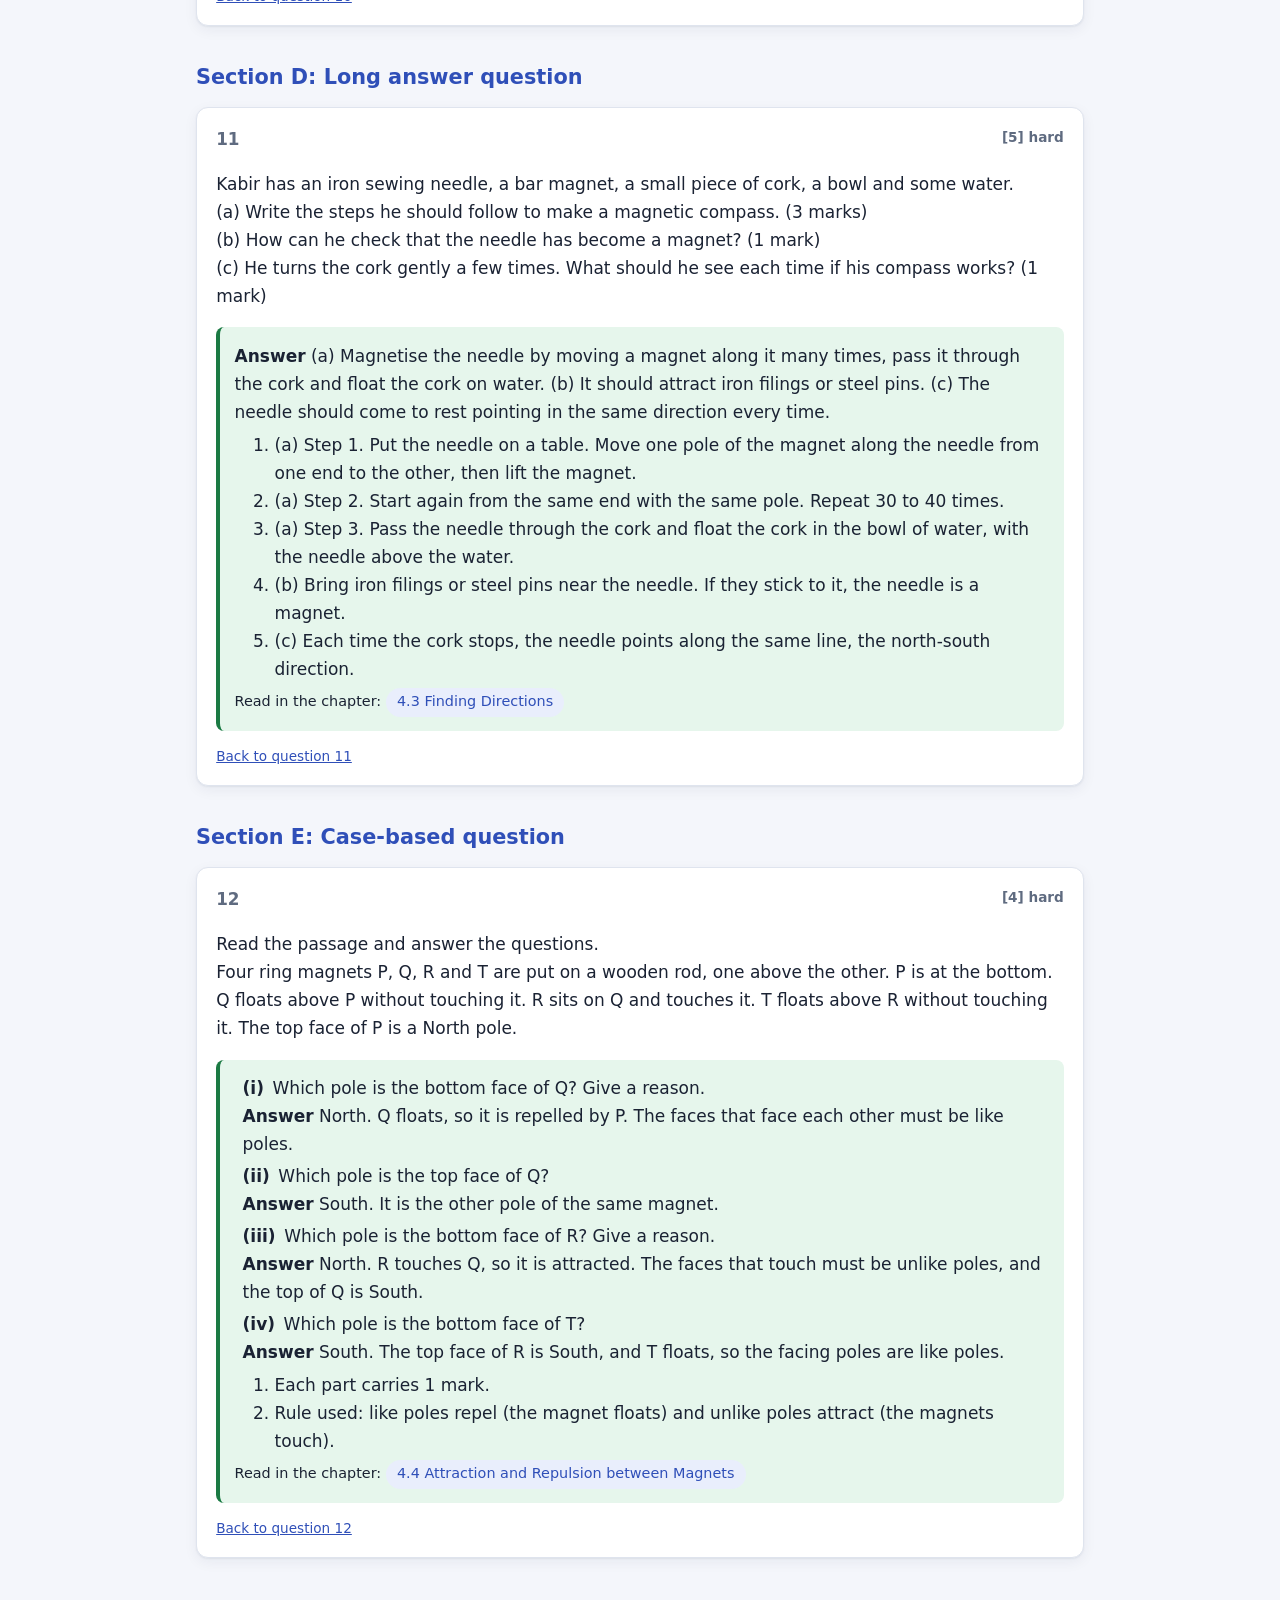
<file: standard-6/science-curiosity/chapter-04/mock-2-answers.html>
<!doctype html>
<html lang="en">
<head>
<meta charset="utf-8">
<meta name="viewport" content="width=device-width, initial-scale=1">
<title>Answers, mock exam 2: Exploring Magnets</title>
<link rel="stylesheet" href="../../../style.css">
</head>
<body>
<header class="topbar">
  <nav class="crumbs" aria-label="Breadcrumb">
    <a class="home" href="../../../index.html" aria-label="Home" title="Home">
      <svg viewBox="0 0 24 24" width="20" height="20" aria-hidden="true"><path fill="currentColor" d="M12 3 2 12h3v8h5v-6h4v6h5v-8h3z"/></svg>
    </a>
    <span class="crumb">
<span class="sep" aria-hidden="true">/</span>
<details class="menu" name="crumb">
  <summary>Standard 6</summary>
  <ul>
    <li><a href="../../../standard-6/science-curiosity/index.html" aria-current="true">Standard 6</a></li>
  </ul>
</details>
</span>

    <span class="crumb">
<span class="sep" aria-hidden="true">/</span>
<details class="menu" name="crumb">
  <summary>Science Curiosity</summary>
  <ul>
    <li><a href="../../../standard-6/science-curiosity/index.html" aria-current="true">Science Curiosity</a></li>
  </ul>
</details>
</span>

    <span class="crumb">
<span class="sep" aria-hidden="true">/</span>
<details class="menu" name="crumb">
  <summary>Chapter 4</summary>
  <ul>
    <li><a href="../../../standard-6/science-curiosity/chapter-04/cards.html" aria-current="true">Chapter 4: Exploring Magnets</a></li>
  </ul>
</details>
</span>

  </nav>
  <nav class="tabs" aria-label="Pages of this chapter">
      <a href="cards.html">Cards</a>

      <a href="chapter.html">Chapter</a>

      <a href="solutions.html">Solutions</a>

      <a href="mock-1.html">Mock exam 1</a>

      <a href="mock-2.html">Mock exam 2</a>

  </nav>
</header>
<main id="top">
<p class="eyebrow">Chapter 4: Exploring Magnets</p>
<h1>Mock exam 2: answers</h1>
<p class="actions no-print">
  <a class="button download" href="mock-2-answers.pdf" target="_blank" rel="noopener">
    <svg viewBox="0 0 24 24" width="18" height="18" aria-hidden="true"><path fill="currentColor" d="M11 3h2v9.2l3.3-3.3 1.4 1.4L12 16l-5.7-5.7 1.4-1.4L11 12.2zM5 18h14v2H5z"/></svg>
    Open PDF
  </a>
</p>

<p class="lead no-print"><a href="mock-2.html">Back to the question paper</a></p>

<h2>Section A: Multiple choice questions</h2>
<article class="solution" id="a-1">
  <h3><span class="num">1</span> <span class="marks">[1] medium</span></h3>
  <p>A bar magnet is broken into three pieces. How many poles do the three pieces have in all?</p>
  <ol class="options"><li><span class="label">(a)</span> 2</li><li><span class="label">(b)</span> 3</li><li><span class="label">(c)</span> 4</li><li class="correct"><span class="label">(d)</span> 6</li></ol>
  <div class="answer">
    <p><strong>Answer</strong> (d) 6</p>
    <p>Every piece is a complete magnet with a North pole and a South pole. Three pieces have 3 x 2 = 6 poles.</p>
    <p class="theory">Read in the chapter:
      <a class="chip" href="chapter.html#s-4-2">4.2 Poles of Magnet</a>
    </p>
  </div>
  <a class="small-link" href="mock-2.html#q-1">Back to question 1</a>
</article>
<article class="solution" id="a-2">
  <h3><span class="num">2</span> <span class="marks">[1] medium</span></h3>
  <p>An iron bar is hung freely from a thread and turned gently several times. Each time, it will</p>
  <ol class="options"><li><span class="label">(a)</span> rest along the north-south direction</li><li><span class="label">(b)</span> rest along the east-west direction</li><li class="correct"><span class="label">(c)</span> rest along any direction</li><li><span class="label">(d)</span> keep on rotating</li></ol>
  <div class="answer">
    <p><strong>Answer</strong> (c) rest along any direction</p>
    <p>Only a magnet rests along north-south every time. An iron bar is not a magnet, so it can rest in any direction.</p>
    <p class="theory">Read in the chapter:
      <a class="chip" href="chapter.html#s-4-3">4.3 Finding Directions</a>
    </p>
  </div>
  <a class="small-link" href="mock-2.html#q-2">Back to question 2</a>
</article>
<article class="solution" id="a-3">
  <h3><span class="num">3</span> <span class="marks">[1] medium</span></h3>
  <p>The North pole of a bar magnet is slowly brought near the North pole of a compass needle. The North pole of the needle</p>
  <ol class="options"><li><span class="label">(a)</span> moves closer to the magnet</li><li class="correct"><span class="label">(b)</span> moves away from the magnet</li><li><span class="label">(c)</span> does not move</li><li><span class="label">(d)</span> starts spinning</li></ol>
  <div class="answer">
    <p><strong>Answer</strong> (b) moves away from the magnet</p>
    <p>The compass needle is also a magnet. Like poles repel, so its North pole moves away.</p>
    <p class="theory">Read in the chapter:
      <a class="chip" href="chapter.html#s-4-4">4.4 Attraction and Repulsion between Magnets</a>
    </p>
  </div>
  <a class="small-link" href="mock-2.html#q-3">Back to question 3</a>
</article>
<article class="solution" id="a-4">
  <h3><span class="num">4</span> <span class="marks">[1] medium</span></h3>
  <p>On some magnets the poles are not marked N and S. On such a magnet, the North pole may be shown by</p>
  <ol class="options"><li class="correct"><span class="label">(a)</span> a white dot</li><li><span class="label">(b)</span> blue paint</li><li><span class="label">(c)</span> a black line</li><li><span class="label">(d)</span> a small hole</li></ol>
  <div class="answer">
    <p><strong>Answer</strong> (a) a white dot</p>
    <p>The North pole may be shown by a white dot, or painted red. Blue paint shows the South pole.</p>
    <p class="theory">Read in the chapter:
      <a class="chip" href="chapter.html#s-4-5">4.5 Fun with Magnets</a>
    </p>
  </div>
  <a class="small-link" href="mock-2.html#q-4">Back to question 4</a>
</article>
<article class="solution" id="a-5">
  <h3><span class="num">5</span> <span class="marks">[1] hard</span></h3>
  <p><strong>Assertion (A):</strong> An iron bar brought near a compass needle cannot push either end of the needle away.<br><strong>Reason (R):</strong> Repulsion takes place only between the like poles of two magnets.</p>
  <ol class="options"><li class="correct"><span class="label">(a)</span> Both A and R are true, and R explains A.</li><li><span class="label">(b)</span> Both A and R are true, but R does not explain A.</li><li><span class="label">(c)</span> A is true, but R is false.</li><li><span class="label">(d)</span> A is false, but R is true.</li></ol>
  <div class="answer">
    <p><strong>Answer</strong> (a) Both A and R are true, and R explains A.</p>
    <p>An iron bar is not a magnet and has no poles. It can only be attracted, so it cannot repel the needle.</p>
    <p class="theory">Read in the chapter:
      <a class="chip" href="chapter.html#s-4-4">4.4 Attraction and Repulsion between Magnets</a>
    </p>
  </div>
  <a class="small-link" href="mock-2.html#q-5">Back to question 5</a>
</article>
<article class="solution" id="a-6">
  <h3><span class="num">6</span> <span class="marks">[1] medium</span></h3>
  <p>A strong magnet is brought near a coin. The coin is not attracted at all. Which conclusion is correct?</p>
  <ol class="options"><li class="correct"><span class="label">(a)</span> The coin is made of a non-magnetic material.</li><li><span class="label">(b)</span> The coin is made of iron.</li><li><span class="label">(c)</span> The magnet has lost one of its poles.</li><li><span class="label">(d)</span> The coin is a magnet.</li></ol>
  <div class="answer">
    <p><strong>Answer</strong> (a) The coin is made of a non-magnetic material.</p>
    <p>A material that is not attracted towards a magnet is non-magnetic. Iron would have been attracted.</p>
    <p class="theory">Read in the chapter:
      <a class="chip" href="chapter.html#s-4-1">4.1 Magnetic and Non-magnetic Materials</a>
    </p>
  </div>
  <a class="small-link" href="mock-2.html#q-6">Back to question 6</a>
</article>
<h2>Section B: Very short answer questions</h2>
<article class="solution" id="a-7">
  <h3><span class="num">7</span> <span class="marks">[2] medium</span></h3>
  <p>A steel paper clip lies at the bottom of a plastic bottle filled with water. How can you take it out without wetting your hand? Why does this work?</p>
  <div class="answer">
    <p><strong>Answer</strong> Hold a magnet against the outside of the bottle near the clip and slide it up to the mouth. It works because the magnetic effect acts through plastic and water.</p>
    <ol><li>The clip is attracted by the magnet and follows it. (1 mark)</li><li>Plastic is a non-magnetic material, and the magnetic effect can act through it. (1 mark)</li></ol>
    <p class="theory">Read in the chapter:
      <a class="chip" href="chapter.html#s-4-4">4.4 Attraction and Repulsion between Magnets</a>
    </p>
  </div>
  <a class="small-link" href="mock-2.html#q-7">Back to question 7</a>
</article>
<article class="solution" id="a-8">
  <h3><span class="num">8</span> <span class="marks">[2] hard</span></h3>
  <p>Sana dips a U-shaped magnet into a heap of iron filings and lifts it. Where will most of the filings stick? What does this tell her about the magnet?</p>
  <div class="answer">
    <p><strong>Answer</strong> Most filings stick at the two ends (tips) of the U. This tells her that the poles of the U-shaped magnet are at its two ends.</p>
    <ol><li>Iron filings stick mostly to the poles of a magnet, whatever its shape. (1 mark)</li><li>So the places with the most filings are the two poles. (1 mark)</li></ol>
    <p class="theory">Read in the chapter:
      <a class="chip" href="chapter.html#s-4-2">4.2 Poles of Magnet</a>
    </p>
  </div>
  <a class="small-link" href="mock-2.html#q-8">Back to question 8</a>
</article>
<h2>Section C: Short answer questions</h2>
<article class="solution" id="a-9">
  <h3><span class="num">9</span> <span class="marks">[3] hard</span></h3>
  <p>Dev has a bar magnet with marked poles and two unmarked metal bars, P and Q.<br>One end of bar P is attracted by the North pole of the magnet and also by its South pole.<br>One end of bar Q is attracted by the North pole of the magnet but repelled by its South pole.<br>(a) Which bar is a magnet? (b) Which pole is at that end of the bar? (c) What is the other bar?</p>
  <div class="answer">
    <p><strong>Answer</strong> (a) Bar Q is a magnet. (b) That end of Q is a South pole. (c) Bar P is a piece of a magnetic material such as iron, not a magnet.</p>
    <ol><li>Only a magnet can be repelled by another magnet. Q is repelled, so Q is a magnet.</li><li>The end of Q is repelled by the South pole, so it is a like pole. It is a South pole.</li><li>P is attracted by both poles and never repelled. So P is not a magnet, but it is made of a magnetic material.</li></ol>
    <p class="theory">Read in the chapter:
      <a class="chip" href="chapter.html#s-4-4">4.4 Attraction and Repulsion between Magnets</a>
    </p>
  </div>
  <a class="small-link" href="mock-2.html#q-9">Back to question 9</a>
</article>
<article class="solution" id="a-10">
  <h3><span class="num">10</span> <span class="marks">[3] medium</span></h3>
  <p>(a) Why can a freely suspended magnet be used to find directions?<br>(b) Why does it behave in this way?<br>(c) Why is one end of a compass needle usually painted red?</p>
  <div class="answer">
    <p><strong>Answer</strong> (a) It always rests along the north-south direction. (b) Because the Earth behaves like a giant magnet. (c) The red end shows the end that rests towards the North.</p>
    <ol><li>A freely suspended magnet comes to rest along north-south every time, so it shows us these directions.</li><li>Our Earth itself behaves like a giant magnet.</li><li>The needle is a magnet. Painting the north-pointing end red tells us which way is North.</li></ol>
    <p class="theory">Read in the chapter:
      <a class="chip" href="chapter.html#s-4-3">4.3 Finding Directions</a>
    </p>
  </div>
  <a class="small-link" href="mock-2.html#q-10">Back to question 10</a>
</article>
<h2>Section D: Long answer question</h2>
<article class="solution" id="a-11">
  <h3><span class="num">11</span> <span class="marks">[5] hard</span></h3>
  <p>Kabir has an iron sewing needle, a bar magnet, a small piece of cork, a bowl and some water.<br>(a) Write the steps he should follow to make a magnetic compass. (3 marks)<br>(b) How can he check that the needle has become a magnet? (1 mark)<br>(c) He turns the cork gently a few times. What should he see each time if his compass works? (1 mark)</p>
  <div class="answer">
    <p><strong>Answer</strong> (a) Magnetise the needle by moving a magnet along it many times, pass it through the cork and float the cork on water. (b) It should attract iron filings or steel pins. (c) The needle should come to rest pointing in the same direction every time.</p>
    <ol><li>(a) Step 1. Put the needle on a table. Move one pole of the magnet along the needle from one end to the other, then lift the magnet.</li><li>(a) Step 2. Start again from the same end with the same pole. Repeat 30 to 40 times.</li><li>(a) Step 3. Pass the needle through the cork and float the cork in the bowl of water, with the needle above the water.</li><li>(b) Bring iron filings or steel pins near the needle. If they stick to it, the needle is a magnet.</li><li>(c) Each time the cork stops, the needle points along the same line, the north-south direction.</li></ol>
    <p class="theory">Read in the chapter:
      <a class="chip" href="chapter.html#s-4-3">4.3 Finding Directions</a>
    </p>
  </div>
  <a class="small-link" href="mock-2.html#q-11">Back to question 11</a>
</article>
<h2>Section E: Case-based question</h2>
<article class="solution" id="a-12">
  <h3><span class="num">12</span> <span class="marks">[4] hard</span></h3>
  <p>Read the passage and answer the questions.<br>Four ring magnets P, Q, R and T are put on a wooden rod, one above the other. P is at the bottom. Q floats above P without touching it. R sits on Q and touches it. T floats above R without touching it. The top face of P is a North pole.</p>
  <div class="answer">
    <ol class="parts"><li><span class="label">(i)</span> Which pole is the bottom face of Q? Give a reason.<br><strong>Answer</strong> North. Q floats, so it is repelled by P. The faces that face each other must be like poles.</li><li><span class="label">(ii)</span> Which pole is the top face of Q?<br><strong>Answer</strong> South. It is the other pole of the same magnet.</li><li><span class="label">(iii)</span> Which pole is the bottom face of R? Give a reason.<br><strong>Answer</strong> North. R touches Q, so it is attracted. The faces that touch must be unlike poles, and the top of Q is South.</li><li><span class="label">(iv)</span> Which pole is the bottom face of T?<br><strong>Answer</strong> South. The top face of R is South, and T floats, so the facing poles are like poles.</li></ol>
    <ol><li>Each part carries 1 mark.</li><li>Rule used: like poles repel (the magnet floats) and unlike poles attract (the magnets touch).</li></ol>
    <p class="theory">Read in the chapter:
      <a class="chip" href="chapter.html#s-4-4">4.4 Attraction and Repulsion between Magnets</a>
    </p>
  </div>
  <a class="small-link" href="mock-2.html#q-12">Back to question 12</a>
</article>
</main>
<script>
// Close an open breadcrumb list when the reader clicks elsewhere.
document.addEventListener("click", (event) => {
  for (const menu of document.querySelectorAll(".menu[open]")) {
    if (!menu.contains(event.target)) menu.open = false;
  }
});
</script>
</body>
</html>
</file>
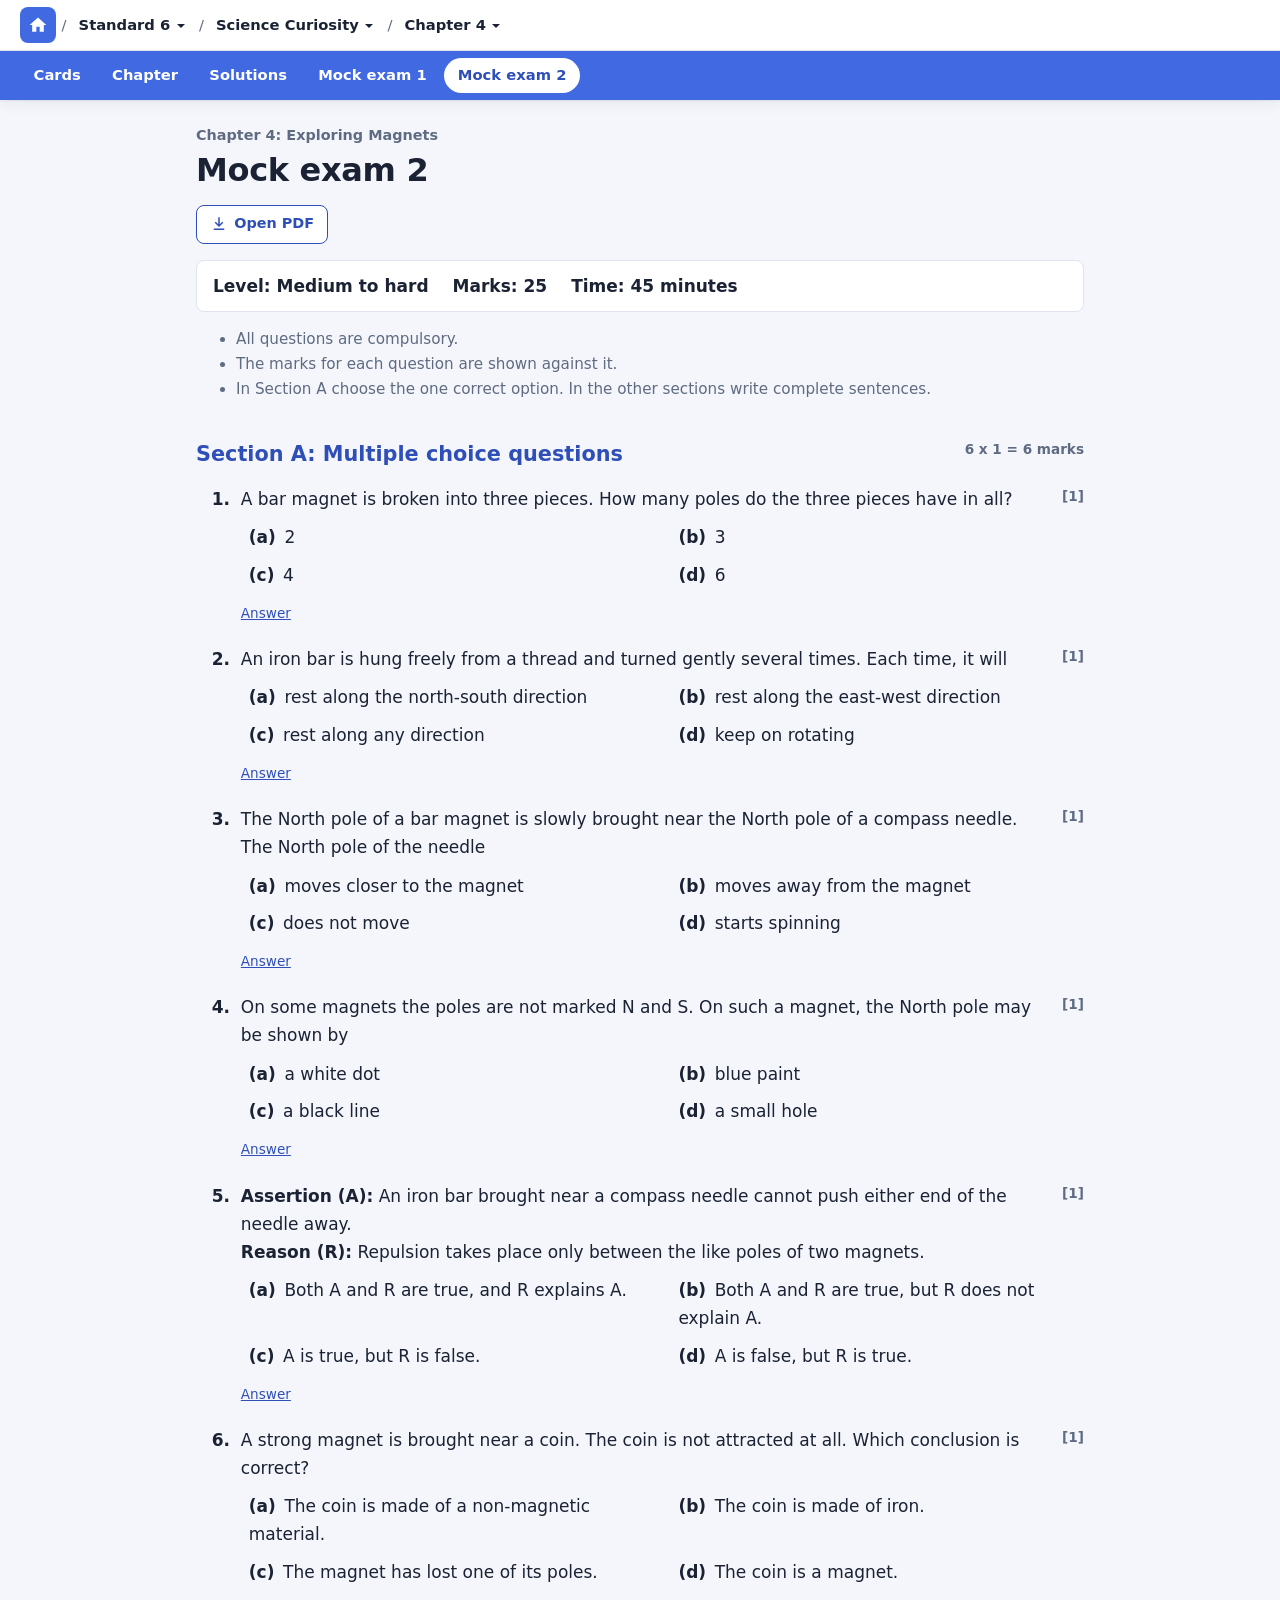
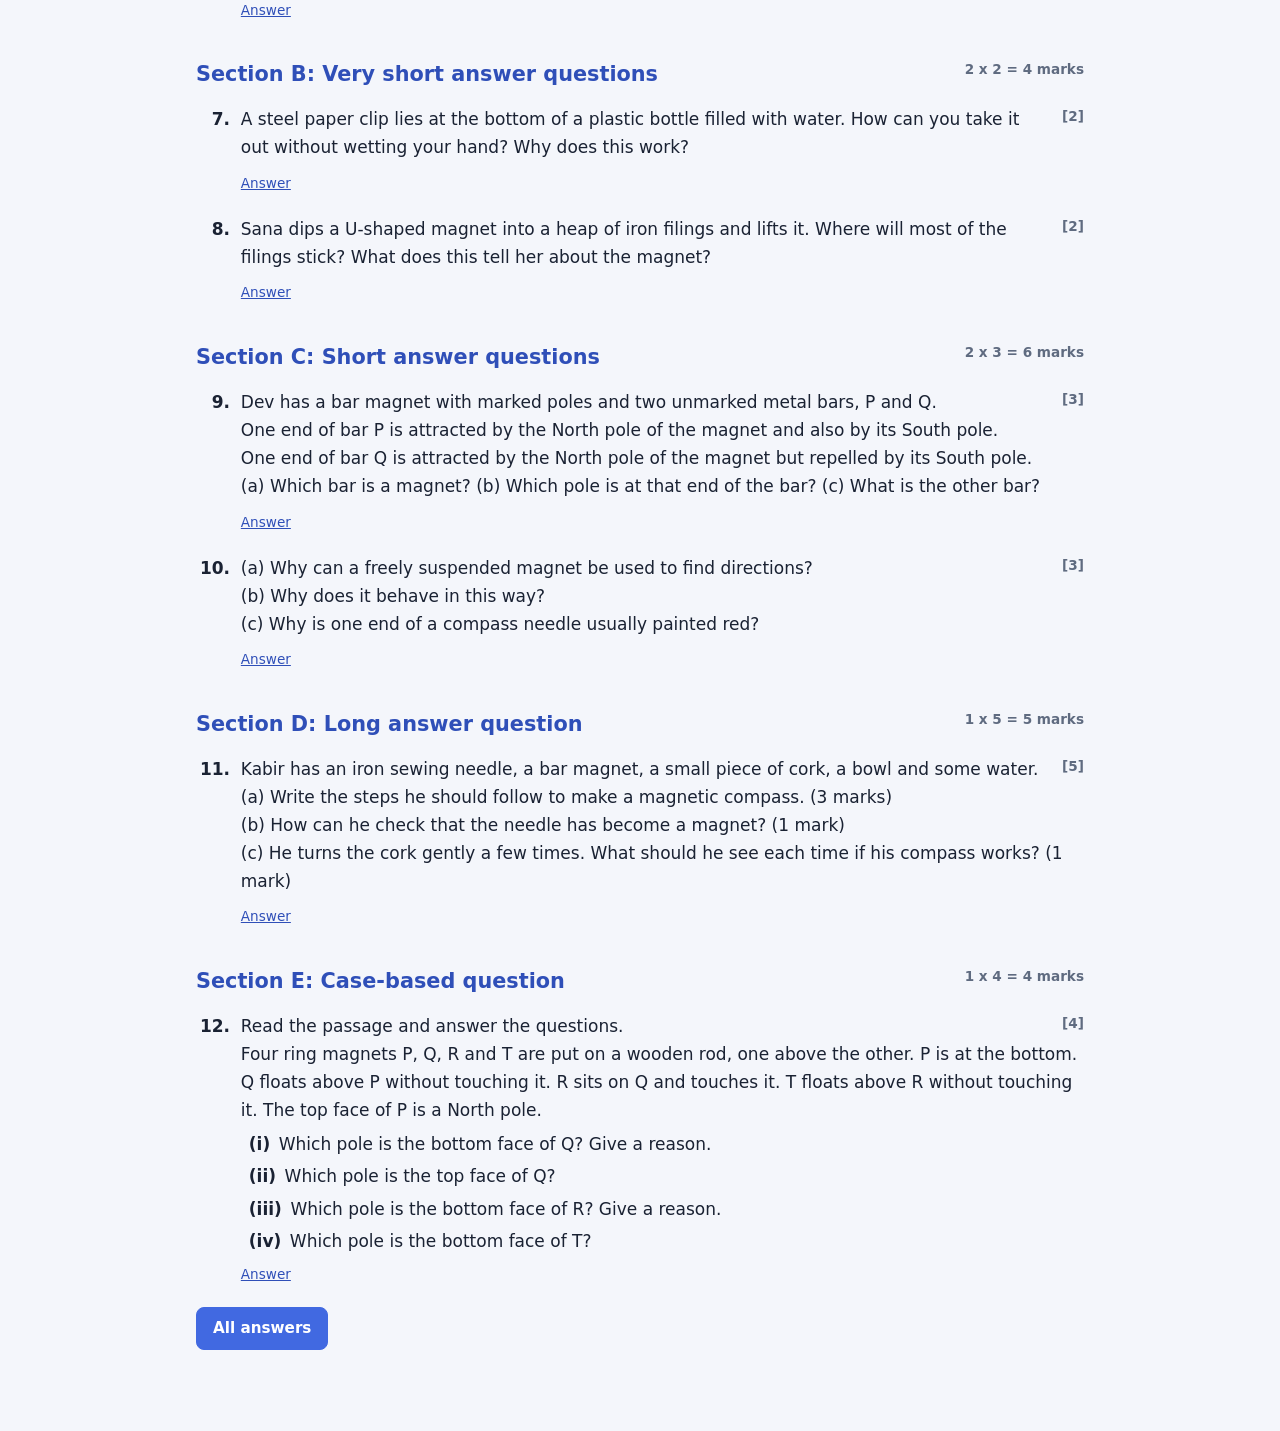
<file: standard-6/science-curiosity/chapter-04/mock-2.html>
<!doctype html>
<html lang="en">
<head>
<meta charset="utf-8">
<meta name="viewport" content="width=device-width, initial-scale=1">
<title>Mock exam 2: Exploring Magnets</title>
<link rel="stylesheet" href="../../../style.css">
</head>
<body>
<header class="topbar">
  <nav class="crumbs" aria-label="Breadcrumb">
    <a class="home" href="../../../index.html" aria-label="Home" title="Home">
      <svg viewBox="0 0 24 24" width="20" height="20" aria-hidden="true"><path fill="currentColor" d="M12 3 2 12h3v8h5v-6h4v6h5v-8h3z"/></svg>
    </a>
    <span class="crumb">
<span class="sep" aria-hidden="true">/</span>
<details class="menu" name="crumb">
  <summary>Standard 6</summary>
  <ul>
    <li><a href="../../../standard-6/science-curiosity/index.html" aria-current="true">Standard 6</a></li>
  </ul>
</details>
</span>

    <span class="crumb">
<span class="sep" aria-hidden="true">/</span>
<details class="menu" name="crumb">
  <summary>Science Curiosity</summary>
  <ul>
    <li><a href="../../../standard-6/science-curiosity/index.html" aria-current="true">Science Curiosity</a></li>
  </ul>
</details>
</span>

    <span class="crumb">
<span class="sep" aria-hidden="true">/</span>
<details class="menu" name="crumb">
  <summary>Chapter 4</summary>
  <ul>
    <li><a href="../../../standard-6/science-curiosity/chapter-04/cards.html" aria-current="true">Chapter 4: Exploring Magnets</a></li>
  </ul>
</details>
</span>

  </nav>
  <nav class="tabs" aria-label="Pages of this chapter">
      <a href="cards.html">Cards</a>

      <a href="chapter.html">Chapter</a>

      <a href="solutions.html">Solutions</a>

      <a href="mock-1.html">Mock exam 1</a>

      <a href="mock-2.html" aria-current="page">Mock exam 2</a>

  </nav>
</header>
<main id="top">
<p class="eyebrow">Chapter 4: Exploring Magnets</p>
<h1>Mock exam 2</h1>
<p class="actions no-print">
  <a class="button download" href="mock-2.pdf" target="_blank" rel="noopener">
    <svg viewBox="0 0 24 24" width="18" height="18" aria-hidden="true"><path fill="currentColor" d="M11 3h2v9.2l3.3-3.3 1.4 1.4L12 16l-5.7-5.7 1.4-1.4L11 12.2zM5 18h14v2H5z"/></svg>
    Open PDF
  </a>
</p>

<div class="paper-head">
  <span>Level: Medium to hard</span>
  <span>Marks: 25</span>
  <span>Time: 45 minutes</span>
</div>
<ul class="instructions"><li>All questions are compulsory.</li><li>The marks for each question are shown against it.</li><li>In Section A choose the one correct option. In the other sections write complete sentences.</li></ul>

<h2>Section A: Multiple choice questions <span class="marks">6 x 1 = 6 marks</span></h2>
<ol class="questions">
  <li id="q-1" value="1">
    <span class="marks">[1]</span>
    <p>A bar magnet is broken into three pieces. How many poles do the three pieces have in all?</p>
    <ol class="options"><li><span class="label">(a)</span> 2</li><li><span class="label">(b)</span> 3</li><li><span class="label">(c)</span> 4</li><li><span class="label">(d)</span> 6</li></ol>
    <a class="small-link no-print" href="mock-2-answers.html#a-1">Answer</a>
  </li>
  <li id="q-2" value="2">
    <span class="marks">[1]</span>
    <p>An iron bar is hung freely from a thread and turned gently several times. Each time, it will</p>
    <ol class="options"><li><span class="label">(a)</span> rest along the north-south direction</li><li><span class="label">(b)</span> rest along the east-west direction</li><li><span class="label">(c)</span> rest along any direction</li><li><span class="label">(d)</span> keep on rotating</li></ol>
    <a class="small-link no-print" href="mock-2-answers.html#a-2">Answer</a>
  </li>
  <li id="q-3" value="3">
    <span class="marks">[1]</span>
    <p>The North pole of a bar magnet is slowly brought near the North pole of a compass needle. The North pole of the needle</p>
    <ol class="options"><li><span class="label">(a)</span> moves closer to the magnet</li><li><span class="label">(b)</span> moves away from the magnet</li><li><span class="label">(c)</span> does not move</li><li><span class="label">(d)</span> starts spinning</li></ol>
    <a class="small-link no-print" href="mock-2-answers.html#a-3">Answer</a>
  </li>
  <li id="q-4" value="4">
    <span class="marks">[1]</span>
    <p>On some magnets the poles are not marked N and S. On such a magnet, the North pole may be shown by</p>
    <ol class="options"><li><span class="label">(a)</span> a white dot</li><li><span class="label">(b)</span> blue paint</li><li><span class="label">(c)</span> a black line</li><li><span class="label">(d)</span> a small hole</li></ol>
    <a class="small-link no-print" href="mock-2-answers.html#a-4">Answer</a>
  </li>
  <li id="q-5" value="5">
    <span class="marks">[1]</span>
    <p><strong>Assertion (A):</strong> An iron bar brought near a compass needle cannot push either end of the needle away.<br><strong>Reason (R):</strong> Repulsion takes place only between the like poles of two magnets.</p>
    <ol class="options"><li><span class="label">(a)</span> Both A and R are true, and R explains A.</li><li><span class="label">(b)</span> Both A and R are true, but R does not explain A.</li><li><span class="label">(c)</span> A is true, but R is false.</li><li><span class="label">(d)</span> A is false, but R is true.</li></ol>
    <a class="small-link no-print" href="mock-2-answers.html#a-5">Answer</a>
  </li>
  <li id="q-6" value="6">
    <span class="marks">[1]</span>
    <p>A strong magnet is brought near a coin. The coin is not attracted at all. Which conclusion is correct?</p>
    <ol class="options"><li><span class="label">(a)</span> The coin is made of a non-magnetic material.</li><li><span class="label">(b)</span> The coin is made of iron.</li><li><span class="label">(c)</span> The magnet has lost one of its poles.</li><li><span class="label">(d)</span> The coin is a magnet.</li></ol>
    <a class="small-link no-print" href="mock-2-answers.html#a-6">Answer</a>
  </li>
</ol>
<h2>Section B: Very short answer questions <span class="marks">2 x 2 = 4 marks</span></h2>
<ol class="questions">
  <li id="q-7" value="7">
    <span class="marks">[2]</span>
    <p>A steel paper clip lies at the bottom of a plastic bottle filled with water. How can you take it out without wetting your hand? Why does this work?</p>
    <a class="small-link no-print" href="mock-2-answers.html#a-7">Answer</a>
  </li>
  <li id="q-8" value="8">
    <span class="marks">[2]</span>
    <p>Sana dips a U-shaped magnet into a heap of iron filings and lifts it. Where will most of the filings stick? What does this tell her about the magnet?</p>
    <a class="small-link no-print" href="mock-2-answers.html#a-8">Answer</a>
  </li>
</ol>
<h2>Section C: Short answer questions <span class="marks">2 x 3 = 6 marks</span></h2>
<ol class="questions">
  <li id="q-9" value="9">
    <span class="marks">[3]</span>
    <p>Dev has a bar magnet with marked poles and two unmarked metal bars, P and Q.<br>One end of bar P is attracted by the North pole of the magnet and also by its South pole.<br>One end of bar Q is attracted by the North pole of the magnet but repelled by its South pole.<br>(a) Which bar is a magnet? (b) Which pole is at that end of the bar? (c) What is the other bar?</p>
    <a class="small-link no-print" href="mock-2-answers.html#a-9">Answer</a>
  </li>
  <li id="q-10" value="10">
    <span class="marks">[3]</span>
    <p>(a) Why can a freely suspended magnet be used to find directions?<br>(b) Why does it behave in this way?<br>(c) Why is one end of a compass needle usually painted red?</p>
    <a class="small-link no-print" href="mock-2-answers.html#a-10">Answer</a>
  </li>
</ol>
<h2>Section D: Long answer question <span class="marks">1 x 5 = 5 marks</span></h2>
<ol class="questions">
  <li id="q-11" value="11">
    <span class="marks">[5]</span>
    <p>Kabir has an iron sewing needle, a bar magnet, a small piece of cork, a bowl and some water.<br>(a) Write the steps he should follow to make a magnetic compass. (3 marks)<br>(b) How can he check that the needle has become a magnet? (1 mark)<br>(c) He turns the cork gently a few times. What should he see each time if his compass works? (1 mark)</p>
    <a class="small-link no-print" href="mock-2-answers.html#a-11">Answer</a>
  </li>
</ol>
<h2>Section E: Case-based question <span class="marks">1 x 4 = 4 marks</span></h2>
<ol class="questions">
  <li id="q-12" value="12">
    <span class="marks">[4]</span>
    <p>Read the passage and answer the questions.<br>Four ring magnets P, Q, R and T are put on a wooden rod, one above the other. P is at the bottom. Q floats above P without touching it. R sits on Q and touches it. T floats above R without touching it. The top face of P is a North pole.</p>
    <ol class="parts"><li><span class="label">(i)</span> Which pole is the bottom face of Q? Give a reason.</li><li><span class="label">(ii)</span> Which pole is the top face of Q?</li><li><span class="label">(iii)</span> Which pole is the bottom face of R? Give a reason.</li><li><span class="label">(iv)</span> Which pole is the bottom face of T?</li></ol>
    <a class="small-link no-print" href="mock-2-answers.html#a-12">Answer</a>
  </li>
</ol>
<p class="no-print"><a class="button primary" href="mock-2-answers.html">All answers</a></p>
</main>
<script>
// Close an open breadcrumb list when the reader clicks elsewhere.
document.addEventListener("click", (event) => {
  for (const menu of document.querySelectorAll(".menu[open]")) {
    if (!menu.contains(event.target)) menu.open = false;
  }
});
</script>
</body>
</html>
</file>
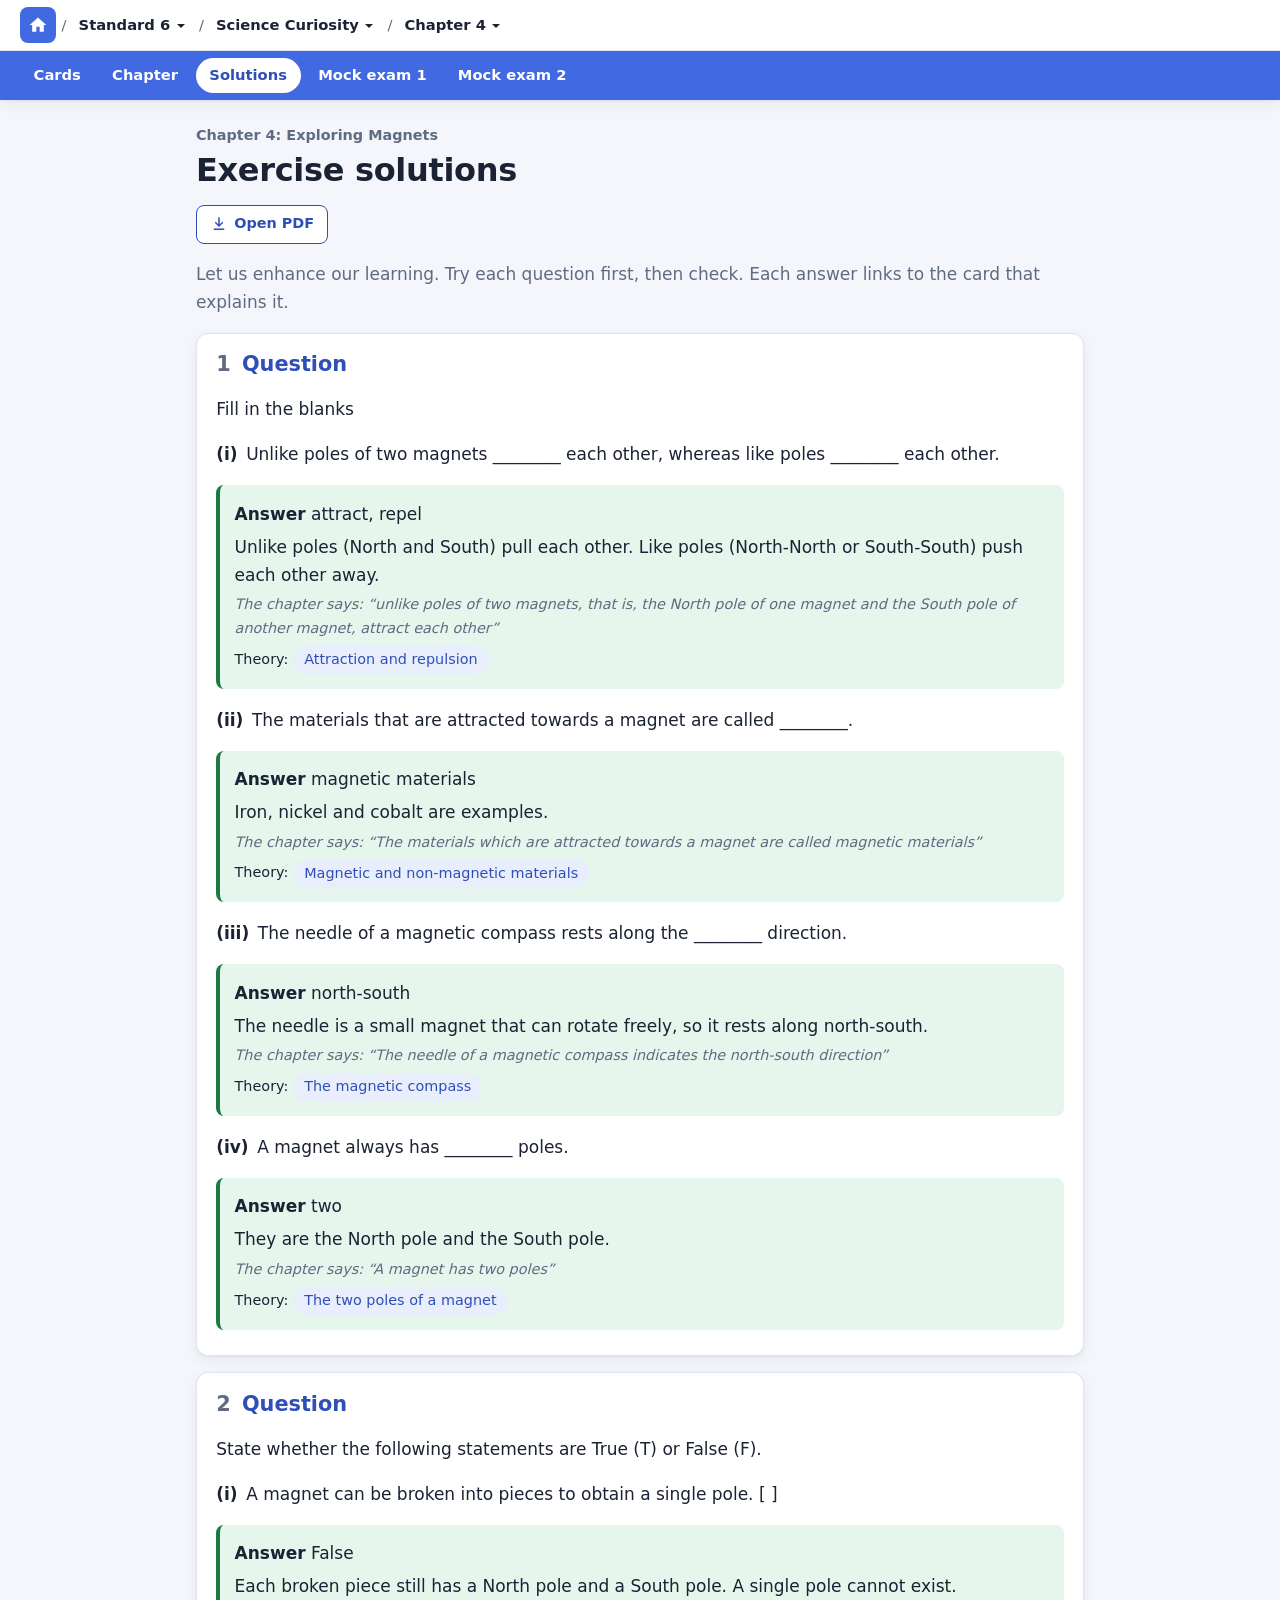
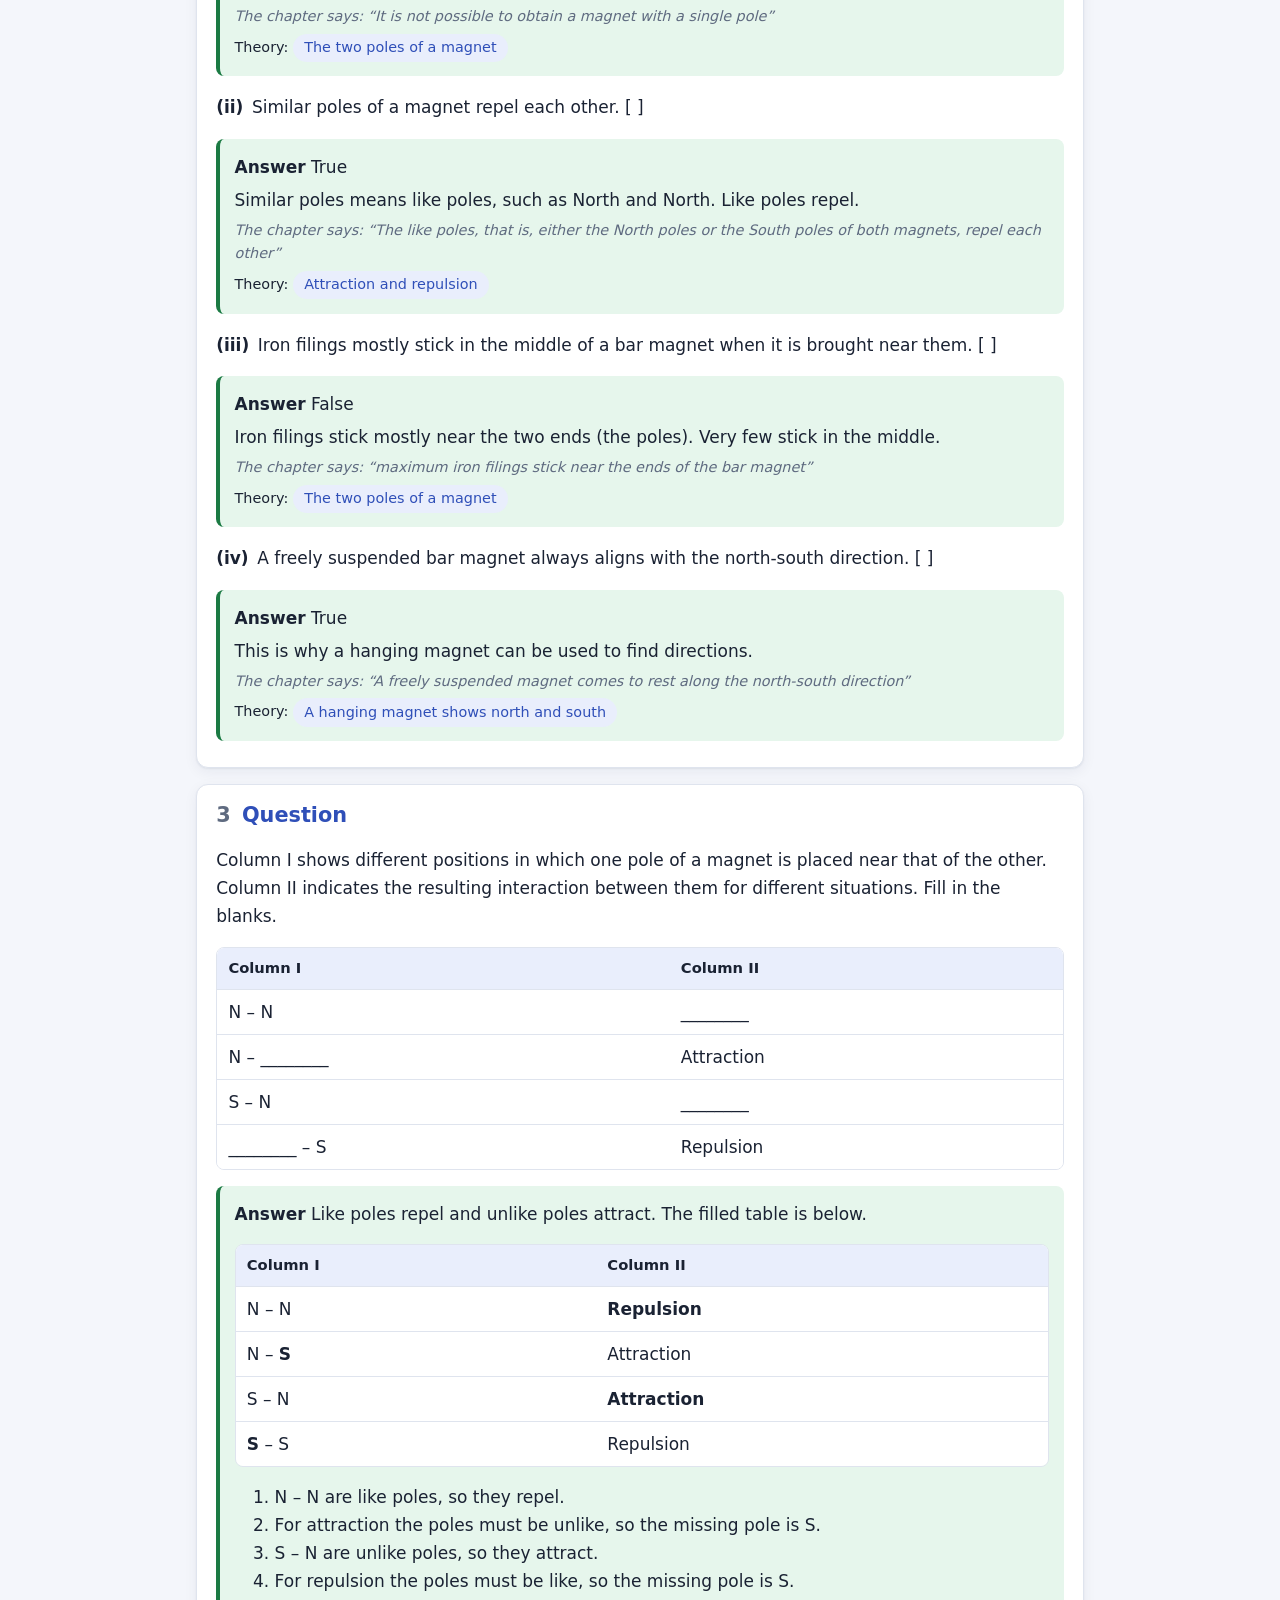
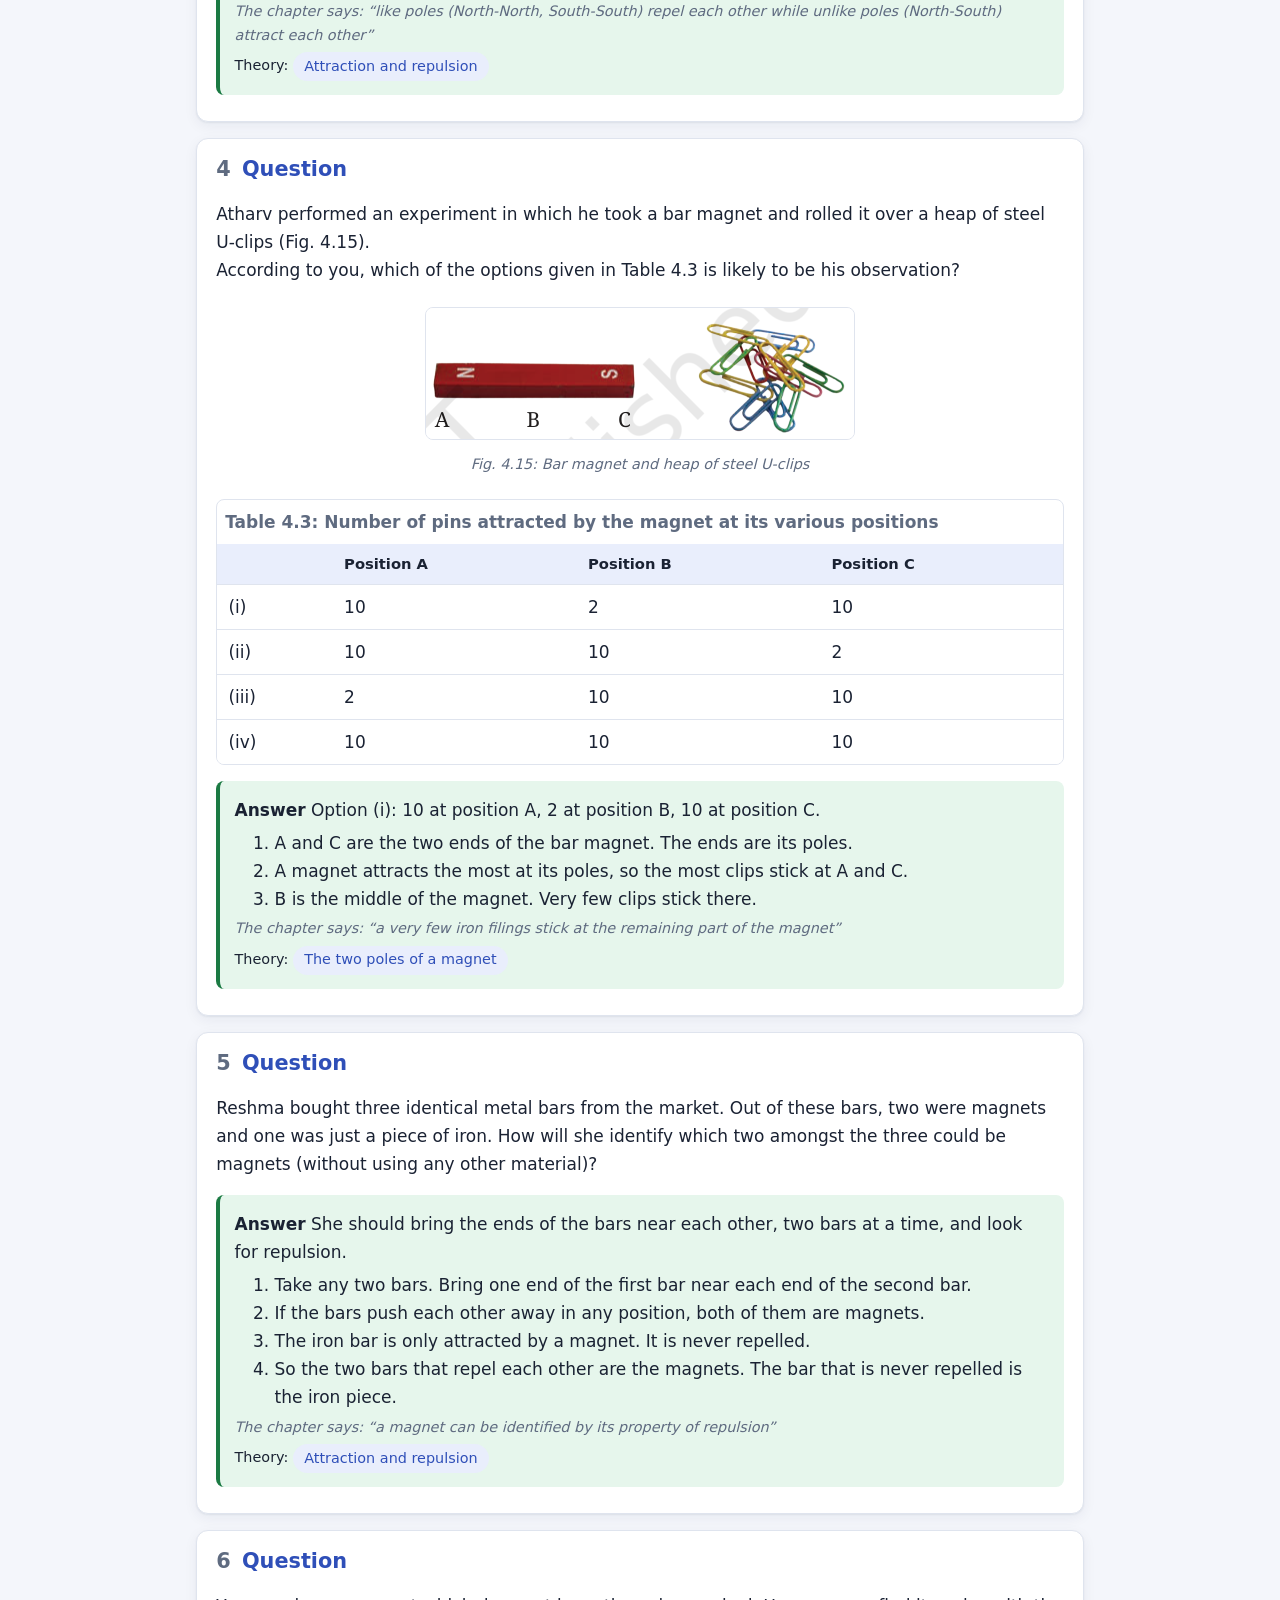
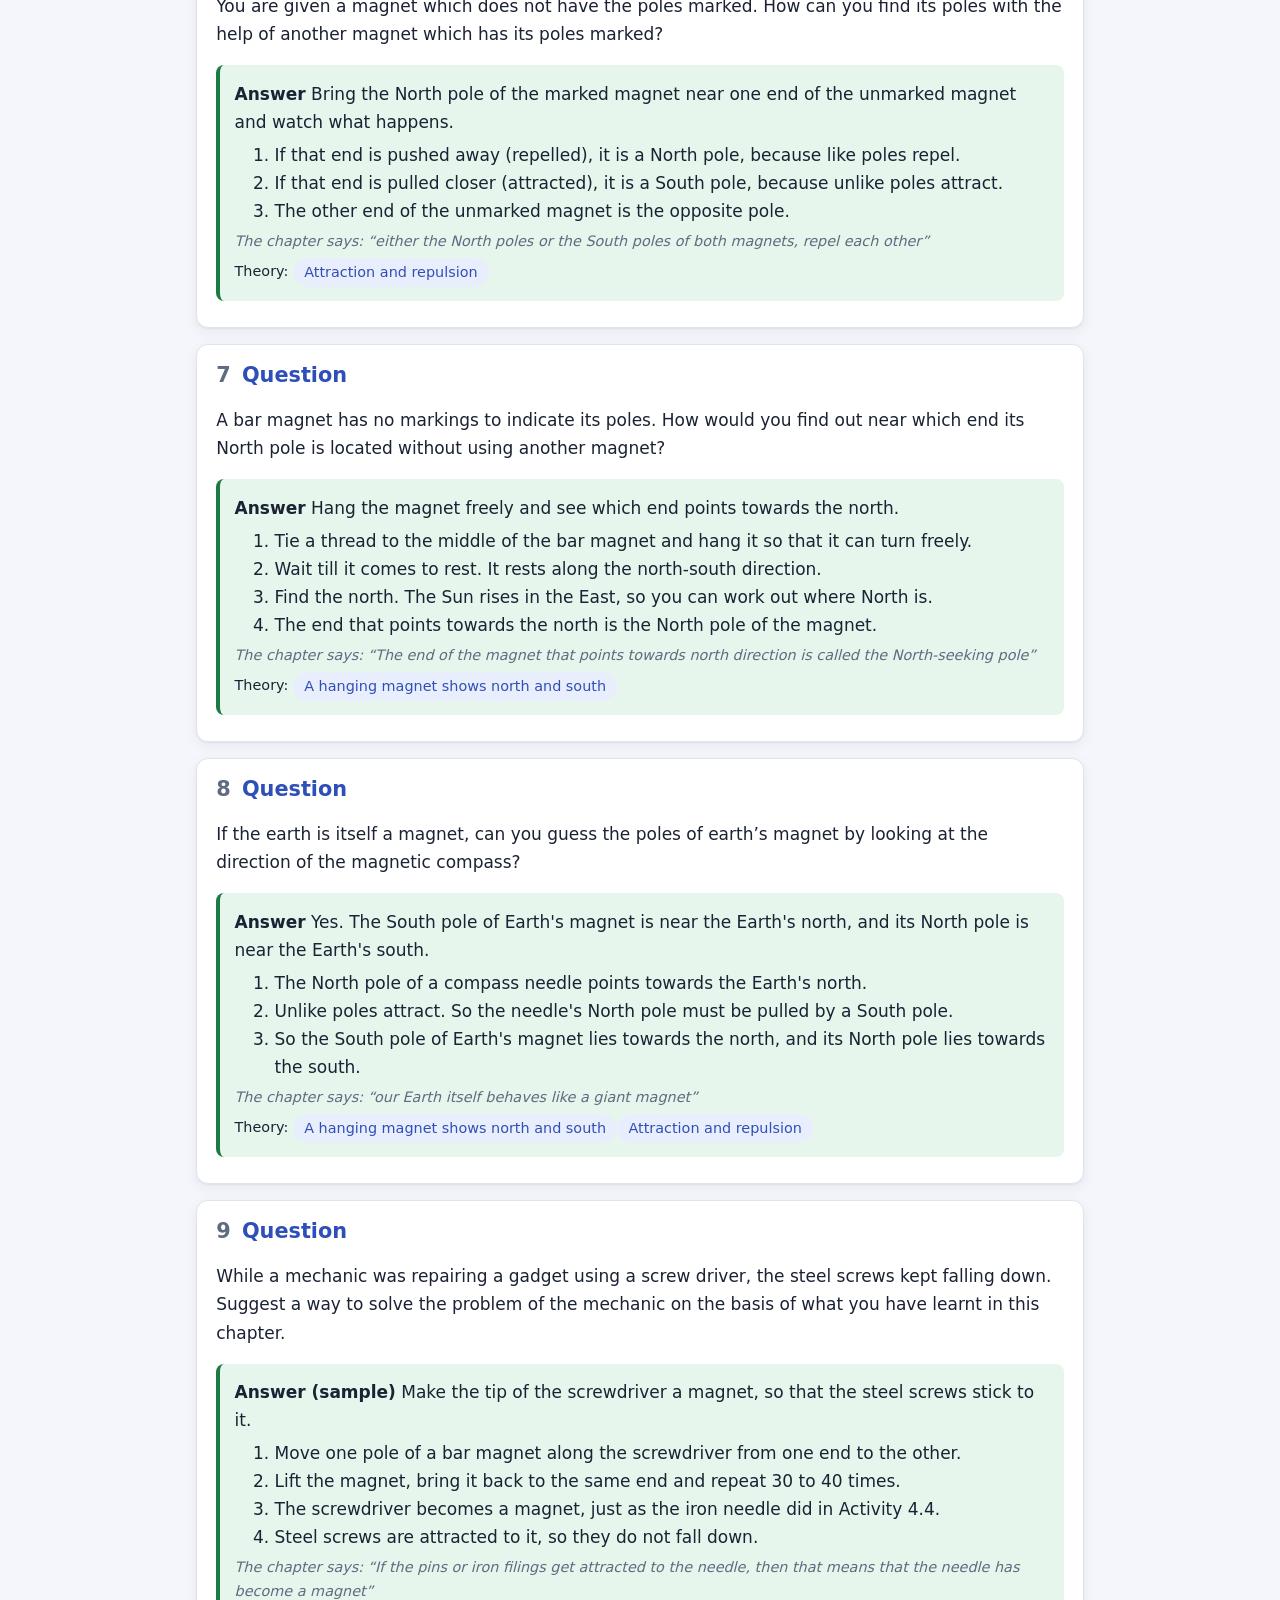
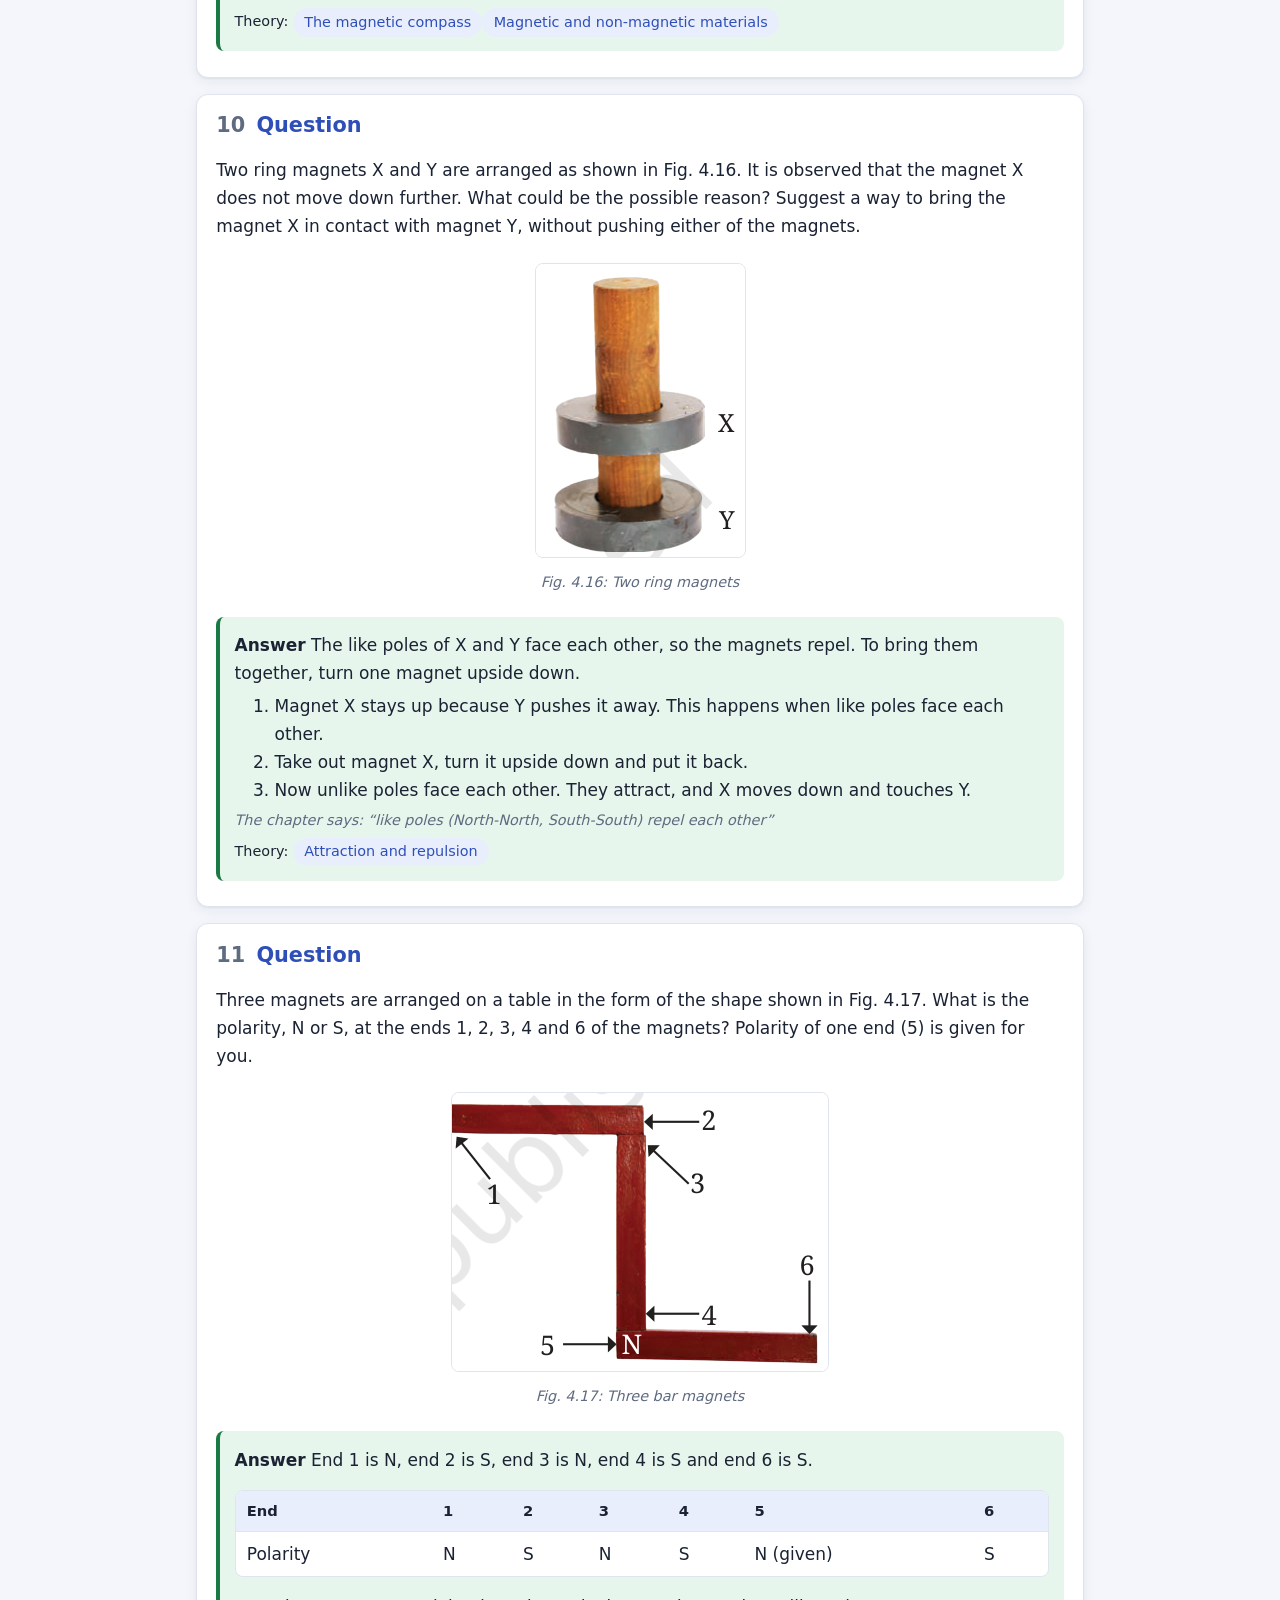
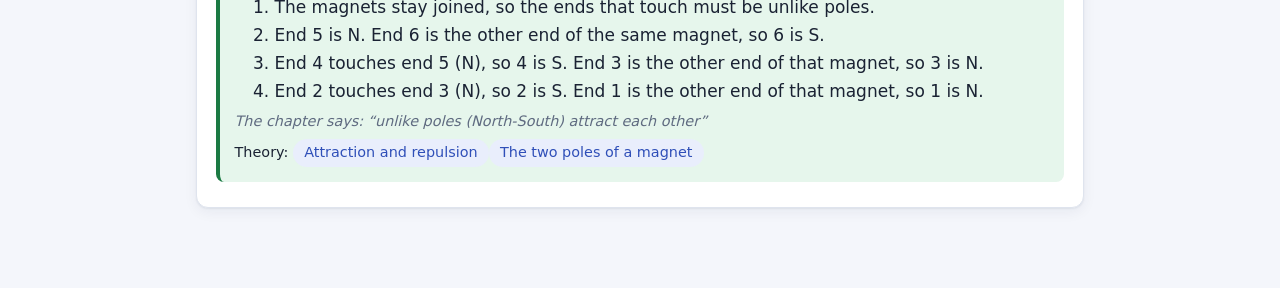
<file: standard-6/science-curiosity/chapter-04/solutions.html>
<!doctype html>
<html lang="en">
<head>
<meta charset="utf-8">
<meta name="viewport" content="width=device-width, initial-scale=1">
<title>Solutions: Exploring Magnets</title>
<link rel="stylesheet" href="../../../style.css">
</head>
<body>
<header class="topbar">
  <nav class="crumbs" aria-label="Breadcrumb">
    <a class="home" href="../../../index.html" aria-label="Home" title="Home">
      <svg viewBox="0 0 24 24" width="20" height="20" aria-hidden="true"><path fill="currentColor" d="M12 3 2 12h3v8h5v-6h4v6h5v-8h3z"/></svg>
    </a>
    <span class="crumb">
<span class="sep" aria-hidden="true">/</span>
<details class="menu" name="crumb">
  <summary>Standard 6</summary>
  <ul>
    <li><a href="../../../standard-6/science-curiosity/index.html" aria-current="true">Standard 6</a></li>
  </ul>
</details>
</span>

    <span class="crumb">
<span class="sep" aria-hidden="true">/</span>
<details class="menu" name="crumb">
  <summary>Science Curiosity</summary>
  <ul>
    <li><a href="../../../standard-6/science-curiosity/index.html" aria-current="true">Science Curiosity</a></li>
  </ul>
</details>
</span>

    <span class="crumb">
<span class="sep" aria-hidden="true">/</span>
<details class="menu" name="crumb">
  <summary>Chapter 4</summary>
  <ul>
    <li><a href="../../../standard-6/science-curiosity/chapter-04/cards.html" aria-current="true">Chapter 4: Exploring Magnets</a></li>
  </ul>
</details>
</span>

  </nav>
  <nav class="tabs" aria-label="Pages of this chapter">
      <a href="cards.html">Cards</a>

      <a href="chapter.html">Chapter</a>

      <a href="solutions.html" aria-current="page">Solutions</a>

      <a href="mock-1.html">Mock exam 1</a>

      <a href="mock-2.html">Mock exam 2</a>

  </nav>
</header>
<main id="top">
<p class="eyebrow">Chapter 4: Exploring Magnets</p>
<h1>Exercise solutions</h1>
<p class="actions no-print">
  <a class="button download" href="solutions.pdf" target="_blank" rel="noopener">
    <svg viewBox="0 0 24 24" width="18" height="18" aria-hidden="true"><path fill="currentColor" d="M11 3h2v9.2l3.3-3.3 1.4 1.4L12 16l-5.7-5.7 1.4-1.4L11 12.2zM5 18h14v2H5z"/></svg>
    Open PDF
  </a>
</p>

<p class="lead">Let us enhance our learning. Try each question first, then check. Each answer links to the card that explains it.</p>
<section class="solution" id="q-1">
  <h2><span class="num">1</span> Question</h2>
  <p>Fill in the blanks</p>

  <div class="part">
    <p><span class="label">(i)</span> Unlike poles of two magnets ________ each other, whereas like poles ________ each other.</p>
    <div class="answer">
  <p><strong>Answer</strong> attract, repel</p>
  <p>Unlike poles (North and South) pull each other. Like poles (North-North or South-South) push each other away.</p>
<p class="evidence">The chapter says: “unlike poles of two magnets, that is, the North pole of one magnet and the South pole of another magnet, attract each other”</p>  <p class="theory">Theory:
<a class="chip" href="cards.html#card-attraction-repulsion">Attraction and repulsion</a>  </p>
</div>

  </div>
  <div class="part">
    <p><span class="label">(ii)</span> The materials that are attracted towards a magnet are called ________.</p>
    <div class="answer">
  <p><strong>Answer</strong> magnetic materials</p>
  <p>Iron, nickel and cobalt are examples.</p>
<p class="evidence">The chapter says: “The materials which are attracted towards a magnet are called magnetic materials”</p>  <p class="theory">Theory:
<a class="chip" href="cards.html#card-magnetic-materials">Magnetic and non-magnetic materials</a>  </p>
</div>

  </div>
  <div class="part">
    <p><span class="label">(iii)</span> The needle of a magnetic compass rests along the ________ direction.</p>
    <div class="answer">
  <p><strong>Answer</strong> north-south</p>
  <p>The needle is a small magnet that can rotate freely, so it rests along north-south.</p>
<p class="evidence">The chapter says: “The needle of a magnetic compass indicates the north-south direction”</p>  <p class="theory">Theory:
<a class="chip" href="cards.html#card-magnetic-compass">The magnetic compass</a>  </p>
</div>

  </div>
  <div class="part">
    <p><span class="label">(iv)</span> A magnet always has ________ poles.</p>
    <div class="answer">
  <p><strong>Answer</strong> two</p>
  <p>They are the North pole and the South pole.</p>
<p class="evidence">The chapter says: “A magnet has two poles”</p>  <p class="theory">Theory:
<a class="chip" href="cards.html#card-poles">The two poles of a magnet</a>  </p>
</div>

  </div>
</section>
<section class="solution" id="q-2">
  <h2><span class="num">2</span> Question</h2>
  <p>State whether the following statements are True (T) or False (F).</p>

  <div class="part">
    <p><span class="label">(i)</span> A magnet can be broken into pieces to obtain a single pole. [ ]</p>
    <div class="answer">
  <p><strong>Answer</strong> False</p>
  <p>Each broken piece still has a North pole and a South pole. A single pole cannot exist.</p>
<p class="evidence">The chapter says: “It is not possible to obtain a magnet with a single pole”</p>  <p class="theory">Theory:
<a class="chip" href="cards.html#card-poles">The two poles of a magnet</a>  </p>
</div>

  </div>
  <div class="part">
    <p><span class="label">(ii)</span> Similar poles of a magnet repel each other. [ ]</p>
    <div class="answer">
  <p><strong>Answer</strong> True</p>
  <p>Similar poles means like poles, such as North and North. Like poles repel.</p>
<p class="evidence">The chapter says: “The like poles, that is, either the North poles or the South poles of both magnets, repel each other”</p>  <p class="theory">Theory:
<a class="chip" href="cards.html#card-attraction-repulsion">Attraction and repulsion</a>  </p>
</div>

  </div>
  <div class="part">
    <p><span class="label">(iii)</span> Iron filings mostly stick in the middle of a bar magnet when it is brought near them. [ ]</p>
    <div class="answer">
  <p><strong>Answer</strong> False</p>
  <p>Iron filings stick mostly near the two ends (the poles). Very few stick in the middle.</p>
<p class="evidence">The chapter says: “maximum iron filings stick near the ends of the bar magnet”</p>  <p class="theory">Theory:
<a class="chip" href="cards.html#card-poles">The two poles of a magnet</a>  </p>
</div>

  </div>
  <div class="part">
    <p><span class="label">(iv)</span> A freely suspended bar magnet always aligns with the north-south direction. [ ]</p>
    <div class="answer">
  <p><strong>Answer</strong> True</p>
  <p>This is why a hanging magnet can be used to find directions.</p>
<p class="evidence">The chapter says: “A freely suspended magnet comes to rest along the north-south direction”</p>  <p class="theory">Theory:
<a class="chip" href="cards.html#card-finding-directions">A hanging magnet shows north and south</a>  </p>
</div>

  </div>
</section>
<section class="solution" id="q-3">
  <h2><span class="num">3</span> Question</h2>
  <p>Column I shows different positions in which one pole of a magnet is placed near that of the other. Column II indicates the resulting interaction between them for different situations. Fill in the blanks.</p>
<div class="table-wrap">
<table>
  <thead><tr><th>Column I</th><th>Column II</th></tr></thead>
  <tbody>
  <tr><td>N – N</td><td>________</td></tr>
  <tr><td>N – ________</td><td>Attraction</td></tr>
  <tr><td>S – N</td><td>________</td></tr>
  <tr><td>________ – S</td><td>Repulsion</td></tr>
  </tbody>
</table>
</div>

  <div class="answer">
  <p><strong>Answer</strong> Like poles repel and unlike poles attract. The filled table is below.</p>
<div class="table-wrap">
<table>
  <thead><tr><th>Column I</th><th>Column II</th></tr></thead>
  <tbody>
  <tr><td>N – N</td><td><strong>Repulsion</strong></td></tr>
  <tr><td>N – <strong>S</strong></td><td>Attraction</td></tr>
  <tr><td>S – N</td><td><strong>Attraction</strong></td></tr>
  <tr><td><strong>S</strong> – S</td><td>Repulsion</td></tr>
  </tbody>
</table>
</div>
  <ol><li>N – N are like poles, so they repel.</li><li>For attraction the poles must be unlike, so the missing pole is S.</li><li>S – N are unlike poles, so they attract.</li><li>For repulsion the poles must be like, so the missing pole is S.</li></ol>
<p class="evidence">The chapter says: “like poles (North-North, South-South) repel each other while unlike poles (North-South) attract each other”</p>  <p class="theory">Theory:
<a class="chip" href="cards.html#card-attraction-repulsion">Attraction and repulsion</a>  </p>
</div>

</section>
<section class="solution" id="q-4">
  <h2><span class="num">4</span> Question</h2>
  <p>Atharv performed an experiment in which he took a bar magnet and rolled it over a heap of steel U-clips (Fig. 4.15).<br>According to you, which of the options given in Table 4.3 is likely to be his observation?</p>
<figure>
  <img src="images/fig-4-15.png" alt="Fig. 4.15: Bar magnet and heap of steel U-clips">
<figcaption>Fig. 4.15: Bar magnet and heap of steel U-clips</figcaption></figure>
<div class="table-wrap">
<table>
<caption>Table 4.3: Number of pins attracted by the magnet at its various positions</caption>  <thead><tr><th></th><th>Position A</th><th>Position B</th><th>Position C</th></tr></thead>
  <tbody>
  <tr><td>(i)</td><td>10</td><td>2</td><td>10</td></tr>
  <tr><td>(ii)</td><td>10</td><td>10</td><td>2</td></tr>
  <tr><td>(iii)</td><td>2</td><td>10</td><td>10</td></tr>
  <tr><td>(iv)</td><td>10</td><td>10</td><td>10</td></tr>
  </tbody>
</table>
</div>

  <div class="answer">
  <p><strong>Answer</strong> Option (i): 10 at position A, 2 at position B, 10 at position C.</p>
  <ol><li>A and C are the two ends of the bar magnet. The ends are its poles.</li><li>A magnet attracts the most at its poles, so the most clips stick at A and C.</li><li>B is the middle of the magnet. Very few clips stick there.</li></ol>
<p class="evidence">The chapter says: “a very few iron filings stick at the remaining part of the magnet”</p>  <p class="theory">Theory:
<a class="chip" href="cards.html#card-poles">The two poles of a magnet</a>  </p>
</div>

</section>
<section class="solution" id="q-5">
  <h2><span class="num">5</span> Question</h2>
  <p>Reshma bought three identical metal bars from the market. Out of these bars, two were magnets and one was just a piece of iron. How will she identify which two amongst the three could be magnets (without using any other material)?</p>

  <div class="answer">
  <p><strong>Answer</strong> She should bring the ends of the bars near each other, two bars at a time, and look for repulsion.</p>
  <ol><li>Take any two bars. Bring one end of the first bar near each end of the second bar.</li><li>If the bars push each other away in any position, both of them are magnets.</li><li>The iron bar is only attracted by a magnet. It is never repelled.</li><li>So the two bars that repel each other are the magnets. The bar that is never repelled is the iron piece.</li></ol>
<p class="evidence">The chapter says: “a magnet can be identified by its property of repulsion”</p>  <p class="theory">Theory:
<a class="chip" href="cards.html#card-attraction-repulsion">Attraction and repulsion</a>  </p>
</div>

</section>
<section class="solution" id="q-6">
  <h2><span class="num">6</span> Question</h2>
  <p>You are given a magnet which does not have the poles marked. How can you find its poles with the help of another magnet which has its poles marked?</p>

  <div class="answer">
  <p><strong>Answer</strong> Bring the North pole of the marked magnet near one end of the unmarked magnet and watch what happens.</p>
  <ol><li>If that end is pushed away (repelled), it is a North pole, because like poles repel.</li><li>If that end is pulled closer (attracted), it is a South pole, because unlike poles attract.</li><li>The other end of the unmarked magnet is the opposite pole.</li></ol>
<p class="evidence">The chapter says: “either the North poles or the South poles of both magnets, repel each other”</p>  <p class="theory">Theory:
<a class="chip" href="cards.html#card-attraction-repulsion">Attraction and repulsion</a>  </p>
</div>

</section>
<section class="solution" id="q-7">
  <h2><span class="num">7</span> Question</h2>
  <p>A bar magnet has no markings to indicate its poles. How would you find out near which end its North pole is located without using another magnet?</p>

  <div class="answer">
  <p><strong>Answer</strong> Hang the magnet freely and see which end points towards the north.</p>
  <ol><li>Tie a thread to the middle of the bar magnet and hang it so that it can turn freely.</li><li>Wait till it comes to rest. It rests along the north-south direction.</li><li>Find the north. The Sun rises in the East, so you can work out where North is.</li><li>The end that points towards the north is the North pole of the magnet.</li></ol>
<p class="evidence">The chapter says: “The end of the magnet that points towards north direction is called the North-seeking pole”</p>  <p class="theory">Theory:
<a class="chip" href="cards.html#card-finding-directions">A hanging magnet shows north and south</a>  </p>
</div>

</section>
<section class="solution" id="q-8">
  <h2><span class="num">8</span> Question</h2>
  <p>If the earth is itself a magnet, can you guess the poles of earth’s magnet by looking at the direction of the magnetic compass?</p>

  <div class="answer">
  <p><strong>Answer</strong> Yes. The South pole of Earth&#39;s magnet is near the Earth&#39;s north, and its North pole is near the Earth&#39;s south.</p>
  <ol><li>The North pole of a compass needle points towards the Earth&#39;s north.</li><li>Unlike poles attract. So the needle&#39;s North pole must be pulled by a South pole.</li><li>So the South pole of Earth&#39;s magnet lies towards the north, and its North pole lies towards the south.</li></ol>
<p class="evidence">The chapter says: “our Earth itself behaves like a giant magnet”</p>  <p class="theory">Theory:
<a class="chip" href="cards.html#card-finding-directions">A hanging magnet shows north and south</a><a class="chip" href="cards.html#card-attraction-repulsion">Attraction and repulsion</a>  </p>
</div>

</section>
<section class="solution" id="q-9">
  <h2><span class="num">9</span> Question</h2>
  <p>While a mechanic was repairing a gadget using a screw driver, the steel screws kept falling down. Suggest a way to solve the problem of the mechanic on the basis of what you have learnt in this chapter.</p>

  <div class="answer">
  <p><strong>Answer (sample)</strong> Make the tip of the screwdriver a magnet, so that the steel screws stick to it.</p>
  <ol><li>Move one pole of a bar magnet along the screwdriver from one end to the other.</li><li>Lift the magnet, bring it back to the same end and repeat 30 to 40 times.</li><li>The screwdriver becomes a magnet, just as the iron needle did in Activity 4.4.</li><li>Steel screws are attracted to it, so they do not fall down.</li></ol>
<p class="evidence">The chapter says: “If the pins or iron filings get attracted to the needle, then that means that the needle has become a magnet”</p>  <p class="theory">Theory:
<a class="chip" href="cards.html#card-magnetic-compass">The magnetic compass</a><a class="chip" href="cards.html#card-magnetic-materials">Magnetic and non-magnetic materials</a>  </p>
</div>

</section>
<section class="solution" id="q-10">
  <h2><span class="num">10</span> Question</h2>
  <p>Two ring magnets X and Y are arranged as shown in Fig. 4.16. It is observed that the magnet X does not move down further. What could be the possible reason? Suggest a way to bring the magnet X in contact with magnet Y, without pushing either of the magnets.</p>
<figure>
  <img src="images/fig-4-16.png" alt="Fig. 4.16: Two ring magnets">
<figcaption>Fig. 4.16: Two ring magnets</figcaption></figure>

  <div class="answer">
  <p><strong>Answer</strong> The like poles of X and Y face each other, so the magnets repel. To bring them together, turn one magnet upside down.</p>
  <ol><li>Magnet X stays up because Y pushes it away. This happens when like poles face each other.</li><li>Take out magnet X, turn it upside down and put it back.</li><li>Now unlike poles face each other. They attract, and X moves down and touches Y.</li></ol>
<p class="evidence">The chapter says: “like poles (North-North, South-South) repel each other”</p>  <p class="theory">Theory:
<a class="chip" href="cards.html#card-attraction-repulsion">Attraction and repulsion</a>  </p>
</div>

</section>
<section class="solution" id="q-11">
  <h2><span class="num">11</span> Question</h2>
  <p>Three magnets are arranged on a table in the form of the shape shown in Fig. 4.17. What is the polarity, N or S, at the ends 1, 2, 3, 4 and 6 of the magnets? Polarity of one end (5) is given for you.</p>
<figure>
  <img src="images/fig-4-17.png" alt="Fig. 4.17: Three bar magnets">
<figcaption>Fig. 4.17: Three bar magnets</figcaption></figure>

  <div class="answer">
  <p><strong>Answer</strong> End 1 is N, end 2 is S, end 3 is N, end 4 is S and end 6 is S.</p>
<div class="table-wrap">
<table>
  <thead><tr><th>End</th><th>1</th><th>2</th><th>3</th><th>4</th><th>5</th><th>6</th></tr></thead>
  <tbody>
  <tr><td>Polarity</td><td>N</td><td>S</td><td>N</td><td>S</td><td>N (given)</td><td>S</td></tr>
  </tbody>
</table>
</div>
  <ol><li>The magnets stay joined, so the ends that touch must be unlike poles.</li><li>End 5 is N. End 6 is the other end of the same magnet, so 6 is S.</li><li>End 4 touches end 5 (N), so 4 is S. End 3 is the other end of that magnet, so 3 is N.</li><li>End 2 touches end 3 (N), so 2 is S. End 1 is the other end of that magnet, so 1 is N.</li></ol>
<p class="evidence">The chapter says: “unlike poles (North-South) attract each other”</p>  <p class="theory">Theory:
<a class="chip" href="cards.html#card-attraction-repulsion">Attraction and repulsion</a><a class="chip" href="cards.html#card-poles">The two poles of a magnet</a>  </p>
</div>

</section>
</main>
<script>
// Close an open breadcrumb list when the reader clicks elsewhere.
document.addEventListener("click", (event) => {
  for (const menu of document.querySelectorAll(".menu[open]")) {
    if (!menu.contains(event.target)) menu.open = false;
  }
});
</script>
</body>
</html>
</file>
<file: style.css>
:root {
  --royal: #4169e1;
  --royal-dark: #2f4fb8;
  --bg: #f4f6fb;
  --surface: #ffffff;
  --text: #1a2233;
  --muted: #5f6b80;
  --line: #dfe4ee;
  --primary: #2f4fb8;
  --primary-soft: #e9eefc;
  --amber: #b26a00;
  --amber-soft: #fff5dc;
  --green: #1b7a43;
  --green-soft: #e6f6ec;
  --shadow: 0 1px 2px rgb(20 30 60 / .06), 0 4px 14px rgb(20 30 60 / .06);
  color-scheme: light dark;
}
@media (prefers-color-scheme: dark) {
  :root {
    --bg: #11151d;
    --surface: #1a202b;
    --text: #e7eaf0;
    --muted: #9aa5b8;
    --line: #2d3545;
    --primary: #9db4ff;
    --primary-soft: #222c47;
    --amber: #f0b95a;
    --amber-soft: #352c18;
    --green: #7fd39f;
    --green-soft: #1b3024;
    --shadow: none;
  }
}
* { box-sizing: border-box; }
html { scroll-padding-top: 7rem; -webkit-text-size-adjust: 100%; }
body {
  margin: 0;
  background: var(--bg);
  color: var(--text);
  font: 17px/1.65 "Segoe UI", system-ui, -apple-system, Roboto, "Helvetica Neue", sans-serif;
}
main { max-width: 58rem; margin: 0 auto; padding: 1.5rem 1.25rem 4rem; }
a { color: var(--primary); }
img { max-width: 100%; height: auto; }

/* --- top navigation: breadcrumb, then the tabs of the chapter --- */
.topbar { position: sticky; top: 0; z-index: 5; box-shadow: var(--shadow); }
.crumbs {
  position: relative;
  display: flex; align-items: center; flex-wrap: wrap; gap: .1rem .35rem;
  padding: .45rem 1.25rem;
  background: var(--surface); border-bottom: 1px solid var(--line);
  font-size: .92rem;
}
.home {
  display: grid; place-items: center; width: 2.25rem; height: 2.25rem;
  border-radius: 8px; background: var(--royal); color: #fff;
}
.home:hover { background: var(--royal-dark); }
.brand { font-weight: 700; margin-left: .4rem; }
.crumb { display: inline-flex; align-items: center; gap: .2rem; }
.sep { color: var(--muted); }
.menu summary {
  list-style: none; cursor: pointer; padding: .35rem .55rem; border-radius: 8px;
  font-weight: 600; white-space: nowrap;
}
.menu summary::-webkit-details-marker { display: none; }
.menu summary::after { content: ""; display: inline-block; margin-left: .4rem; border: 4px solid transparent; border-top-color: currentColor; border-bottom: 0; vertical-align: middle; }
.menu summary:hover, .menu[open] summary { background: var(--primary-soft); color: var(--primary); }
.menu ul {
  position: absolute; left: 1.25rem; top: 100%; z-index: 6;
  width: min(24rem, calc(100% - 2.5rem));
  margin: .25rem 0 0; padding: .4rem; list-style: none;
  background: var(--surface); border: 1px solid var(--line); border-radius: 10px;
  box-shadow: 0 10px 30px rgb(20 30 60 / .18);
}
.menu li a {
  display: block; padding: .5rem .7rem; border-radius: 6px;
  color: var(--text); text-decoration: none;
}
.menu li a:hover { background: var(--primary-soft); }
.menu li a[aria-current] { color: var(--primary); font-weight: 700; }

.tabs {
  display: flex; gap: .25rem; overflow-x: auto; scrollbar-width: none;
  padding: .4rem 1.25rem; background: var(--royal);
}
.tabs::-webkit-scrollbar { display: none; }
.tabs a {
  flex: none; padding: .35rem .85rem; border-radius: 999px;
  color: #fff; text-decoration: none; font-size: .92rem; font-weight: 600;
}
.tabs a:hover { background: rgb(255 255 255 / .18); }
.tabs a[aria-current] { background: #fff; color: var(--royal-dark); }

/* --- text --- */
h1 { font-size: 2rem; line-height: 1.2; margin: .2rem 0 1rem; letter-spacing: -.01em; }
h2 { font-size: 1.3rem; line-height: 1.3; margin: 2.4rem 0 .7rem; color: var(--primary); }
h3 { font-size: 1.05rem; margin: 1.6rem 0 .4rem; }
h3.activity { color: var(--amber); border-bottom: 2px solid currentColor; padding-bottom: .2rem; }
.num { color: var(--muted); font-weight: 700; margin-right: .25rem; }
h1 .num { display: block; font-size: .85rem; text-transform: uppercase; letter-spacing: .08em; margin-bottom: .2rem; }
.eyebrow { margin: 0; color: var(--muted); font-size: .9rem; font-weight: 600; }
.lead { color: var(--muted); margin-top: 0; }
.marks { float: right; color: var(--muted); font-size: .85rem; font-weight: 600; margin-left: 1rem; }
.label { font-weight: 600; margin-right: .2rem; }
.small-link { font-size: .85rem; }

figure { margin: 1.4rem auto; text-align: center; }
figure img { border-radius: 8px; background: #fff; max-height: 24rem; width: auto; border: 1px solid var(--line); }
figcaption { color: var(--muted); font-size: .9rem; font-style: italic; margin-top: .3rem; }

.table-wrap { overflow-x: auto; margin: 1rem 0; border: 1px solid var(--line); border-radius: 8px; }
table { border-collapse: collapse; width: 100%; background: var(--surface); }
caption { font-weight: 600; padding: .5rem; color: var(--muted); text-align: left; }
th, td { border-bottom: 1px solid var(--line); padding: .5rem .7rem; text-align: left; vertical-align: top; }
tr:last-child td { border-bottom: 0; }
th { background: var(--primary-soft); font-size: .92rem; }

.note {
  margin: 1.2rem 0; padding: .8rem 1rem; border-radius: 8px;
  background: var(--amber-soft); border-left: 4px solid var(--amber);
}
.note p { margin: 0; }
.note-label { display: block; color: var(--amber); font-size: .8rem; text-transform: uppercase; letter-spacing: .05em; }
.note.ask { background: var(--primary-soft); border-left-color: var(--royal); font-weight: 600; }

.chips { list-style: none; padding: 0; display: flex; flex-wrap: wrap; gap: .4rem; }
.chips li, .chip {
  display: inline-block; padding: .15rem .7rem; border-radius: 999px;
  background: var(--primary-soft); color: var(--primary); font-size: .9rem; text-decoration: none;
}
a.chip:hover { text-decoration: underline; }

/* --- buttons --- */
.button {
  display: inline-flex; align-items: center; gap: .4rem;
  padding: .5rem 1rem; border-radius: 8px;
  border: 1px solid var(--line); background: var(--surface);
  color: var(--text); text-decoration: none; font-weight: 600; font-size: .95rem;
}
.button:hover { border-color: var(--royal); color: var(--primary); }
.button.primary { background: var(--royal); border-color: var(--royal); color: #fff; }
.button.primary:hover { background: var(--royal-dark); color: #fff; }
.button.download { color: var(--primary); border-color: currentColor; padding: .4rem .8rem; font-size: .9rem; }
.button.download:hover { background: var(--primary-soft); }
.actions { margin: 0 0 1rem; }
.links { display: flex; flex-wrap: wrap; gap: .5rem; }

/* --- panels: index entries, cards, solutions --- */
.chapter-entry, .card, .solution {
  background: var(--surface); border: 1px solid var(--line); border-radius: 12px;
  box-shadow: var(--shadow);
}
.chapter-entry { padding: .2rem 1.3rem 1.3rem; margin: 1rem 0; }
.chapter-entry h2 { margin-top: 1rem; color: var(--text); }

.cards { display: grid; grid-template-columns: repeat(auto-fit, minmax(20rem, 1fr)); gap: 1.1rem; }
.card { border-top: 4px solid var(--royal); padding: .2rem 1.2rem 1.1rem; }
.card h2 { margin-top: .9rem; font-size: 1.15rem; color: var(--text); }
.card h2 .num {
  display: inline-grid; place-items: center; width: 1.7rem; height: 1.7rem; margin-right: .4rem;
  border-radius: 50%; background: var(--royal); color: #fff; font-size: .85rem;
}
.card img { display: block; margin: .6rem auto; max-height: 11rem; border-radius: 6px; background: #fff; }
.card ul { padding-left: 1.2rem; margin: .5rem 0; }
.card li { margin: .3rem 0; }
.card dl { margin: .7rem 0; font-size: .95rem; }
.card dt { font-weight: 700; color: var(--primary); }
.card dd { margin: 0 0 .4rem; }
.example, .remember { padding: .55rem .8rem; border-radius: 8px; font-size: .95rem; margin: .55rem 0; }
.example { background: var(--primary-soft); }
.remember { background: var(--amber-soft); }
.example strong, .remember strong { display: block; font-size: .75rem; text-transform: uppercase; letter-spacing: .06em; color: var(--muted); }

.solution { padding: .2rem 1.2rem 1rem; margin: 1rem 0; }
.solution h2, .solution h3 { margin-top: .9rem; }
.part { margin-top: 1rem; }
.answer {
  background: var(--green-soft); border-left: 4px solid var(--green);
  border-radius: 8px; padding: .6rem .9rem; margin: .4rem 0 .6rem;
}
.answer p, .answer ol { margin: .3rem 0; }
.evidence { color: var(--muted); font-size: .9rem; font-style: italic; }
.theory { font-size: .9rem; }

/* --- exercises and mock exams --- */
.questions > li { margin-bottom: 1.2rem; padding-left: .3rem; }
.questions > li::marker { font-weight: 700; }
.questions p { margin: 0 0 .4rem; }
.parts, .options { list-style: none; padding-left: .5rem; margin: .3rem 0; }
.parts li, .options li { margin: .25rem 0; }
.options { display: grid; grid-template-columns: 1fr 1fr; gap: .1rem 1.5rem; }
.options .correct { color: var(--green); font-weight: 600; }
.paper-head {
  display: flex; flex-wrap: wrap; gap: .4rem 1.5rem; font-weight: 600;
  padding: .7rem 1rem; background: var(--surface); border: 1px solid var(--line); border-radius: 8px;
}
.instructions { color: var(--muted); font-size: .95rem; }

/* --- tablets --- */
@media (max-width: 900px) {
  main { padding: 1.25rem 1rem 3rem; }
  .cards { grid-template-columns: repeat(auto-fit, minmax(17rem, 1fr)); }
}
/* --- phones --- */
@media (max-width: 560px) {
  body { font-size: 16px; }
  h1 { font-size: 1.55rem; }
  main { padding: 1rem .85rem 3rem; }
  .crumbs { padding: .4rem .6rem; gap: .1rem .15rem; font-size: .88rem; }
  .menu summary { padding: .35rem .35rem; max-width: 9.5rem; overflow: hidden; text-overflow: ellipsis; }
  .menu ul { left: .6rem; width: calc(100% - 1.2rem); }
  .tabs { padding: .35rem .6rem; }
  .cards, .options { grid-template-columns: 1fr; }
  .card, .solution { padding-left: .9rem; padding-right: .9rem; }
  .marks { font-size: .8rem; }
}

@media print {
  :root {
    --bg: #fff; --surface: #fff; --text: #000; --muted: #444; --line: #bbb;
    --primary: #1f3a93; --primary-soft: #eef1fb; --amber: #7a4a00; --amber-soft: #fbf3df;
    --green: #14602f; --green-soft: #edf7f0; --shadow: none;
  }
  @page { margin: 15mm; }
  .topbar, .no-print, script { display: none !important; }
  body { font-size: 11pt; }
  main { max-width: none; padding: 0; }
  a { color: inherit; text-decoration: none; }
  .cards { grid-template-columns: 1fr 1fr; gap: 8pt; }
  .questions > li, .card, .solution, .part, figure, .note, tr { break-inside: avoid; }
  h2, h3 { break-after: avoid; }
  * { -webkit-print-color-adjust: exact; print-color-adjust: exact; }
}
</file>
